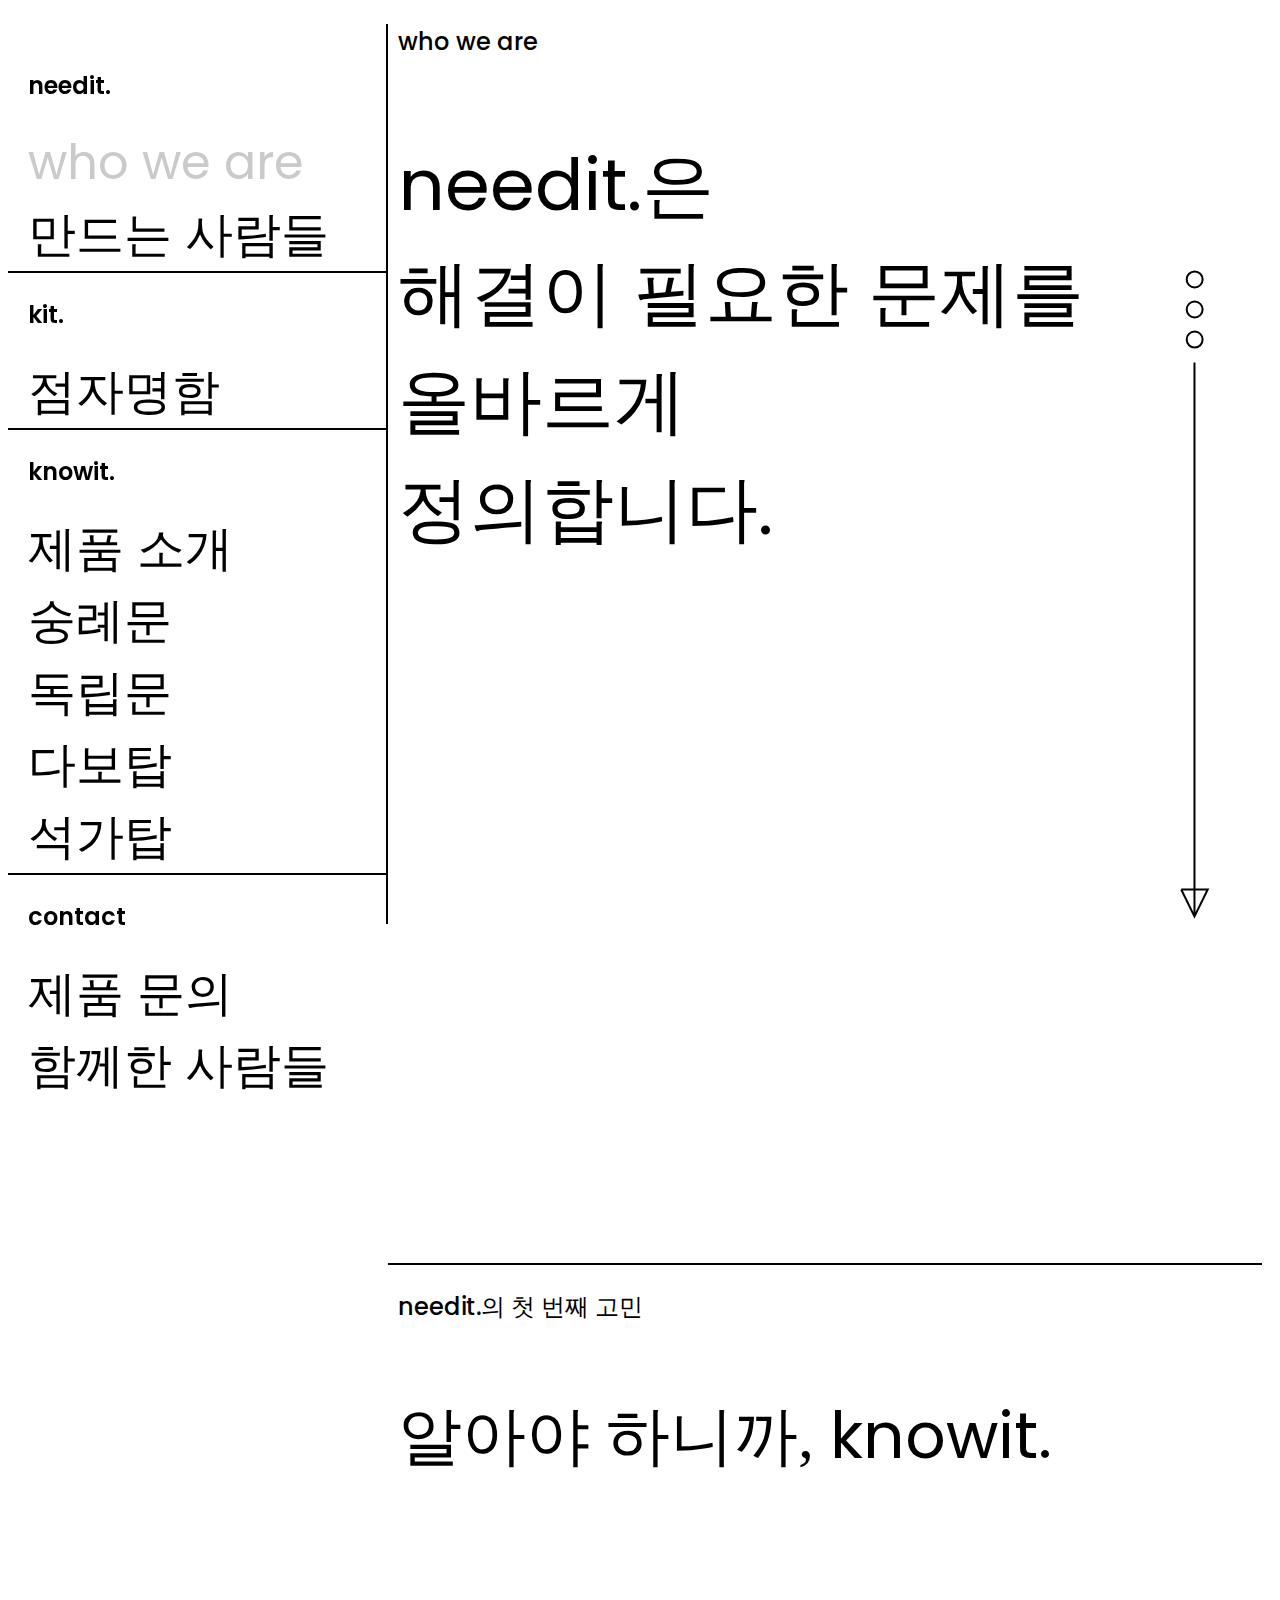
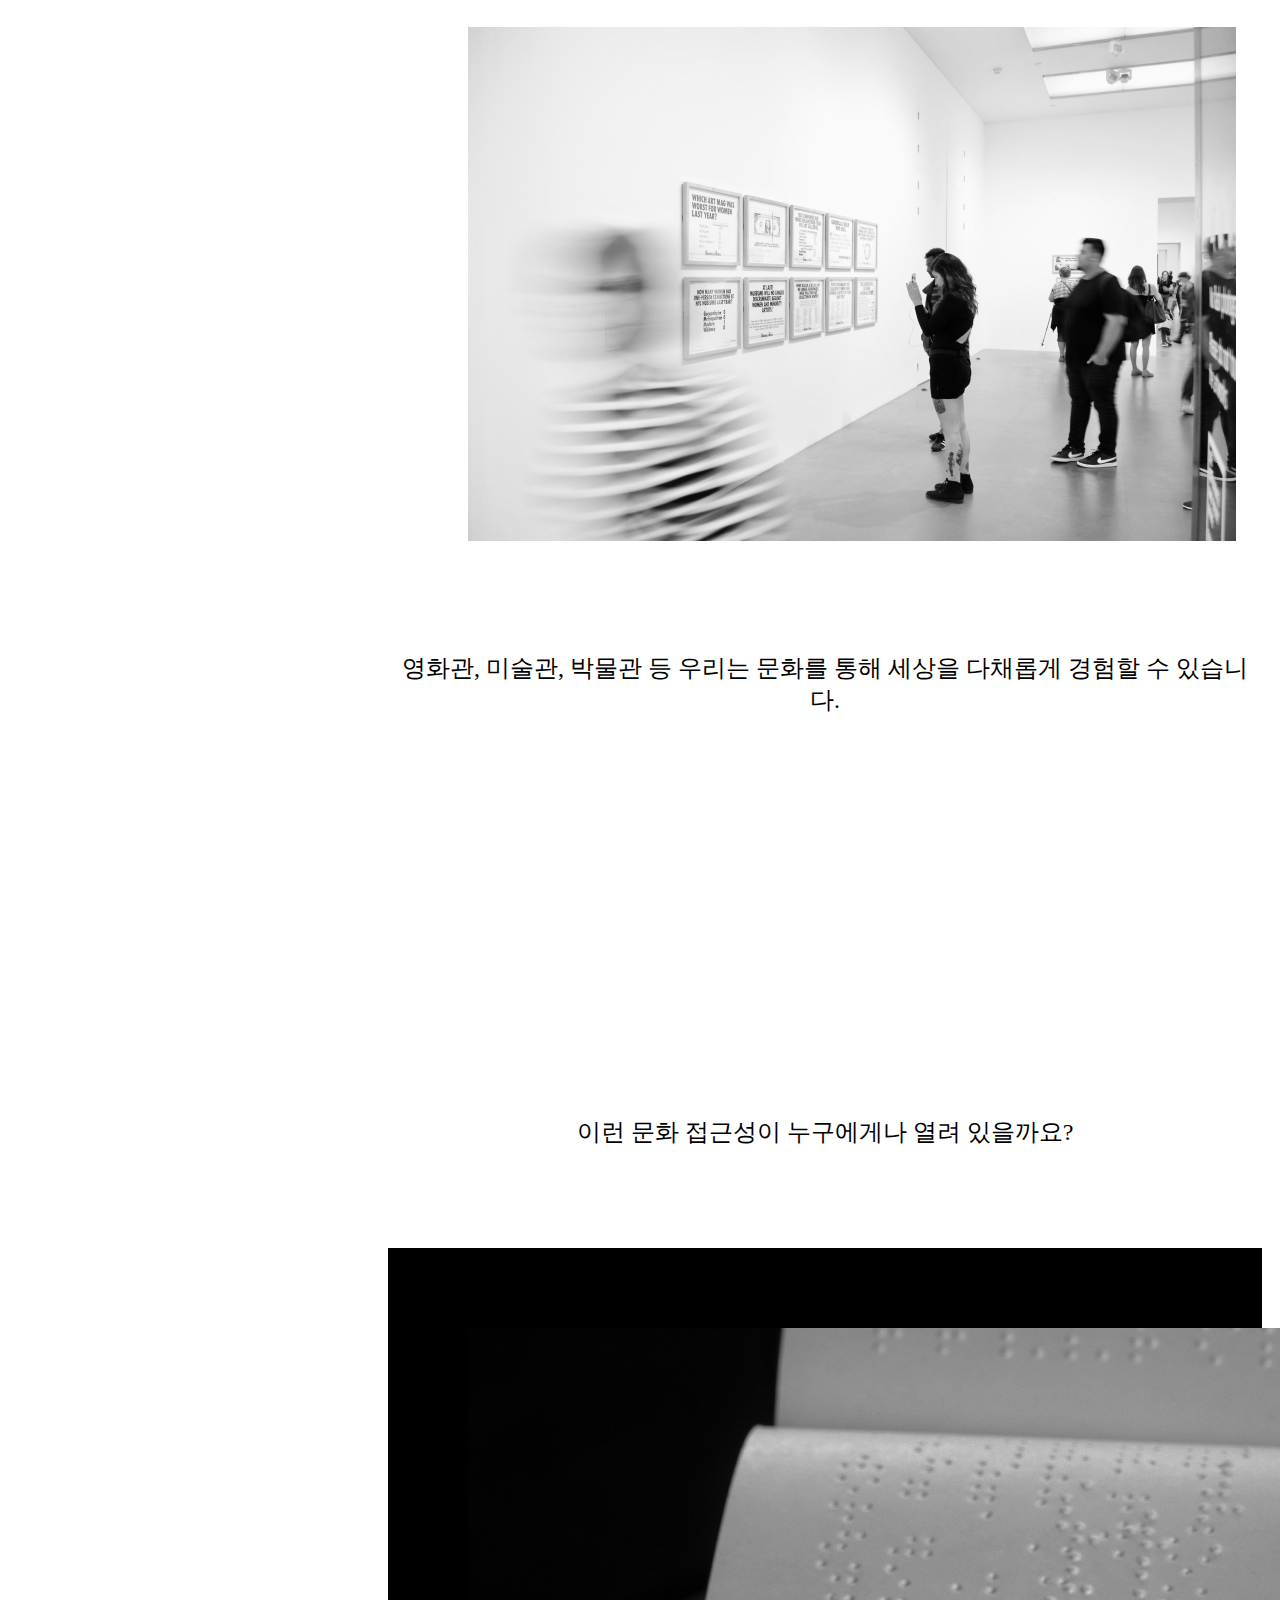
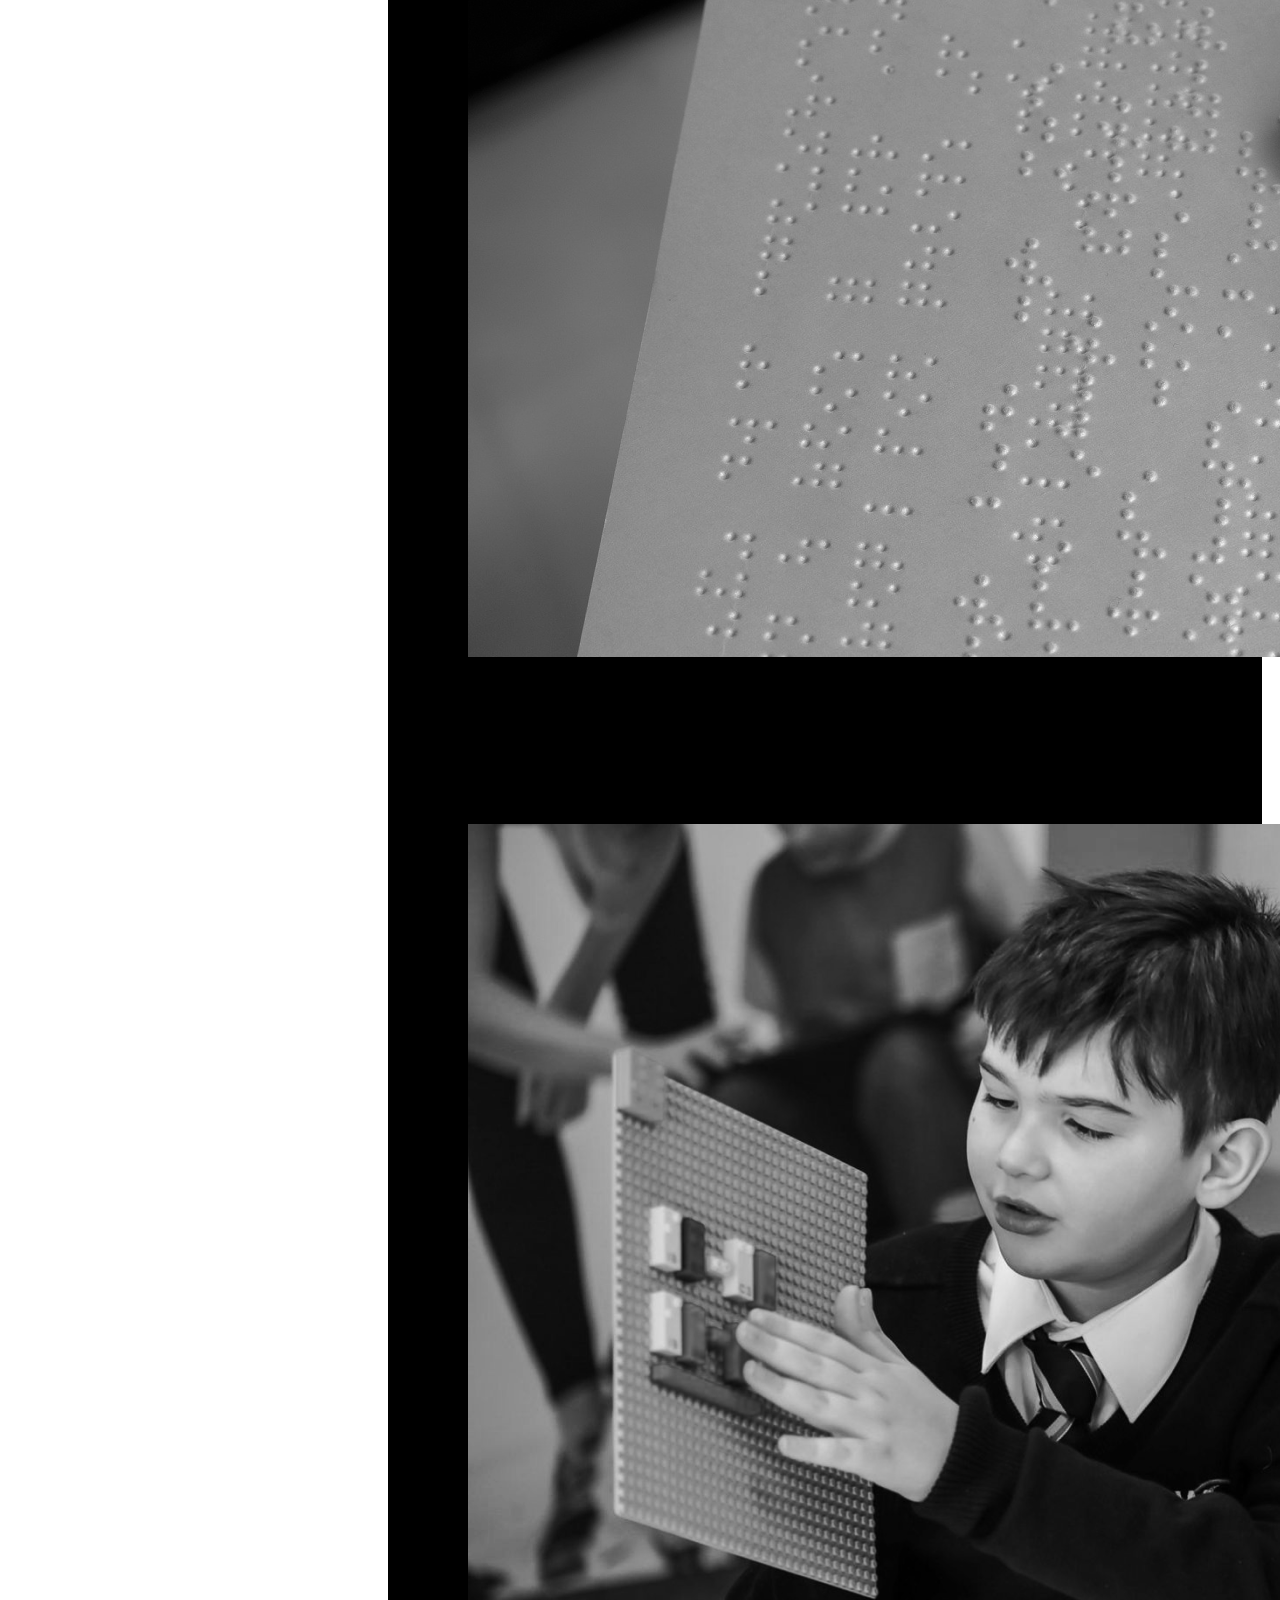
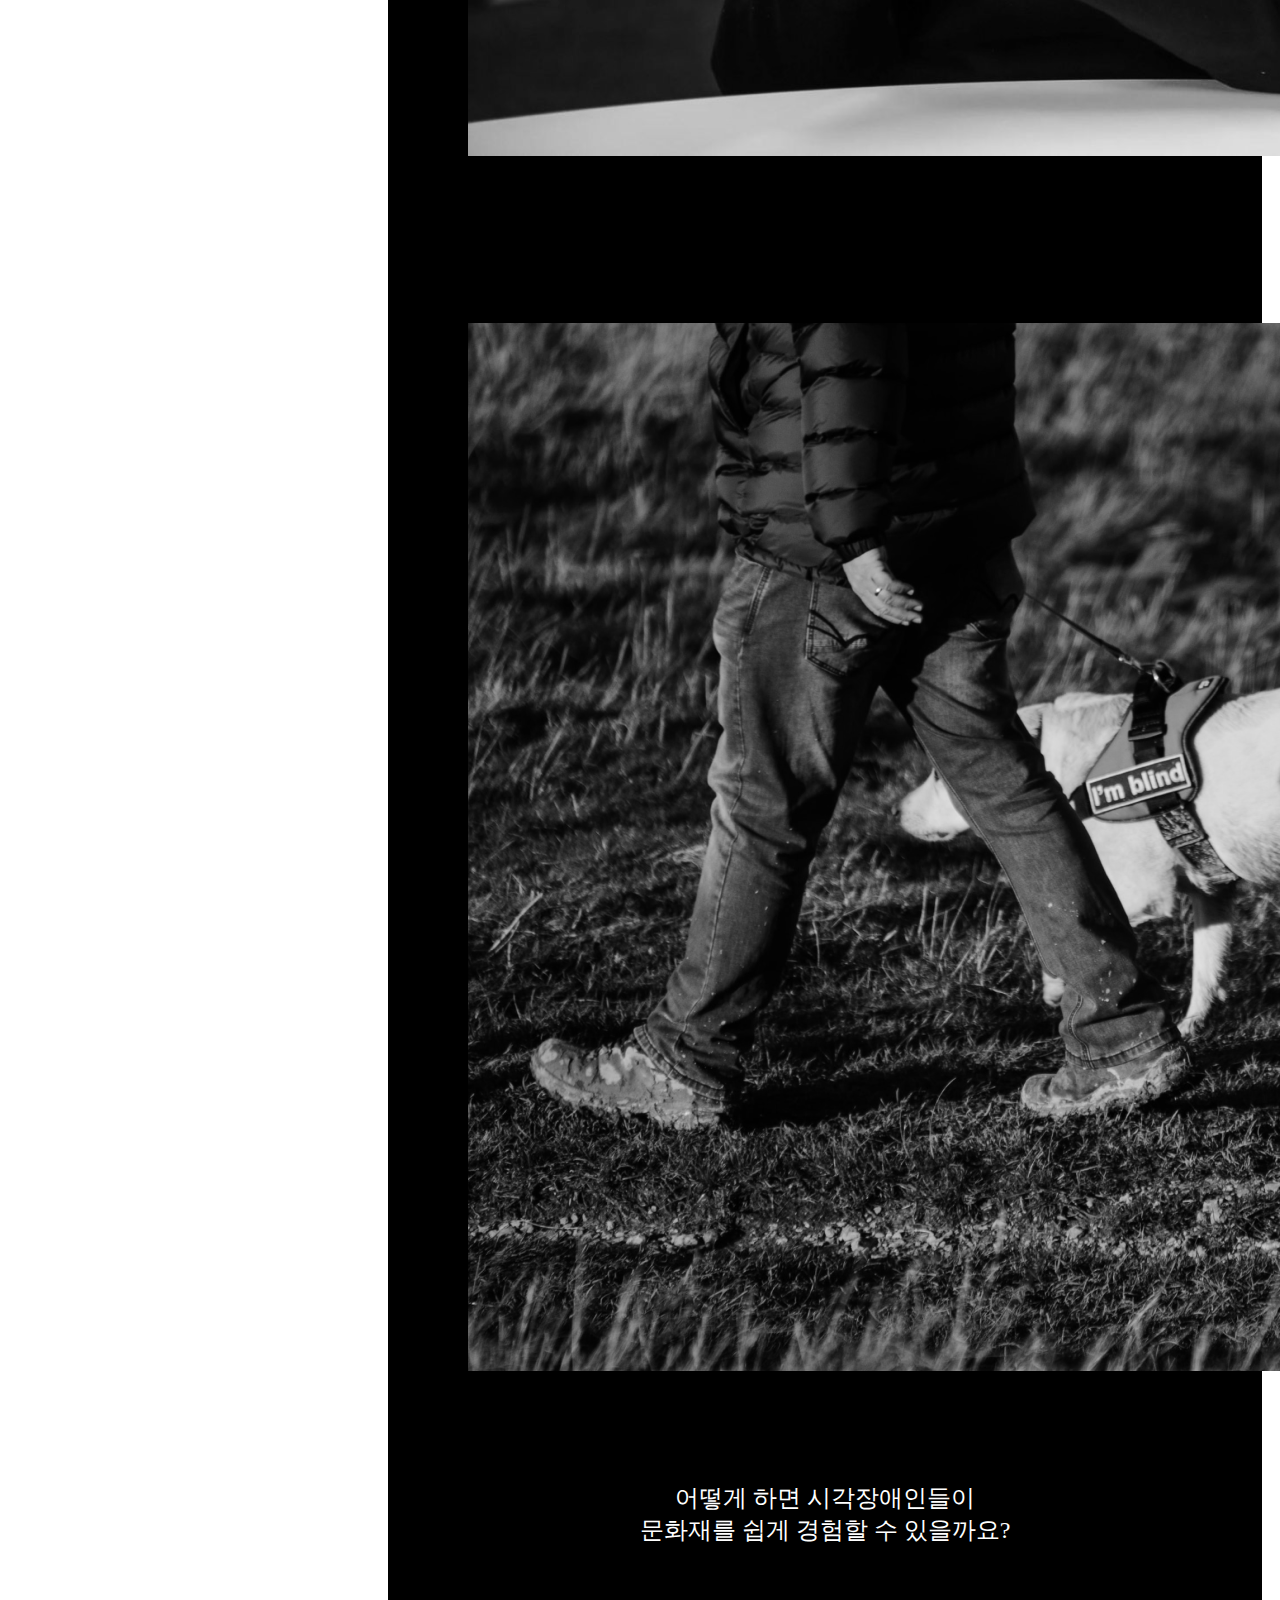
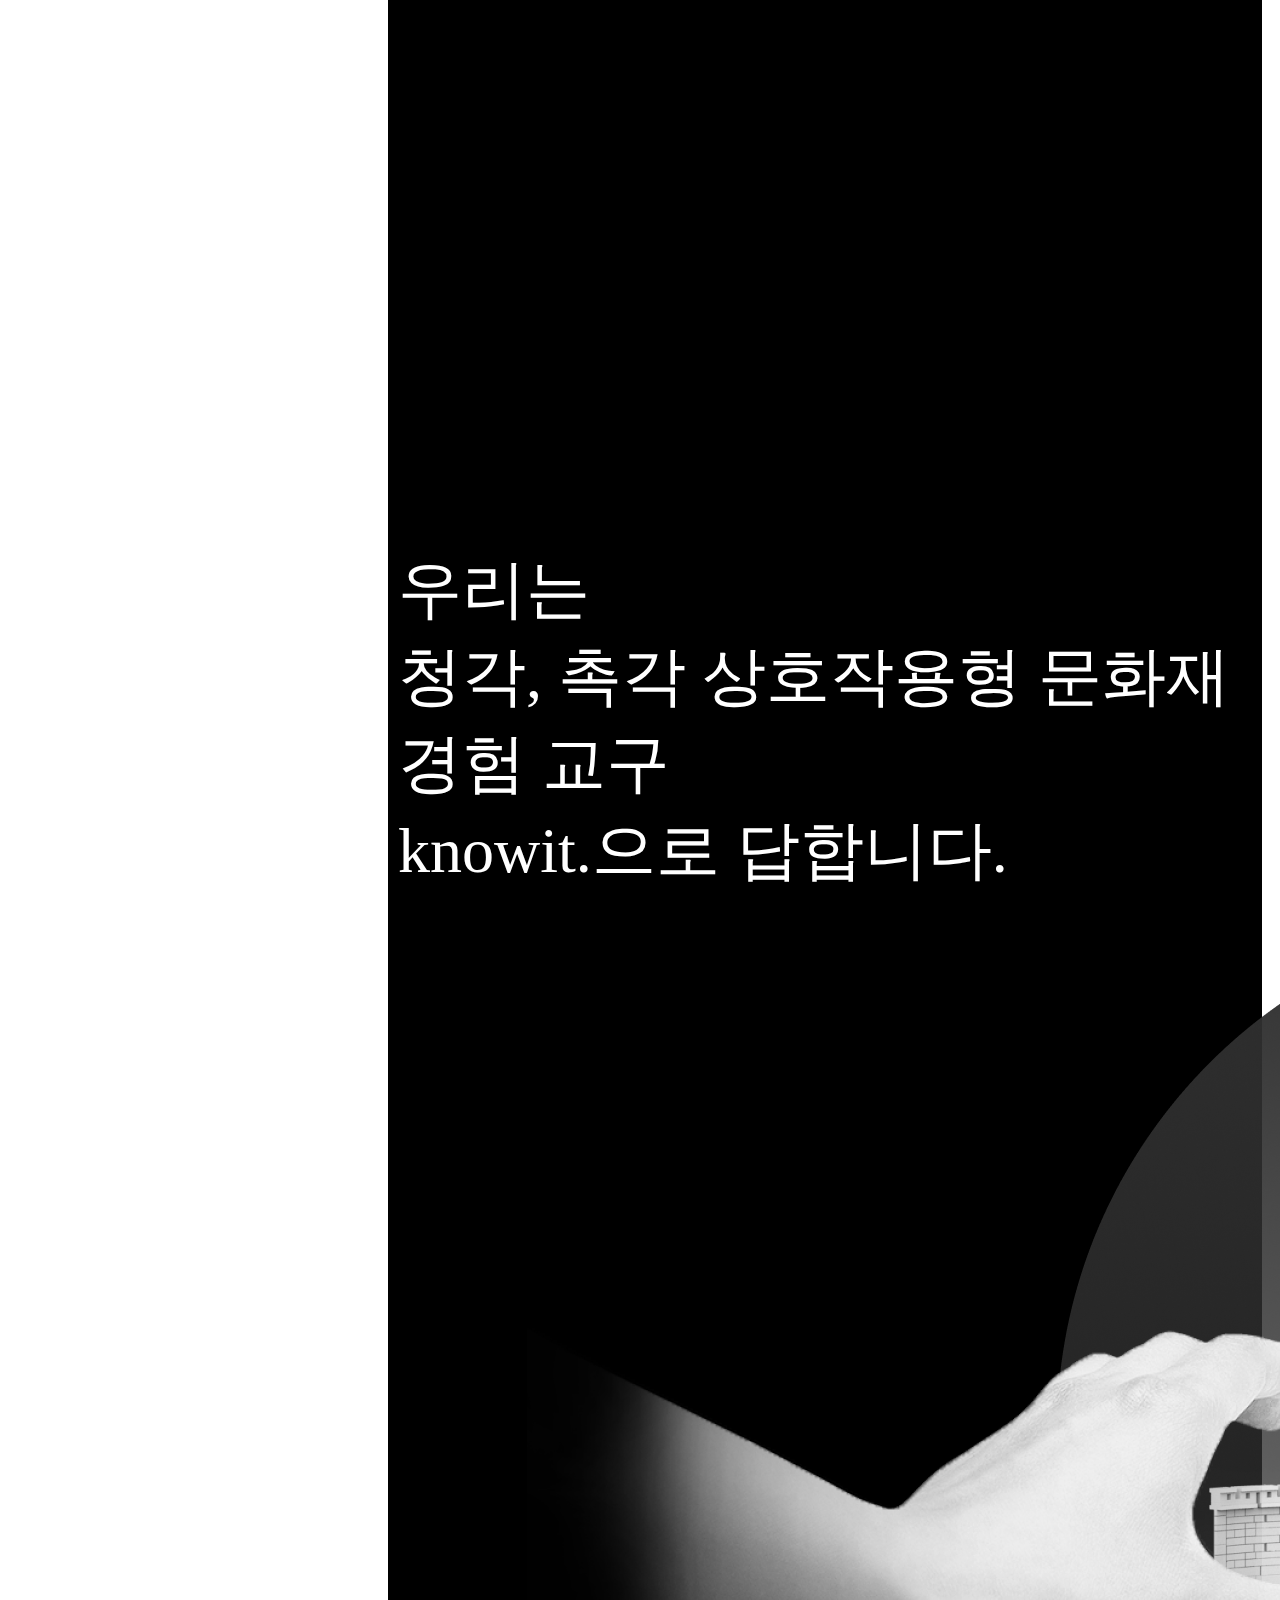
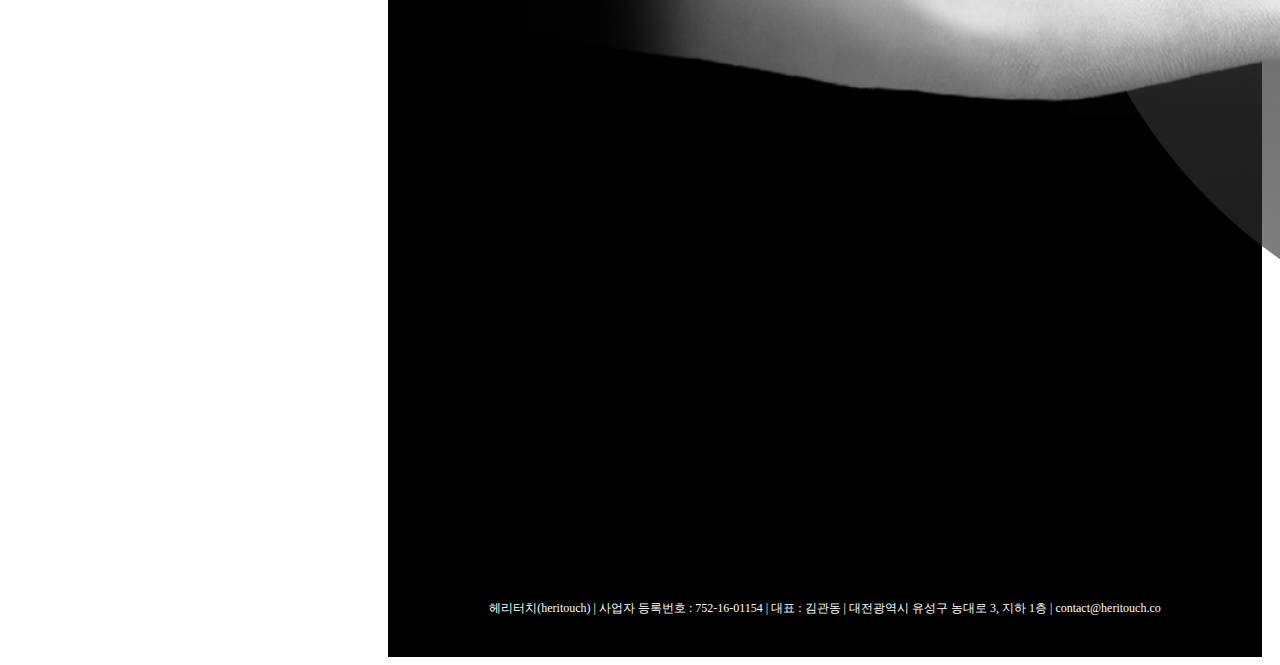
<file: index.html>
<!DOCTYPE html>
<html lang="en">
<head>
    <meta charset="UTF-8">
    <meta name="viewport" content="width=device-width, initial-scale=1.0">
    <title>needit</title>
    <link rel="stylesheet" href="./style.css"/>
    <!-- CSS only -->
    
<link href="https://cdn.jsdelivr.net/npm/bootstrap@5.0.2/dist/css/bootstrap.min.css" rel="stylesheet" integrity="sha384-EVSTQN3/azprG1Anm3QDgpJLIm9Nao0Yz1ztcQTwFspd3yD65VohhpuuCOmLASjC" crossorigin="anonymous">
<link rel="preconnect" href="https://fonts.googleapis.com">
<link rel="preconnect" href="https://fonts.gstatic.com" crossorigin>
<link href="https://fonts.googleapis.com/css2?family=Poppins:wght@400;500;600&display=swap" rel="stylesheet">


</head>
<body>
    <div id="hamburger">
<input class="burger-check" type="checkbox" id="burger-check" />
        <label class="burger-icon" for="burger-check">
            <span class="burger-sticks"></span>
        </label>
        <div class="menu" style="width: 400px">
            <div id="divider" class="menuChild" style="height: 100%">
                
            </div>
            <div class="menuChild" style="width: 398px; padding-top: 10px;">
                <ul >
                    <p>
                        needit.
                    </p>
                    <li><a href="index.html"><span style="font-family: Poppins; color:rgb(202, 202, 202)">who we are</span></a></li>
                    <li><a href="teams.html">만드는 사람들</a></li>
                    <div id="horizontalDivider"></div>
                    
                    <p>
                        kit.
                    </p>
                    <li><a href="kit.html">점자명함</a></li>
                    <div id="horizontalDivider"></div>

                    <p>
                        knowit.
                    </p>
                    <li><a href="productIntro.html">제품 소개</a></li>
                    <li><a href="sungnyemun.html">숭례문</a></li>
                    <li><a href="doknipmun.html">독립문</a></li>
                    <li><a href="dabotap.html">다보탑</a></li>
                    <li><a href="seokgatap.html">석가탑</a></li>

                    <div id="horizontalDivider"></div>

                    <p>
                        contact
                    </p>
                    <li><a href="contact.html">제품 문의</a></li>
                    <li><a href="client.html">함께한 사람들</a></li>

                    
                  </ul>
            </div>
            

        </div>
    </div>
    
      
    <div class="row" >

        

        <div class="col-sm-4" id=navWrapper>
            <div id="nav">
                <ul>
                    <p>
                        needit.
                    </p>
                    <li><a href="index.html"><span style="font-family: Poppins; color:rgb(202, 202, 202)">who we are</span></a></li>
                    <li><a href="teams.html">만드는 사람들</a></li>
                    <div id="horizontalDivider"></div>
                    
                    <p>
                        kit.
                    </p>
                    <li><a href="kit.html">점자명함</a></li>
                    <div id="horizontalDivider"></div>

                    <p>
                        knowit.
                    </p>
                    <li><a href="productIntro.html">제품 소개</a></li>
                    <li><a href="sungnyemun.html">숭례문</a></li>
                    <li><a href="doknipmun.html">독립문</a></li>
                    <li><a href="dabotap.html">다보탑</a></li>
                    <li><a href="seokgatap.html">석가탑</a></li>

                    <div id="horizontalDivider"></div>

                    <p>
                        contact
                    </p>
                    <li><a href="contact.html">제품 문의</a></li>
                    <li><a href="client.html">함께한 사람들</a></li>

                    
                  </ul>

            </div>
            <div id="divider" class="navDivider">
                
            </div>
            
        </div>
        <div class="col-sm-8" id=contentsWrapper>
            
            
            <div id="textWrapper">
                <p id=title>
                    who we are
                </p>
                <p id="largerText" class="sentence1">
                    <span id="largerTextEng">needit.</span>은<br>해결이 필요한 문제를<br>올바르게<br>정의합니다.
                </p>

                <div class="arrow arrow--top">
                    <svg xmlns="http://www.w3.org/2000/svg" width="270.11" height="649.9" overflow="visible">
                      <style>
                        .geo-arrow {
                          fill: none;
                          stroke: #000000;
                          stroke-width: 2;
                          stroke-miterlimit: 10
                        }
                      </style>
                      
                      <circle class="geo-arrow item-to bounce-2" cx="194.65" cy="69.54" r="7.96" />
                      <circle class="geo-arrow draw-in" cx="194.65" cy="39.5" r="7.96" />
                      <circle class="geo-arrow item-to bounce-3" cx="194.65" cy="9.46" r="7.96" />
                      <g class="geo-arrow item-to bounce-2">
                        <path class="st0 draw-in" d="M181.21 619.5l13.27 27 13.27-27zM194.48 644.5v-552" />
                      </g>
                    </svg>
                  </div>
                  
                  <!-- <div class="main">
                    <div class="main__text-wrapper">     
                      <svg xmlns="http://www.w3.org/2000/svg" class="dotted-circle" width="352" height="352" overflow="visible">
                  <circle cx="176" cy="176" r="174" fill="none" stroke="#000000" stroke-width="2" stroke-miterlimit="10" stroke-dasharray="12.921,11.9271"/>
                </svg>
                    </div>
                  </div> -->

                  

                
                <!-- <p id="largerText" class="sentence2">
                    <span id="largerTextEng">needit.</span>은<br>많은 사람들이 집중하지 않지만<br>꼭 필요한 문제에<br>집중합니다.
                </p> -->
            </div>
            <!-- <div id=tempt> -->

            
            <div style="margin-top: 700px;"id="horizontalDivider"></div>
            
            <div id="textWrapper">
                <p id=title>
                    <span id="titleEng">needit.</span>의 첫 번째 고민
                </p>

                <p id="largeText">
                    알아야 하니까, <span id="largeTextEng">knowit.</span>
                </p>
            </div>
            
            <div class="text-center" style="padding:5em;">
                <img src="img/museum.png" class="img-fluid"alt="museum">
            </div>
            
            <div id="textWrapper">

                <p id="smallText" style = "text-align: center; margin-bottom: 400px;">영화관, 미술관, 박물관 등 우리는 문화를 통해 세상을 다채롭게 경험할 수 있습니다.</p>
                <p id="smallText" style = "text-align: center; margin-bottom: 100px;">이런 문화 접근성이 누구에게나 열려 있을까요?</p>
            </div>


            <div style="background-color: black;">
                <div class="text-center" style="padding:5em;">
                    <img src="img/braille.png" class="img-fluid"alt="braille">
                </div>

                <div class="text-center" style="padding:5em;">
                    <img src="img/braille_child.png" class="img-fluid"alt="braille">
                </div>

                <div class="text-center" style="padding:5em;">
                    <img src="img/dog.png" class="img-fluid"alt="braille">
                </div>

                <p id="smallText" style = "text-align: center; color: white; margin-bottom: 600px;" >어떻게 하면 시각장애인들이 <br>
                문화재를 쉽게 경험할 수 있을까요?</p>
                <div id="textWrapper">
                    <p id="largeText" style="color: white;  margin:0px" >
                        우리는<br>청각, 촉각 상호작용형 문화재 경험 교구 <br>knowit.으로 답합니다.
                    </p>
                </div>
                    <p style="text-align:right; margin-bottom: 200px;">
                        <img src="img/main_fin.png" class="img-fluid" alt="product_image">
                    </p>
                        
                    

                    
                        <p id="smallText" style="color: white; text-align: center; margin:0px; padding: 40px; font-size: 12px">헤리터치(heritouch) | 사업자 등록번호 : 752-16-01154 | 대표 : 김관동 | 대전광역시 유성구 농대로 3, 지하 1층 | contact@heritouch.co</p>
                        
                    
                
                
                
                
                

                
                

            </div>


            




        </div>


        
    </div>
    
        
</body>
</html>
</file>
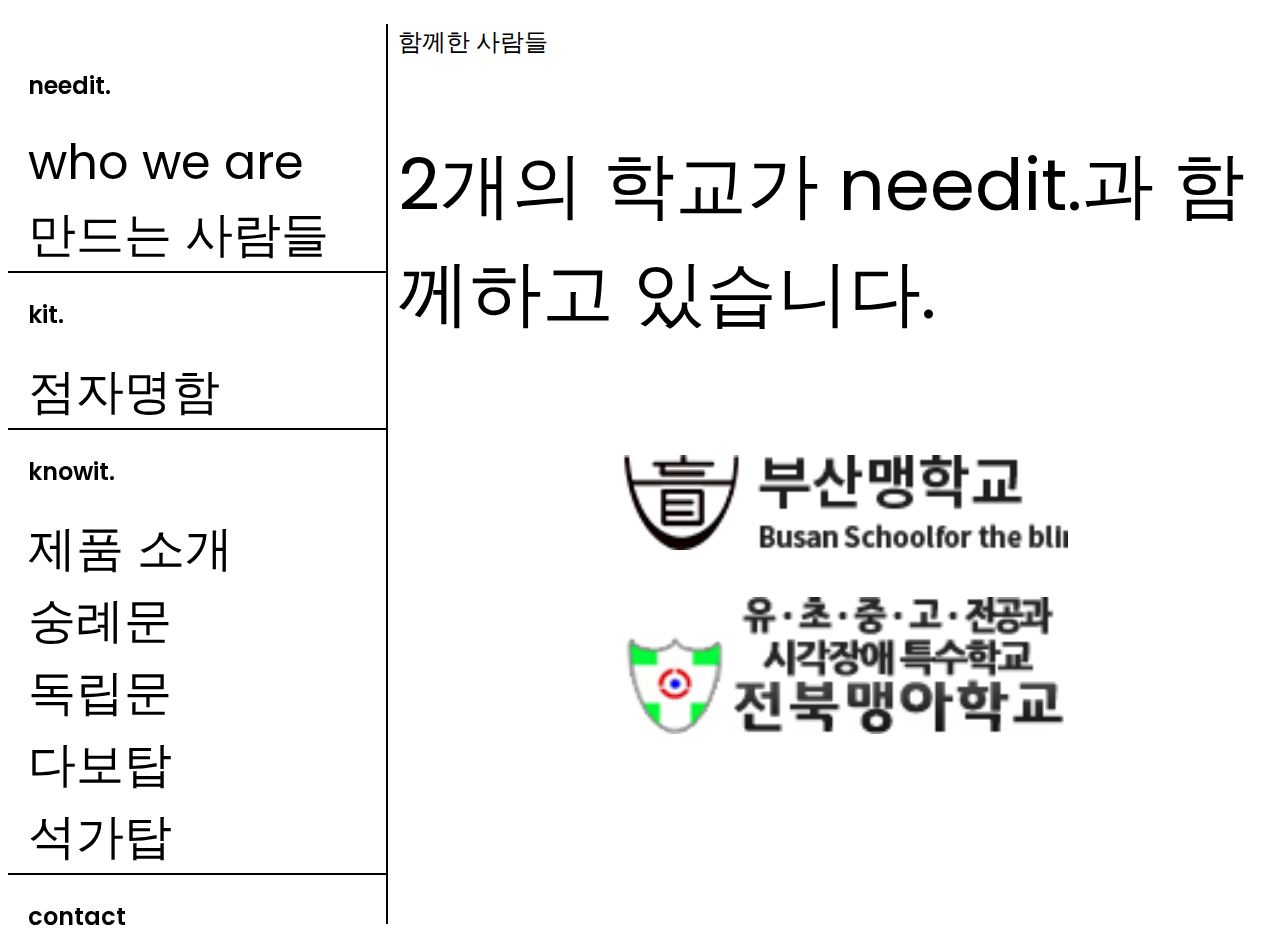
<file: client.html>
<!DOCTYPE html>
<html lang="en">
<head>
    <meta charset="UTF-8">
    <meta name="viewport" content="width=device-width, initial-scale=1.0">
    <title>needit</title>
    <link rel="stylesheet" href="./style.css"/>
    <link rel="preconnect" href="https://fonts.googleapis.com">
<link rel="preconnect" href="https://fonts.gstatic.com" crossorigin>
<link href="https://fonts.googleapis.com/css2?family=Poppins:wght@400;500;600&display=swap" rel="stylesheet">
    
    
    <!-- CSS only -->
<link href="https://cdn.jsdelivr.net/npm/bootstrap@5.0.2/dist/css/bootstrap.min.css" rel="stylesheet" integrity="sha384-EVSTQN3/azprG1Anm3QDgpJLIm9Nao0Yz1ztcQTwFspd3yD65VohhpuuCOmLASjC" crossorigin="anonymous">

</head>
<body>
    <div id="hamburger">
        <input class="burger-check" type="checkbox" id="burger-check" />
                <label class="burger-icon" for="burger-check">
                    <span class="burger-sticks"></span>
                </label>
                <div class="menu" style="width: 400px">
                    <div id="divider" class="menuChild" style="height: 100%">
                        
                    </div>
                    <div class="menuChild" style="width: 398px; padding-top: 10px;">
                        <ul >
                            <p>
                                needit.
                            </p>
                            <li><a href="index.html"><span style="font-family: Poppins; ">who we are</span></a></li>
                            <li><a href="teams.html">만드는 사람들</a></li>
                            <div id="horizontalDivider"></div>
                            
                    <p>
                        kit.
                    </p>
                    <li><a href="kit.html">점자명함</a></li>
                    <div id="horizontalDivider"></div>
        
                            <p>
                                knowit.
                            </p>
                            <li><a href="productIntro.html">제품 소개</a></li>
                            <li><a href="sungnyemun.html">숭례문</a></li>
                            <li><a href="doknipmun.html" >독립문</a></li>
                            <li><a href="dabotap.html" >다보탑</a></li>
                            <li><a href="seokgatap.html">석가탑</a></li>
        
                            <div id="horizontalDivider"></div>
        
                            <p>
                                contact
                            </p>
                            <li><a href="contact.html">제품 문의</a></li>
                            <li><a href="client.html"style="color:rgb(202, 202, 202)">함께한 사람들</a></li>
        
                            
                          </ul>
                    </div>
                    
        
                </div>
            </div>
      
    <div class="row" >
        <div class="col-sm-4" id=navWrapper>
            <div id="nav">
                <ul>
                    <p>
                        needit.
                    </p>
                    <li><a href="index.html"><span style="font-family: Poppins; ">who we are</span></a></li>
                    <li><a href="teams.html">만드는 사람들</a></li>
                    <div id="horizontalDivider"></div>
                    
                    <p>
                        kit.
                    </p>
                    <li><a href="kit.html">점자명함</a></li>
                    <div id="horizontalDivider"></div>

                    <p>
                        knowit.
                    </p>
                    <li><a href="productIntro.html">제품 소개</a></li>
                    <li><a href="sungnyemun.html" >숭례문</a></li>
                    <li><a href="doknipmun.html">독립문</a></li>
                    <li><a href="dabotap.html">다보탑</a></li>
                    <li><a href="seokgatap.html" >석가탑</a></li>

                    <div id="horizontalDivider"></div>

                    <p>
                        contact
                    </p>
                    <li><a href="contact.html" >제품 문의</a></li>
                    <li><a href="client.html" style="color:rgb(202, 202, 202)">함께한 사람들</a></li>

                    
                  </ul>

            </div>
            <div id="divider" class="navDivider">
                
            </div>
            
        </div>
        <div class="col-sm-8" id="contentsWrapper" >
            <div id="textWrapper">
                <p id="title">
                    함께한 사람들
                </p>
                <p id="largerText">
                    2개의 학교가 <span id="largerTextEng">needit.</span>과 함께하고 있습니다.
                </p>
                
            </div>
            <div style="text-align: center; margin-top: 3em; margin-bottom: 10em;" >
                <div style="display:inline-block; margin: 1em;">
                    <img src="img/client1.png" class="img-fluid logo"alt="braille">
                    <img src="img/client2.png" class="img-fluid logo"alt="braille">
                    
                </div>
            </div>

            
                
        </div>
                
                  

                    
                

                
            
            










                    
                        
                        
                    
                
                
                
                
                

                
                

            </div>


            




    
        
</body>
</html>
</file>
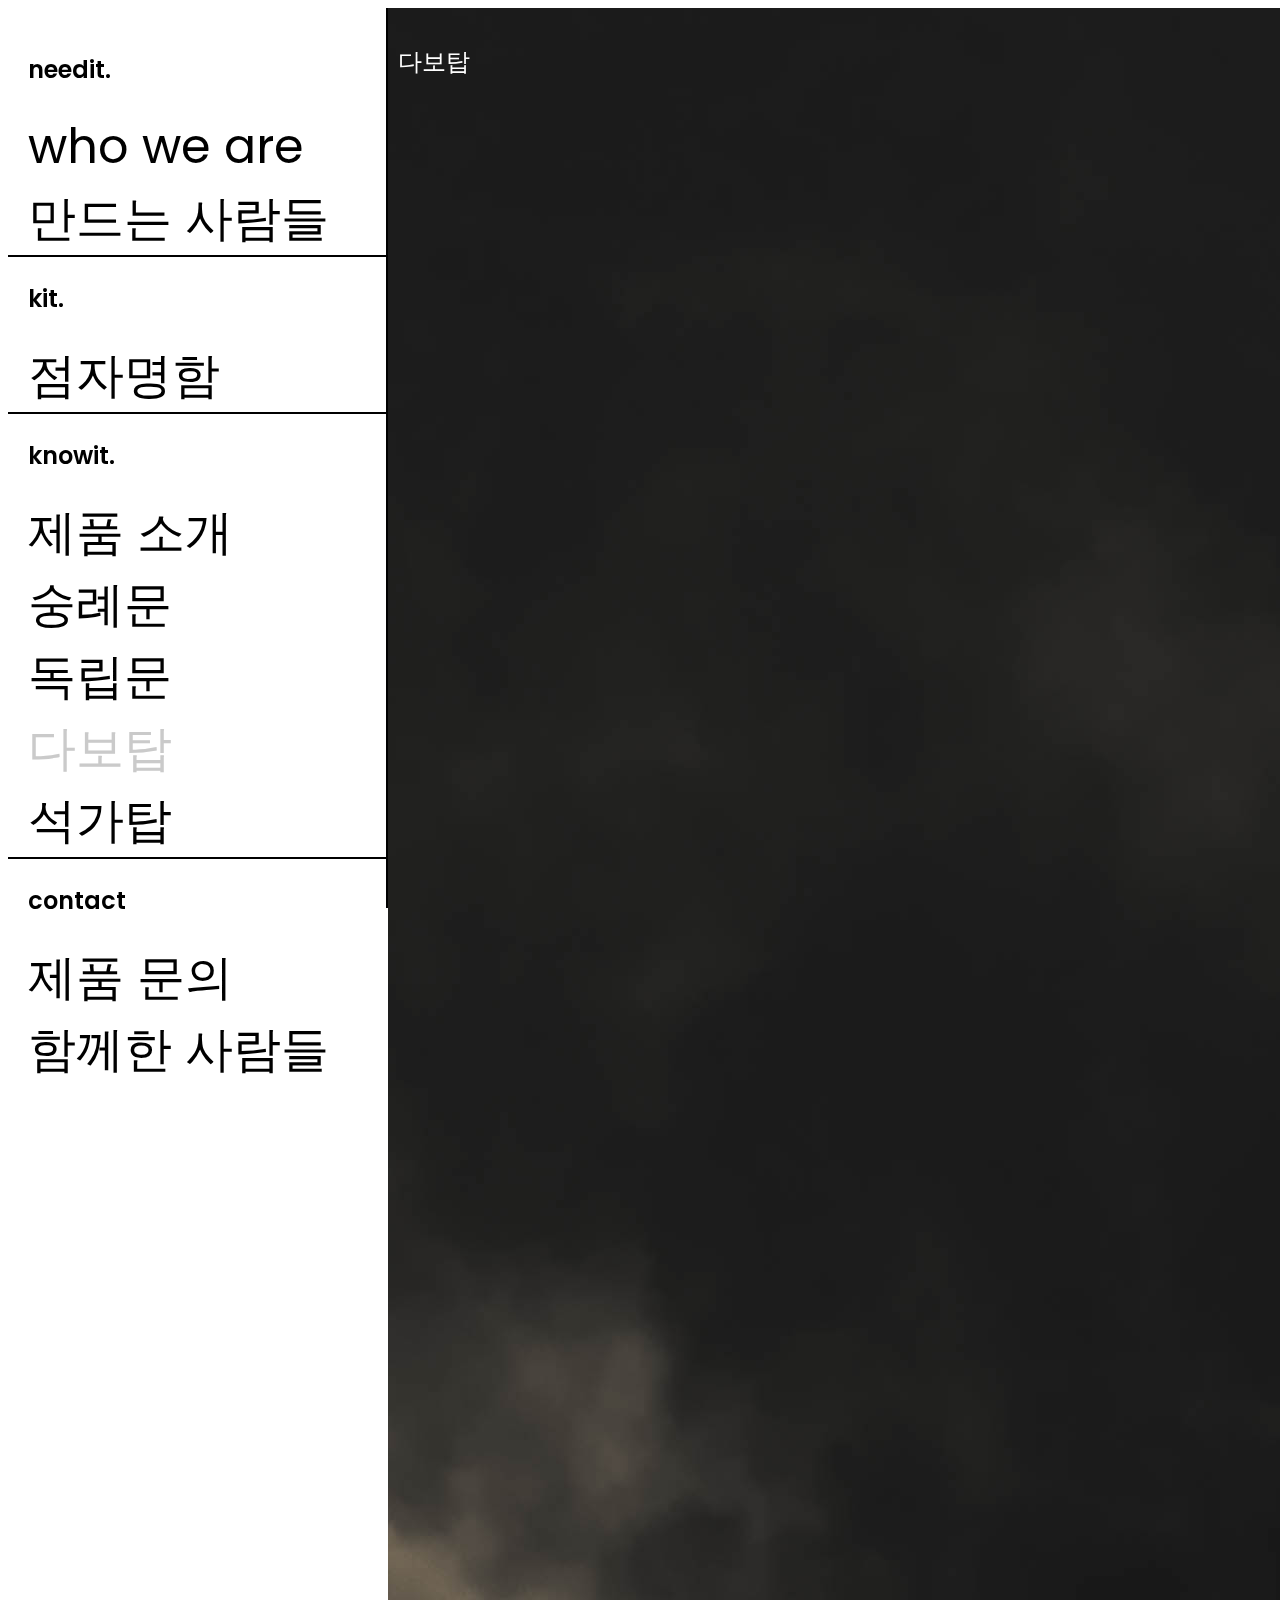
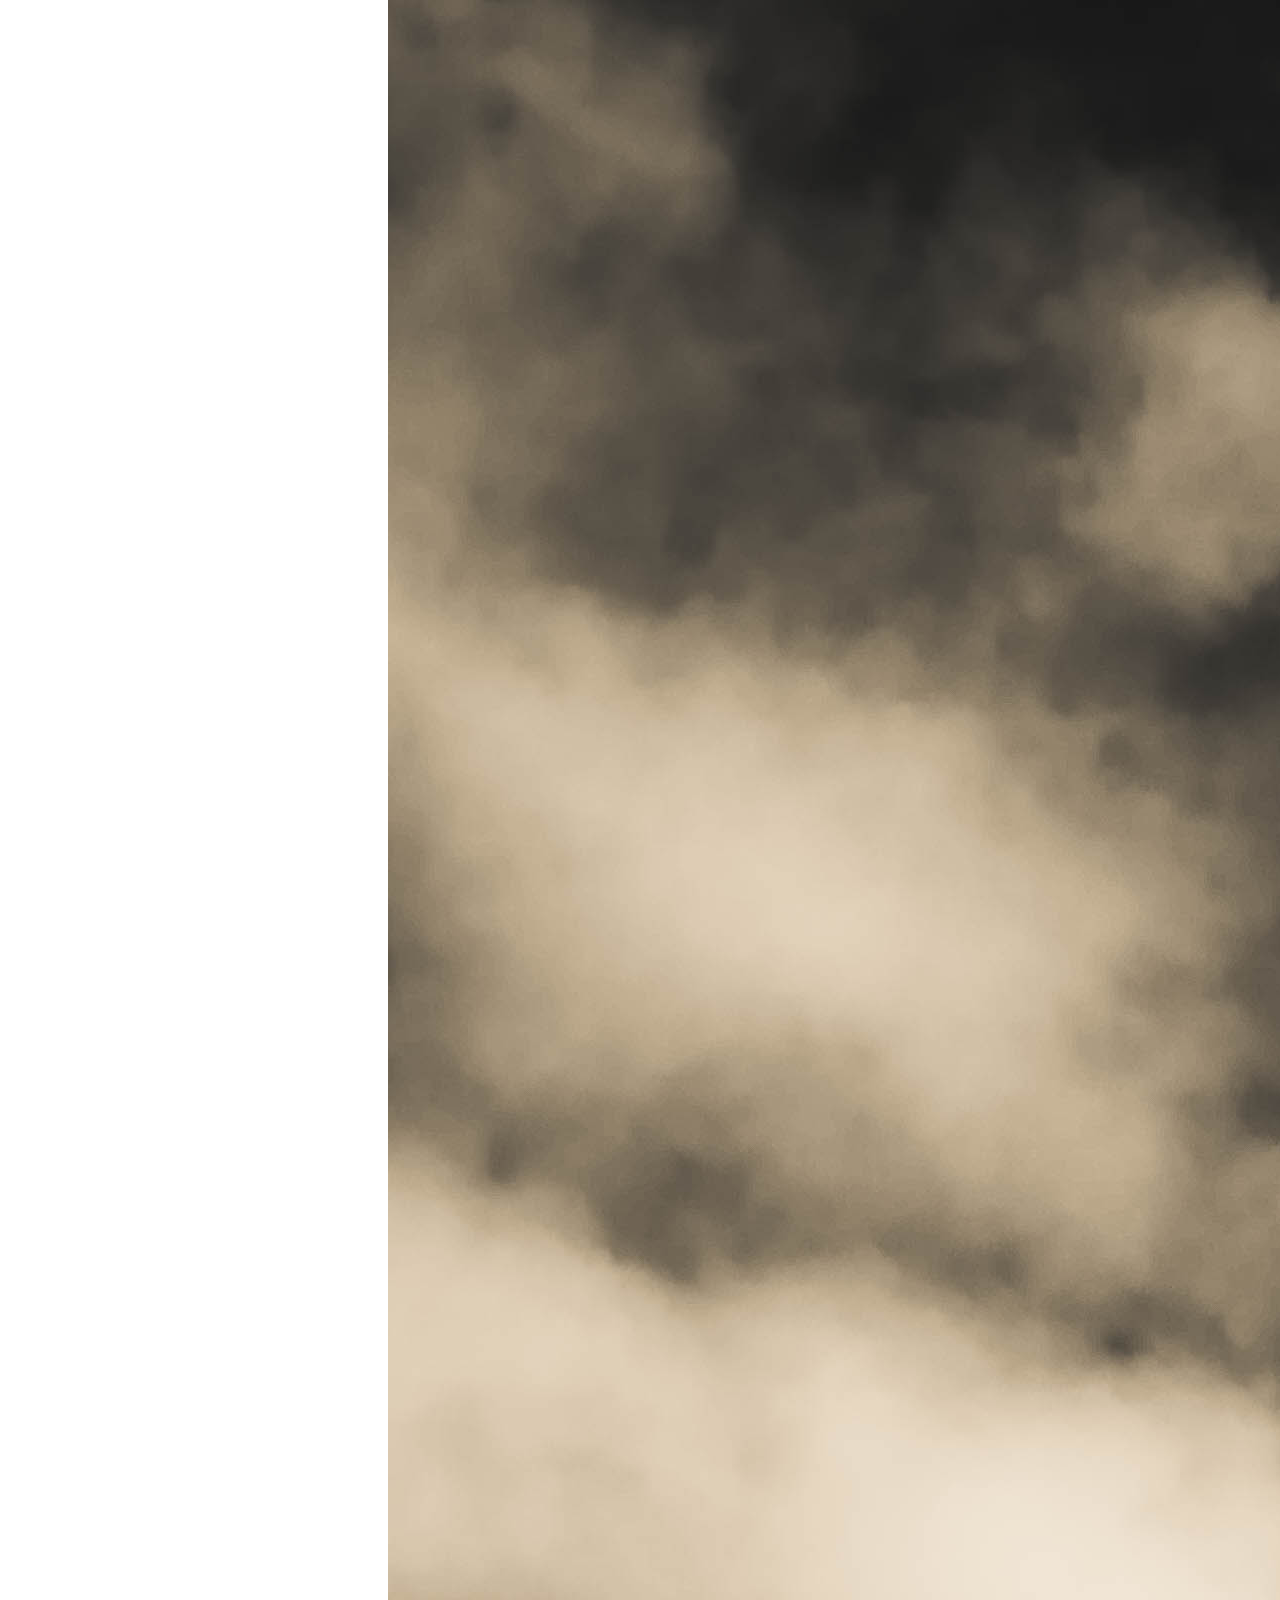
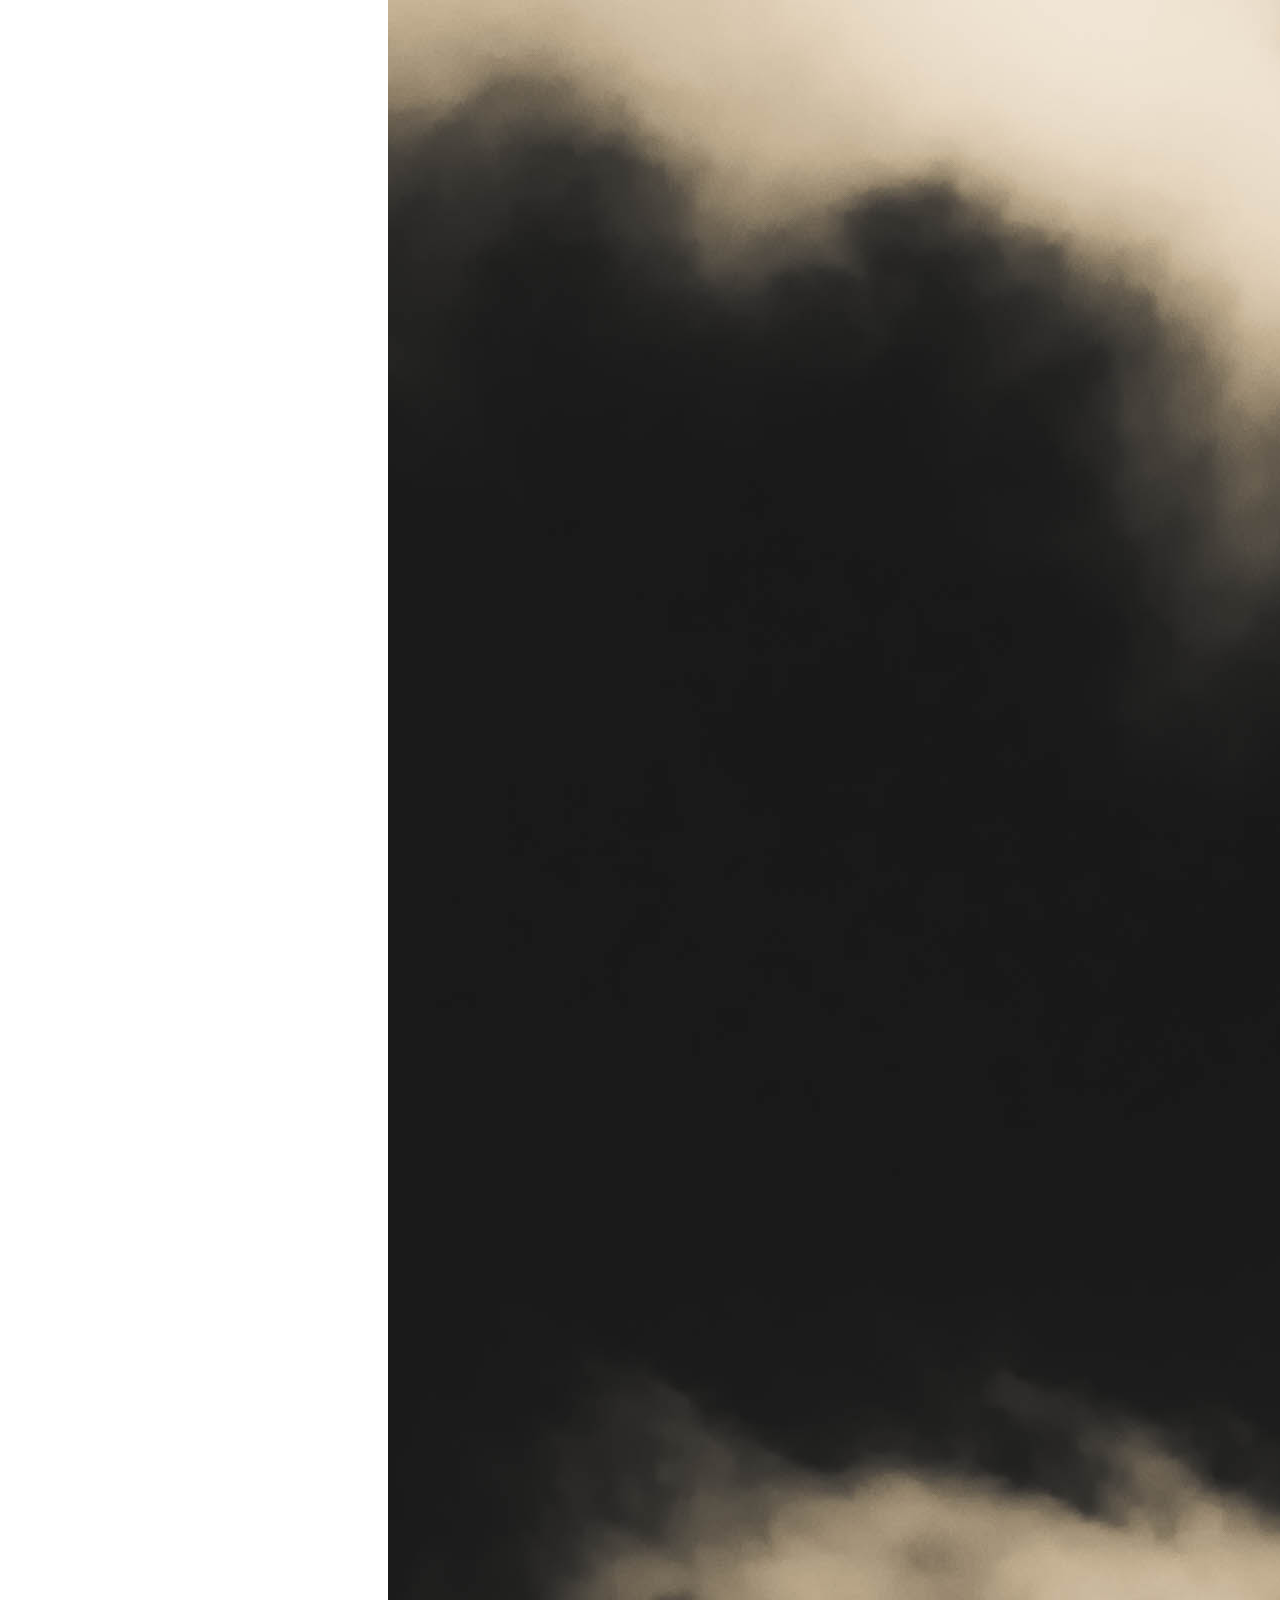
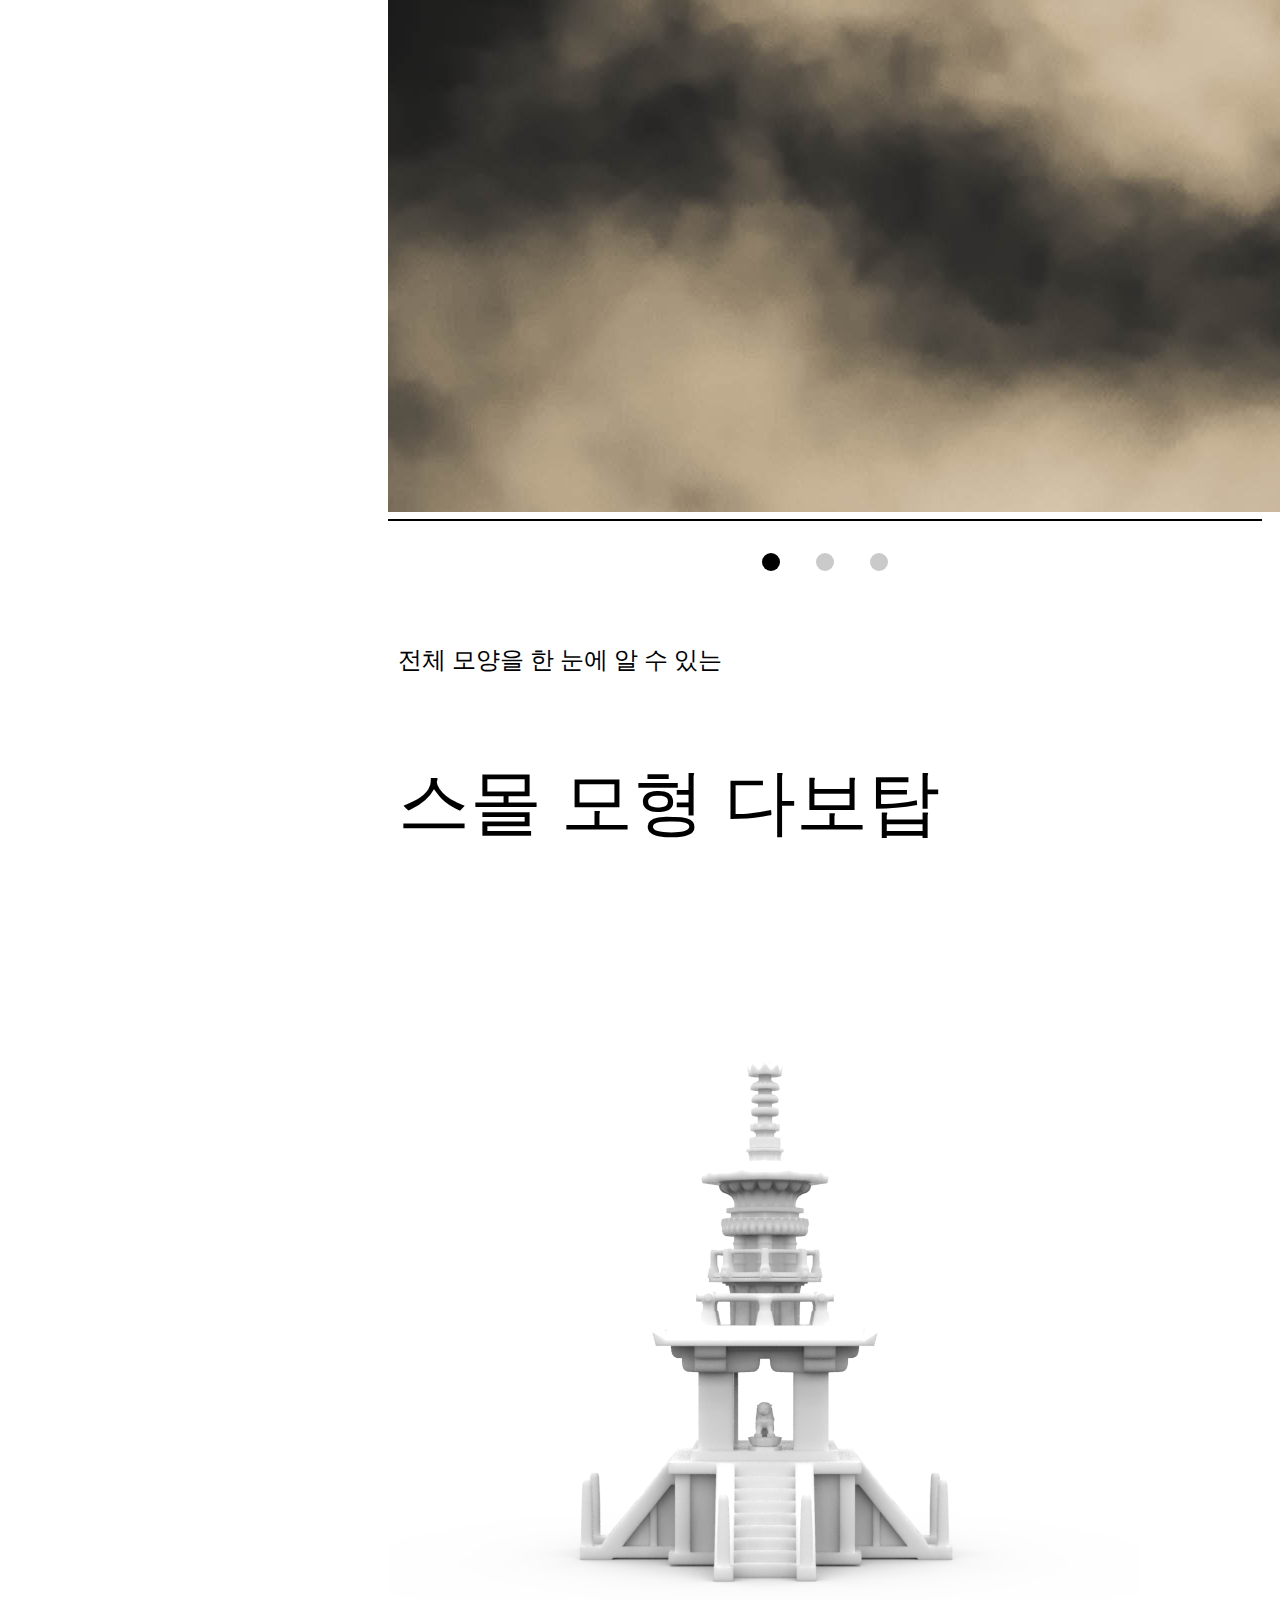
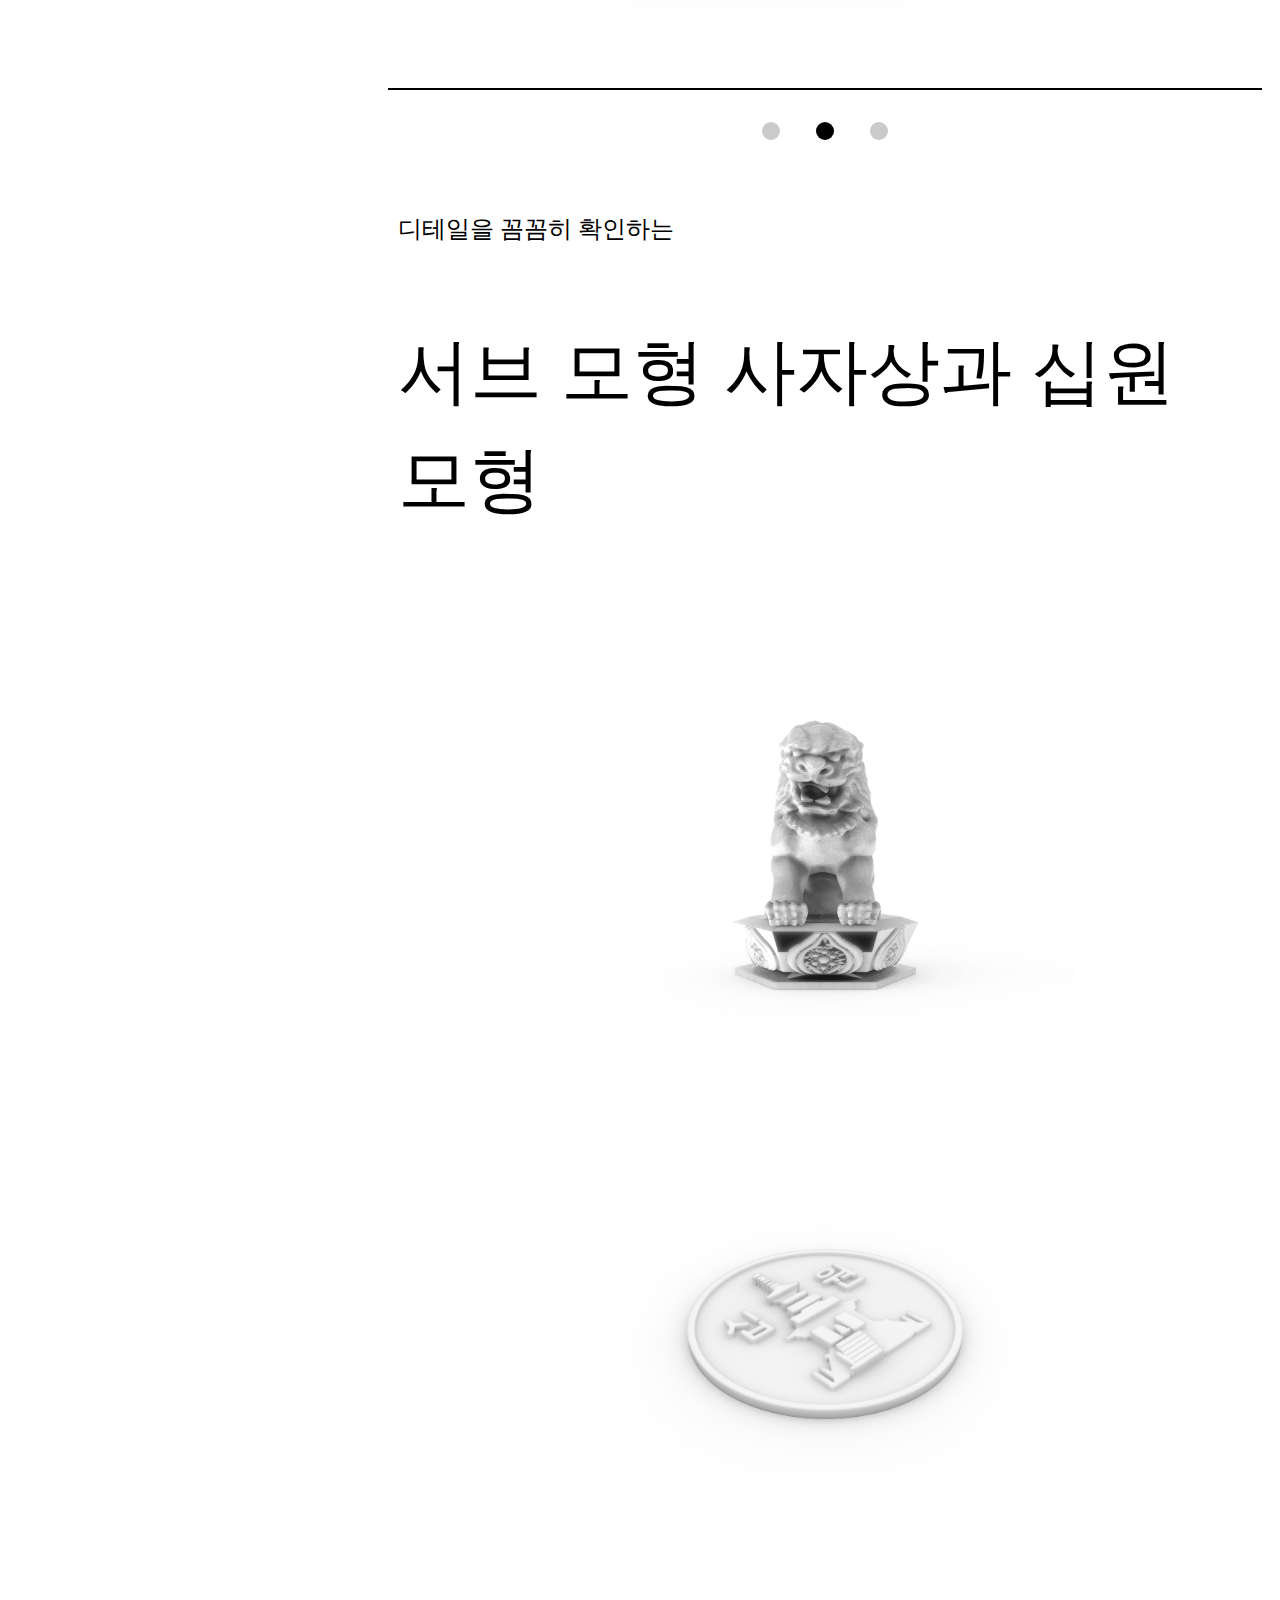
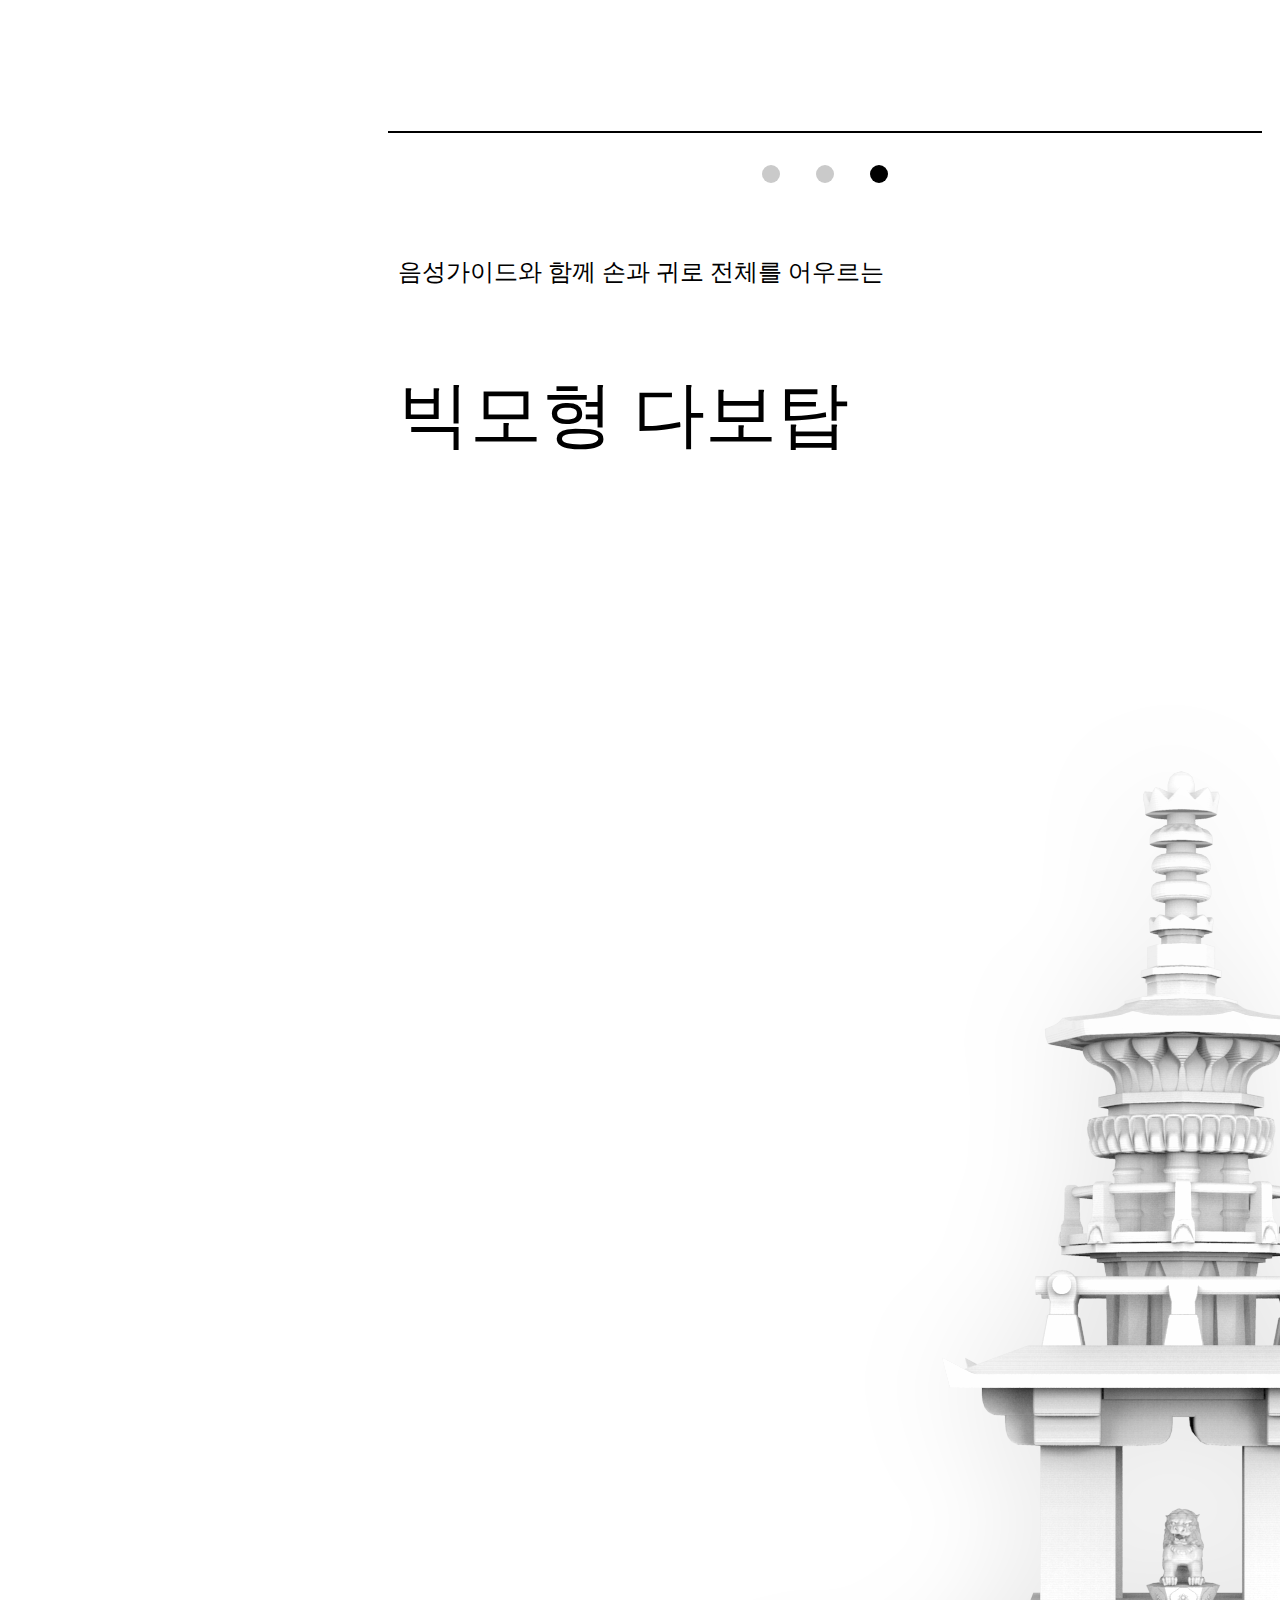
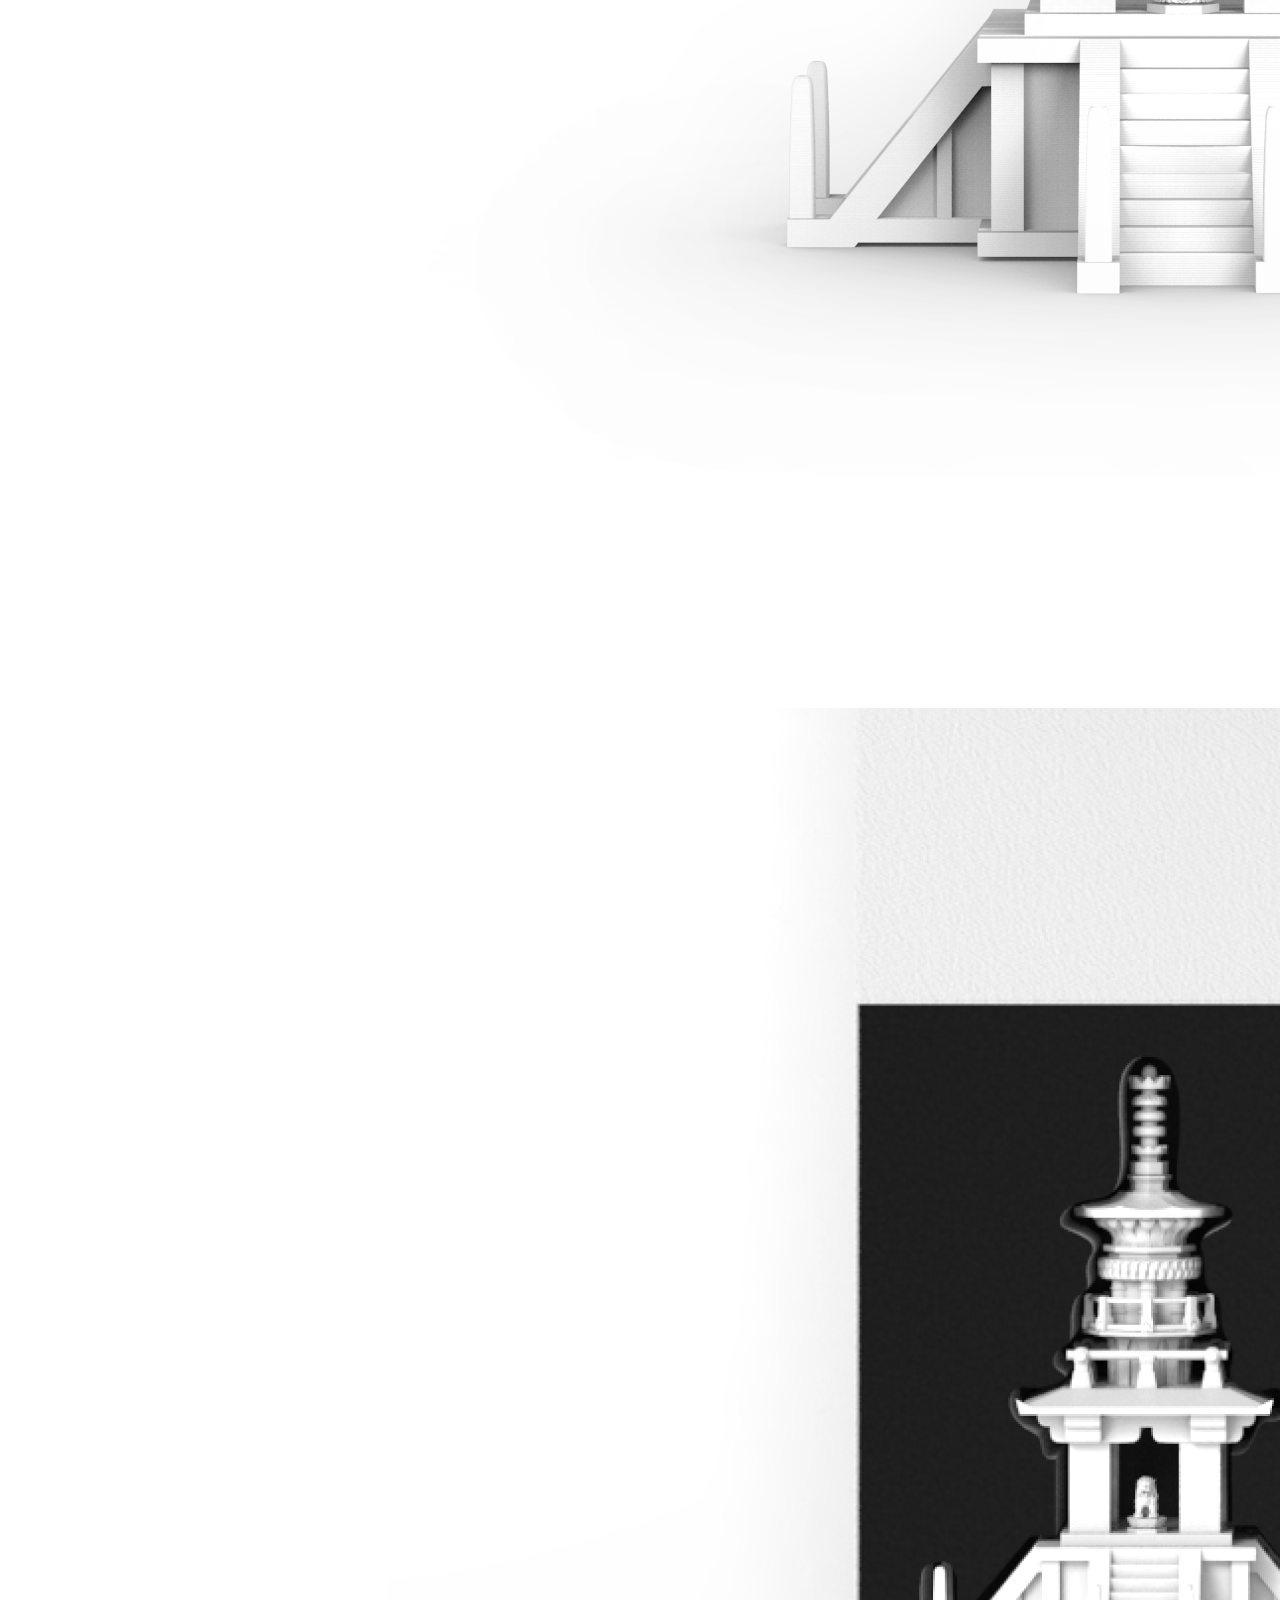
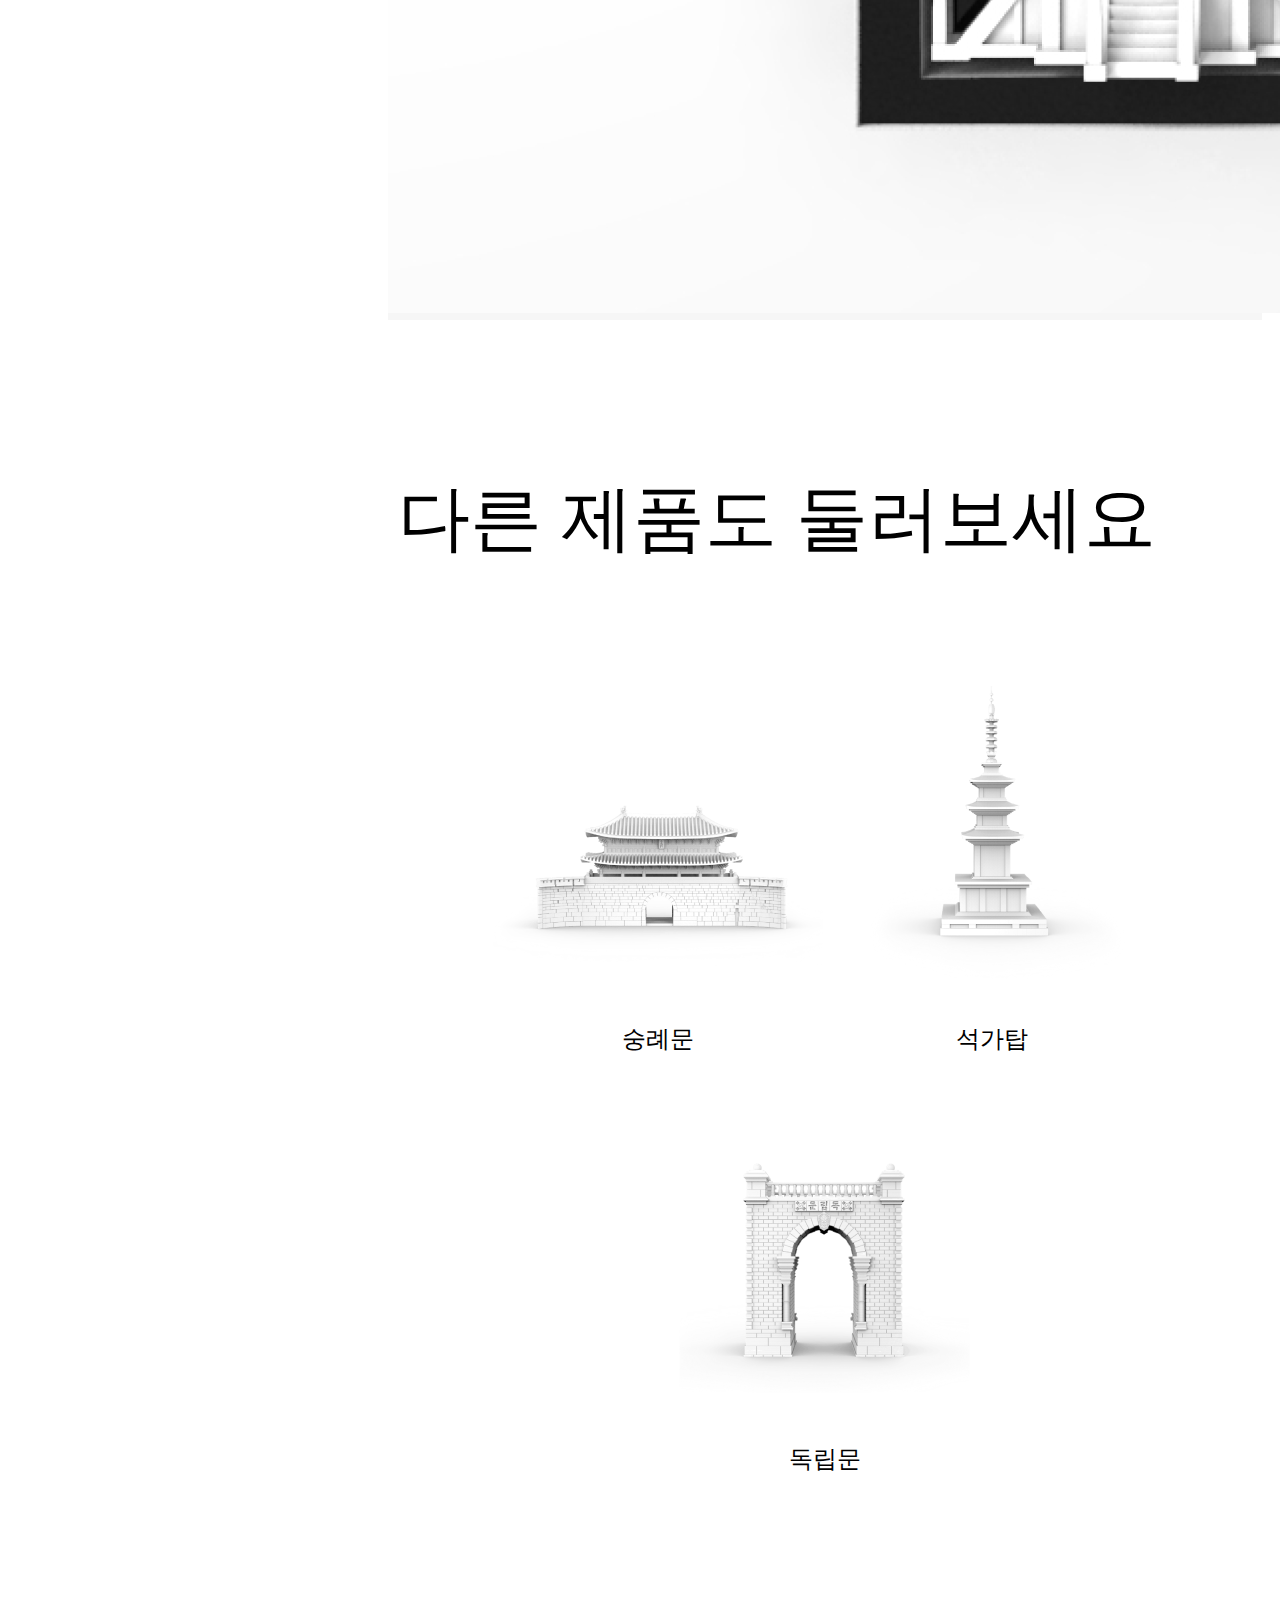
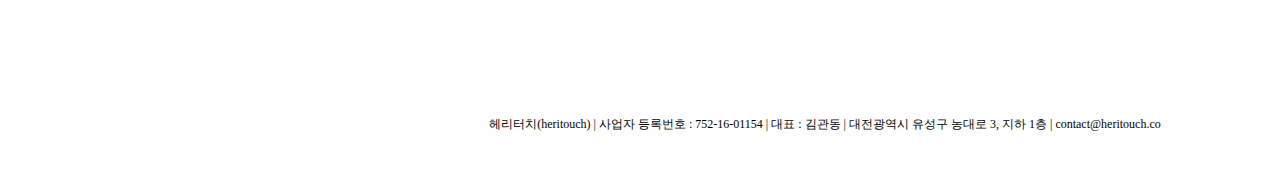
<file: dabotap.html>
<!DOCTYPE html>
<html lang="en">
<head>
    <meta charset="UTF-8">
    <meta name="viewport" content="width=device-width, initial-scale=1.0">
    <title>needit</title>
    <link rel="stylesheet" href="./style.css"/>
    <!-- CSS only -->
<link href="https://cdn.jsdelivr.net/npm/bootstrap@5.0.2/dist/css/bootstrap.min.css" rel="stylesheet" integrity="sha384-EVSTQN3/azprG1Anm3QDgpJLIm9Nao0Yz1ztcQTwFspd3yD65VohhpuuCOmLASjC" crossorigin="anonymous">
<link rel="preconnect" href="https://fonts.googleapis.com">
<link rel="preconnect" href="https://fonts.gstatic.com" crossorigin>
<link href="https://fonts.googleapis.com/css2?family=Poppins:wght@400;500;600&display=swap" rel="stylesheet">

</head>
<body>
    <div id="hamburger">
        <input class="burger-check" type="checkbox" id="burger-check" />
                <label class="burger-icon" for="burger-check">
                    <span class="burger-sticks"></span>
                </label>
                <div class="menu" style="width: 400px">
                    <div id="divider" class="menuChild" style="height: 100%">
                        
                    </div>
                    <div class="menuChild" style="width: 398px; padding-top: 10px;">
                        <ul >
                            <p>
                                needit.
                            </p>
                            <li><a href="index.html"><span style="font-family: Poppins; ">who we are</span></a></li>
                            <li><a href="teams.html">만드는 사람들</a></li>
                            <div id="horizontalDivider"></div>
                            
                    <p>
                        kit.
                    </p>
                    <li><a href="kit.html">점자명함</a></li>
                    <div id="horizontalDivider"></div>
        
                            <p>
                                knowit.
                            </p>
                            <li><a href="productIntro.html">제품 소개</a></li>
                            <li><a href="sungnyemun.html">숭례문</a></li>
                            <li><a href="doknipmun.html">독립문</a></li>
                            <li><a href="dabotap.html" style="color:rgb(202, 202, 202)">다보탑</a></li>
                            <li><a href="seokgatap.html">석가탑</a></li>
        
                            <div id="horizontalDivider"></div>
        
                            <p>
                                contact
                            </p>
                            <li><a href="contact.html">제품 문의</a></li>
                            <li><a href="client.html">함께한 사람들</a></li>
        
                            
                          </ul>
                    </div>
                    
        
                </div>
            </div>
      
    <div class="row" >
        <div class="col-sm-4" id=navWrapper>
            <div id="nav">
                <ul>
                    <p>
                        needit.
                    </p>
                    <li><a href="index.html"><span style="font-family: Poppins; ">who we are</span></a></li>
                    <li><a href="teams.html">만드는 사람들</a></li>
                    <div id="horizontalDivider"></div>
                    
                    <p>
                        kit.
                    </p>
                    <li><a href="kit.html">점자명함</a></li>
                    <div id="horizontalDivider"></div>
                    <p>
                        knowit.
                    </p>
                    <li><a href="productIntro.html">제품 소개</a></li>
                    <li><a href="sungnyemun.html" >숭례문</a></li>
                    <li><a href="doknipmun.html">독립문</a></li>
                    <li><a href="dabotap.html"style="color:rgb(202, 202, 202)">다보탑</a></li>
                    <li><a href="seokgatap.html" >석가탑</a></li>

                    <div id="horizontalDivider"></div>

                    <p>
                        contact
                    </p>
                    <li><a href="contact.html">제품 문의</a></li>
                    <li><a href="client.html">함께한 사람들</a></li>

                    
                  </ul>

            </div>
            <div id="divider" class="navDivider">
                
            </div>
            
        </div>
        <div class="col-sm-8" id="contentsWrapper" style="margin-top:0px">
            
            
                <p style="text-align:right; margin:0px ">
                    <img src="img/da1.jpg" class="img-fluid" alt="product_image">
                </p>
                <div id="textWrapper">
                    <p id="title" style="position:absolute; top: 20px; color: white;">다보탑</p>
                </div>
                
                <div id="horizontalDivider"></div>

                <div style="text-align: center; margin-top: 1em; margin-bottom: 1em;" >
                    <div class="dot"></div>
                    <div class="dot" style="background-color: rgb(202, 202, 202);"></div>
                    <div class="dot" style="background-color: rgb(202, 202, 202);"></div>
                </div>
                    

                
                    <div class="row">
                      <div class="col-xl">
                        <div id="textWrapper">
                            <p id="smallText" style="margin-top: 50px">전체 모양을 한 눈에 알 수 있는</p>
                            <p id="largerText">스몰 모형 다보탑</p>
                        </div>
                        
                      </div>
                      <div class="col-xl">
                        <img src="img/da2.png" class="img-fluid"alt="braille">
                      </div>
                      
                    </div>
                    <div id="horizontalDivider"></div>

                <div style="text-align: center; margin-top: 1em; margin-bottom: 1em;" >
                    
                    <div class="dot" style="background-color: rgb(202, 202, 202);"></div>
                    <div class="dot"></div>
                    <div class="dot" style="background-color: rgb(202, 202, 202);"></div>
                </div>
                    

                <div id="textWrapper">
                    <p id="smallText" style="margin-top: 50px">디테일을 꼼꼼히 확인하는</p>
                    <p id="largerText">서브 모형 사자상과 십원 모형</p>
                </div>
                <div style="text-align: center; margin-top: 1em; margin-bottom: 10em;" >
                    <div style="display:inline-block; margin: 1em;">
                        <img src="img/da3-1.png" class="img-fluid"alt="braille" style="width: 500px;">
                        <img src="img/da3-2.png" class="img-fluid"alt="braille" style="width: 500px">
                    </div>
                </div>
                <div id="horizontalDivider"></div>

                <div style="text-align: center; margin-top: 1em; margin-bottom: 1em;" >
                    
                    <div class="dot" style="background-color: rgb(202, 202, 202);"></div>
                    
                    <div class="dot" style="background-color: rgb(202, 202, 202);"></div>
                    <div class="dot"></div>
                </div>
                <div id="textWrapper">
                    <p id="smallText" style="margin-top: 50px">음성가이드와 함께 손과 귀로 전체를 어우르는</p>
                    <p id="largerText">빅모형 다보탑</p>
                </div>
                <div class="text-center">
                    <img src="img/da4.png" class="img-fluid"alt="sungnyemun">
                </div>

                <div style="background-color: #f6f6f6;"class="text-center">
                    <img src="img/da_package.png" class="img-fluid"alt="sungnyemun">
                </div>

                <div id="textWrapper">
                    <p id="largerText" style="margin-top: 2em;">
                        다른 제품도 둘러보세요
                    </p>
                </div>

                
                <div style="text-align: center; margin-top: 1em; margin-bottom: 10em;" >
                    <div class="contentsWrapper" style="display:inline-block; margin: 1em;">
                        <div style="display:inline-block">
                            <a href="sungnyemun.html">
                                <img src="img/sung.png" class="img-fluid"alt="숭례문">
                            </a>
                            <p id="smallText"><a href="sungnyemun.html">숭례문</a></p>
                    </div>
                    
                    <div  style="display:inline-block">
                        <a href="seokgatap.html">
                            <img src="img/seok.png" class="img-fluid"alt="석가탑">
                        </a>
                        
                        <p id="smallText"><a href="seokgatap.html">석가탑</a></p>
                </div>
                <div  style="display:inline-block">
                    <a href="doknipmun.html">
                        <img src="img/dok.png" class="img-fluid"alt="독립문">
                    </a>
                    
                    <p id="smallText"><a href="doknipmun.html">독립문</a></p>
            </div>
                    </div>
                </div>

                <p id="smallText" style=
            " text-align: center; margin:0px; padding: 40px; font-size: 12px">헤리터치(heritouch) | 사업자 등록번호 : 752-16-01154 | 대표 : 김관동 | 대전광역시 유성구 농대로 3, 지하 1층 | contact@heritouch.co</p>
                </div>
                
                  

                    
                

                
            
            










                    
                        
                        
                    
                
                
                
                
                

                
                

            </div>


            




    
        
</body>
</html>
</file>
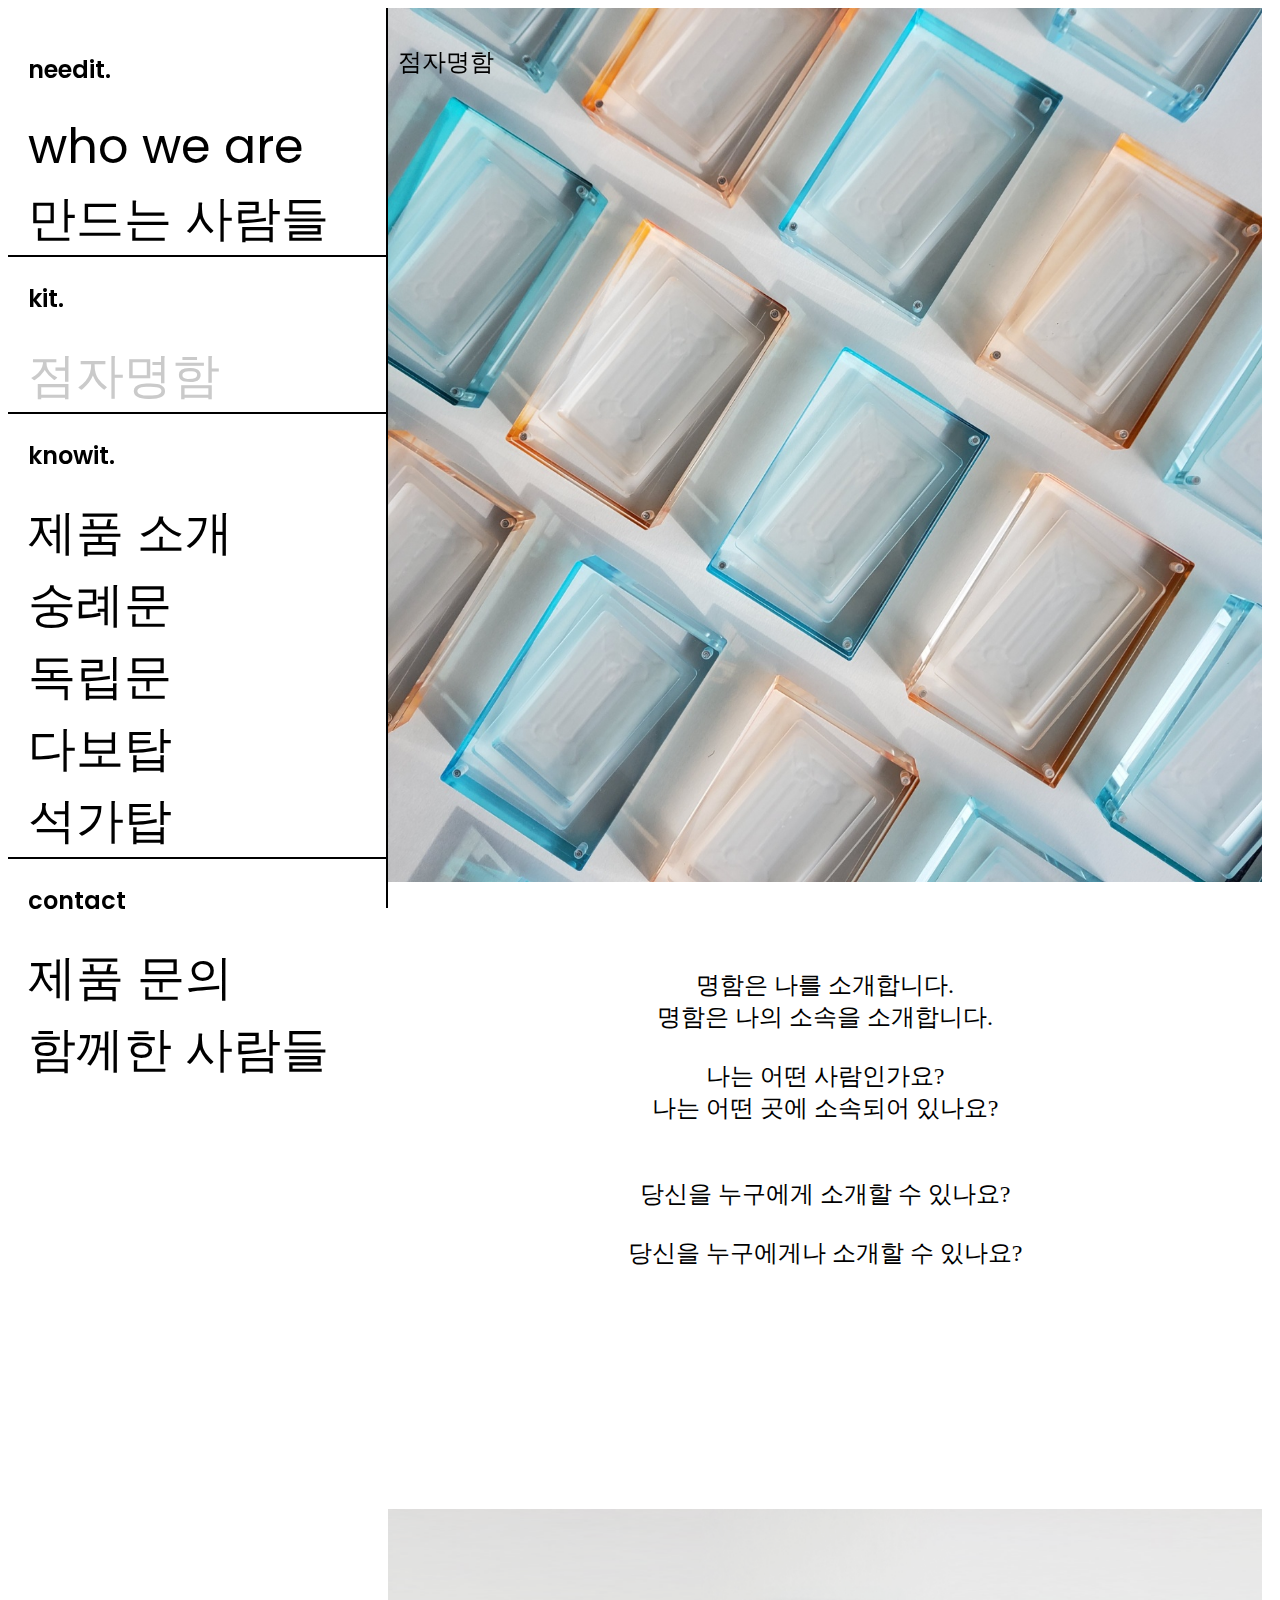
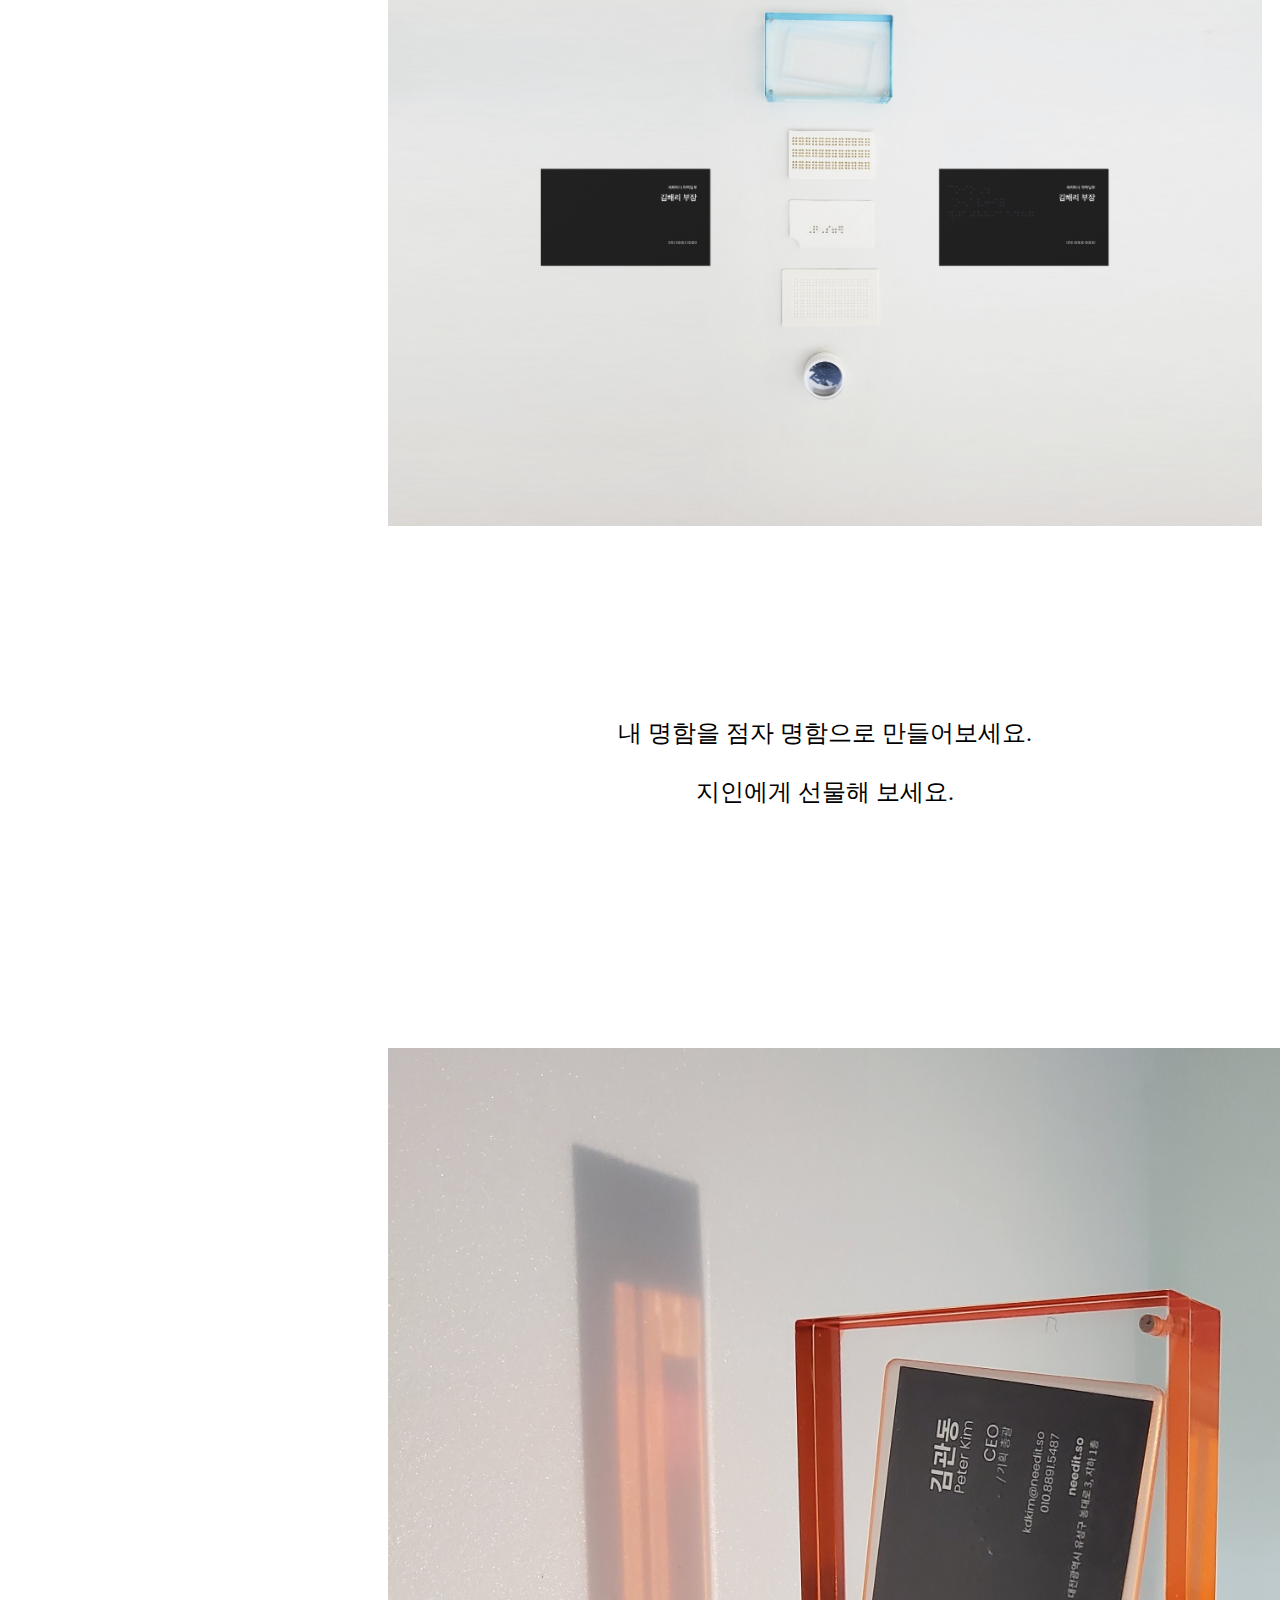
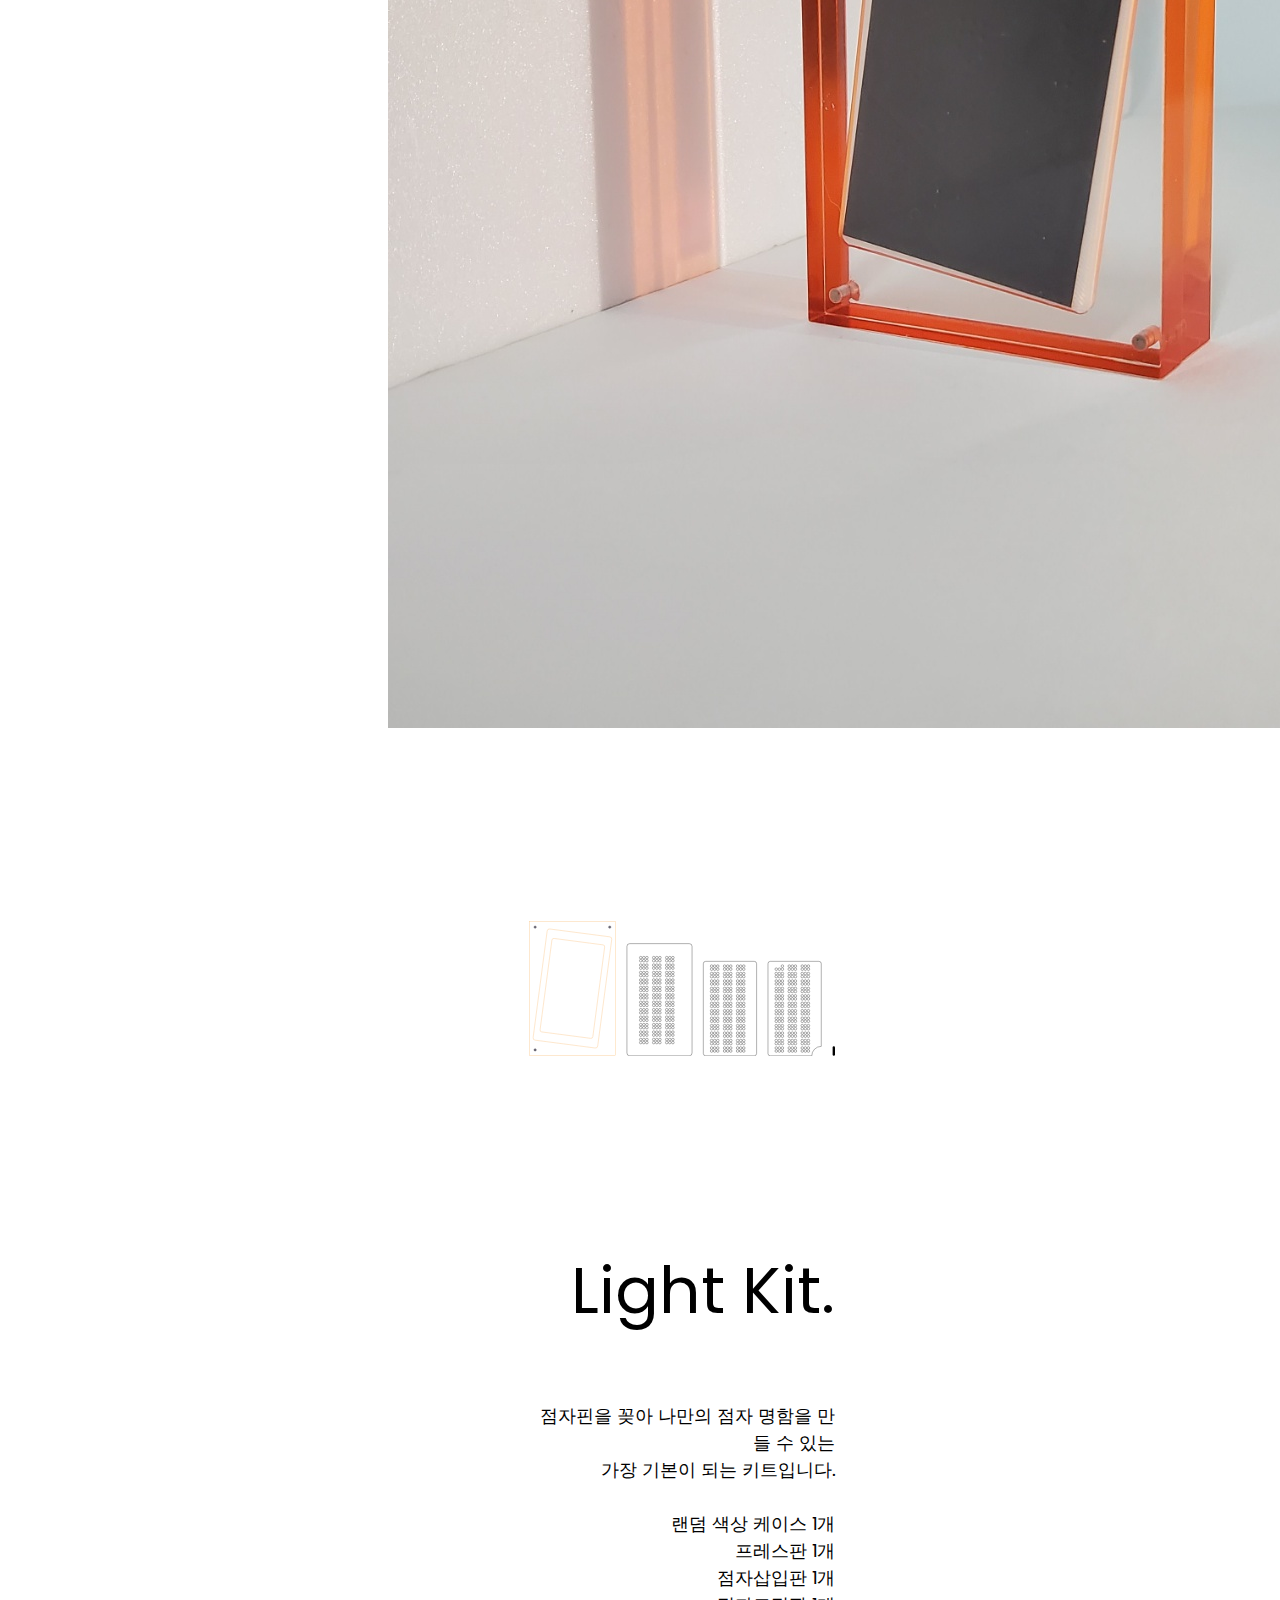
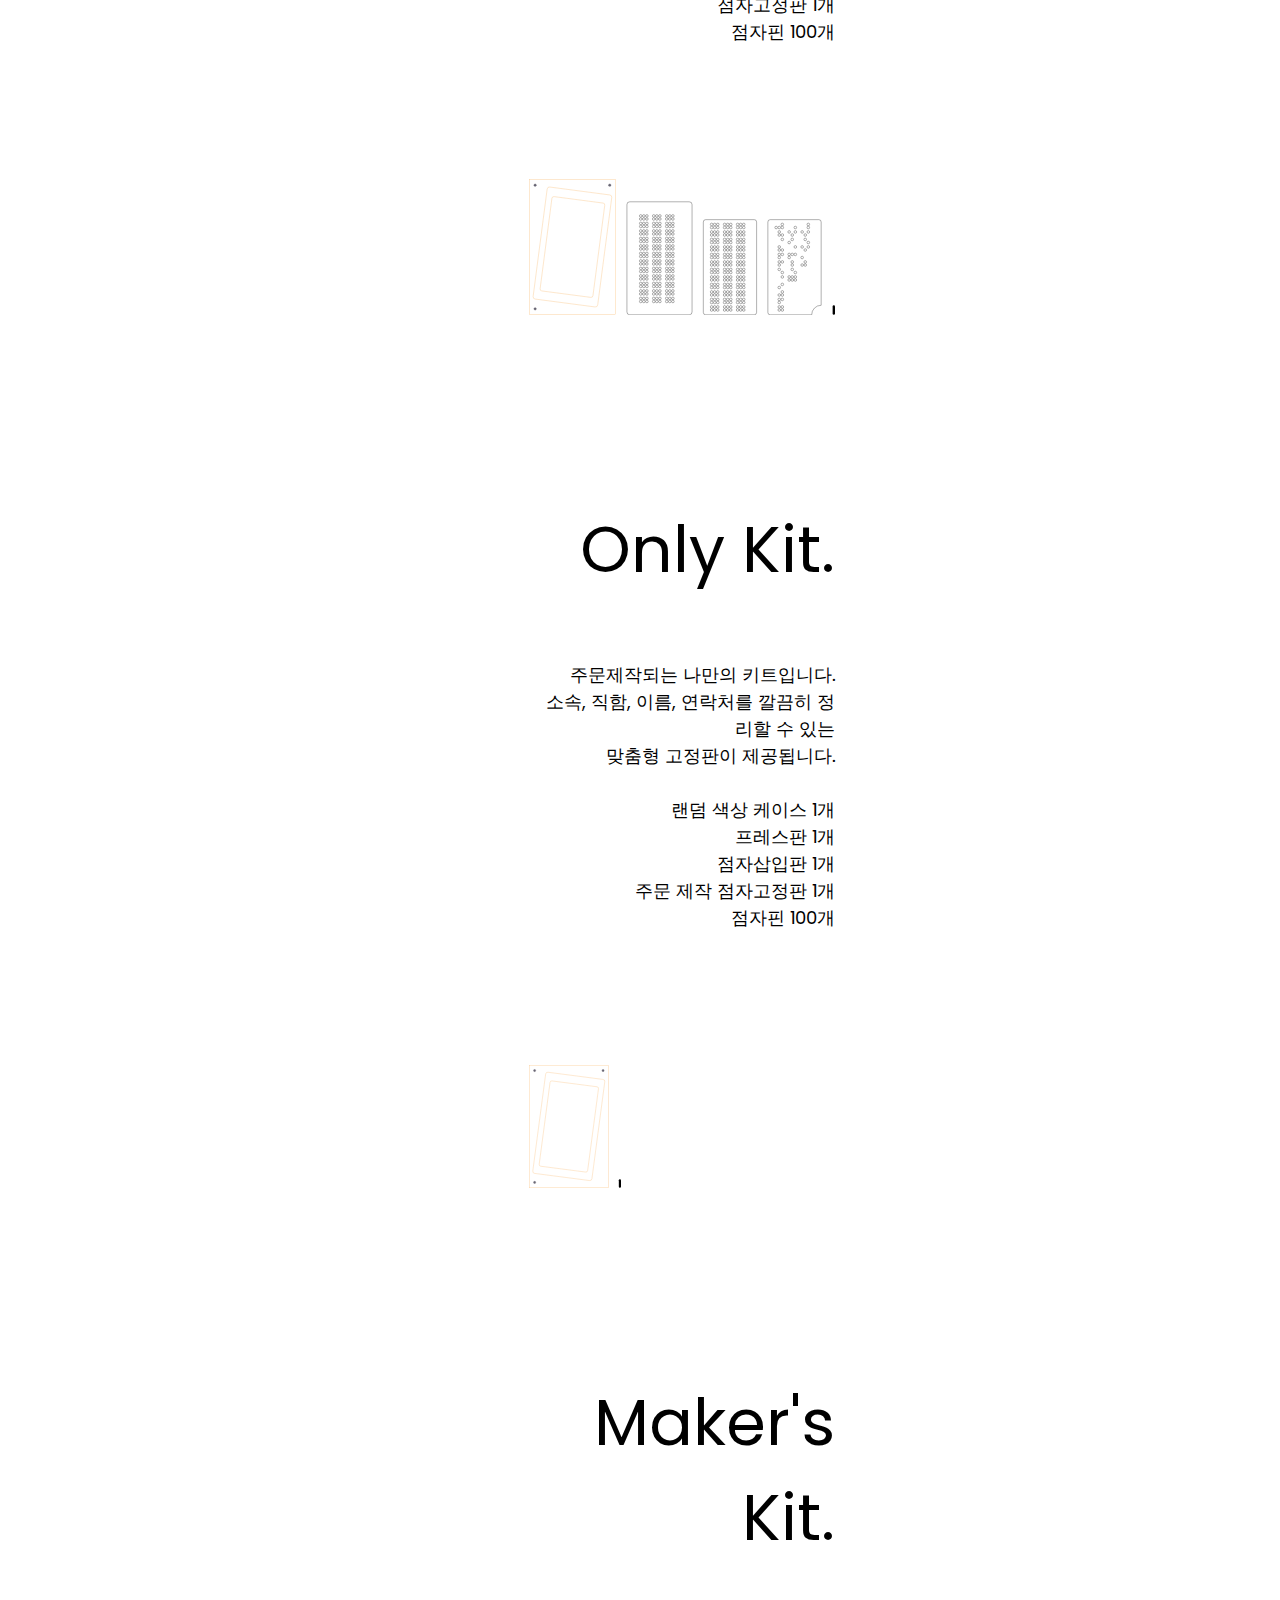
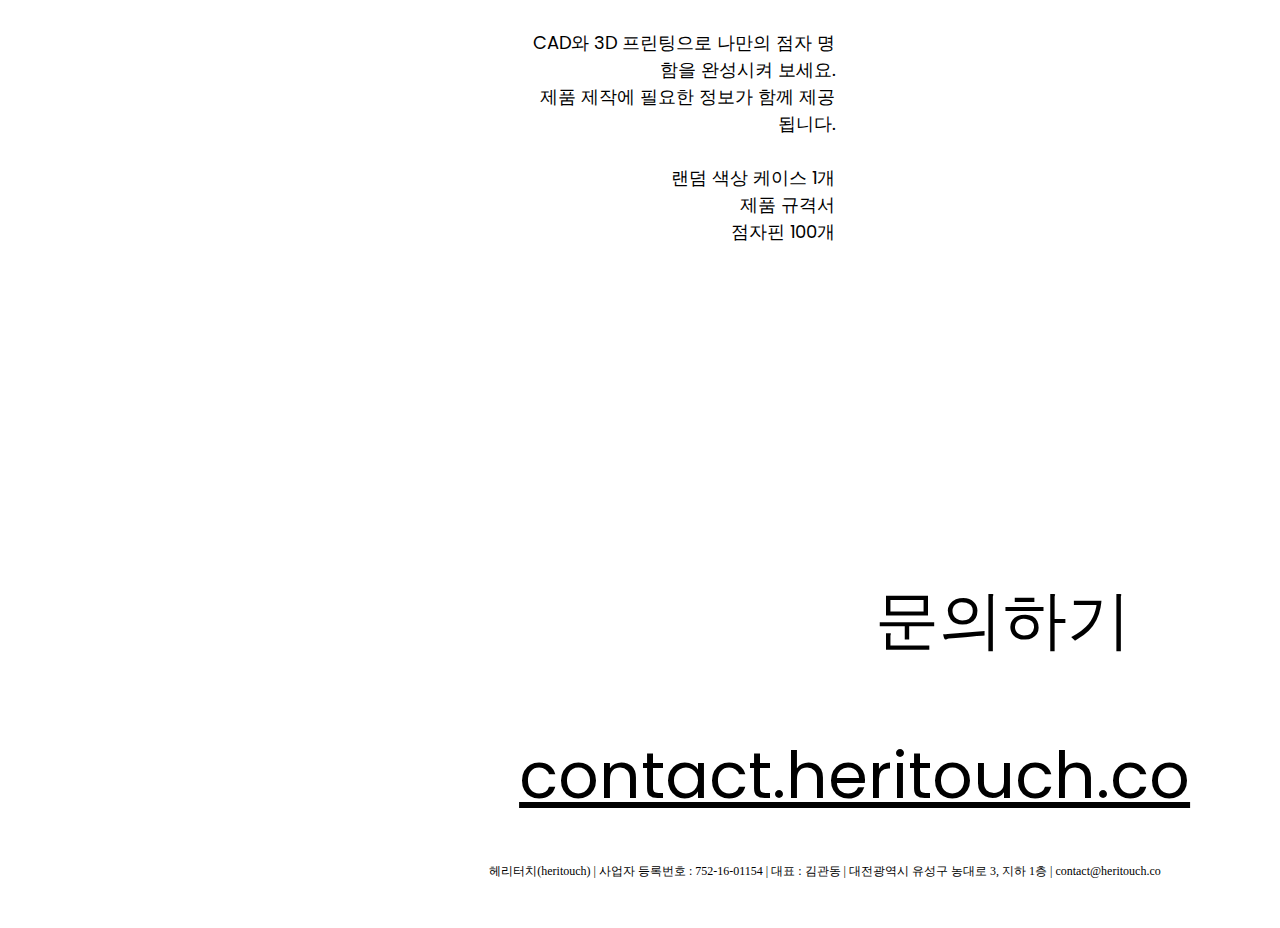
<file: kit.html>
<!DOCTYPE html>
<html lang="en">
<head>
    <meta charset="UTF-8">
    <meta name="viewport" content="width=device-width, initial-scale=1.0">
    <title>needit</title>
    <link rel="stylesheet" href="./style.css"/>
    <!-- CSS only -->
    
<link href="https://cdn.jsdelivr.net/npm/bootstrap@5.0.2/dist/css/bootstrap.min.css" rel="stylesheet" integrity="sha384-EVSTQN3/azprG1Anm3QDgpJLIm9Nao0Yz1ztcQTwFspd3yD65VohhpuuCOmLASjC" crossorigin="anonymous">
<link rel="preconnect" href="https://fonts.googleapis.com">
<link rel="preconnect" href="https://fonts.gstatic.com" crossorigin>
<link href="https://fonts.googleapis.com/css2?family=Poppins:wght@400;500;600&display=swap" rel="stylesheet">


</head>
<body>
    <div id="hamburger">
<input class="burger-check" type="checkbox" id="burger-check" />
        <label class="burger-icon" for="burger-check">
            <span class="burger-sticks"></span>
        </label>
        <div class="menu" style="width: 400px">
            <div id="divider" class="menuChild" style="height: 100%">
                
            </div>
            <div class="menuChild" style="width: 398px; padding-top: 10px;">
                <ul >
                    <p>
                        needit.
                    </p>
                    <li><a href="index.html"><span style="font-family: Poppins; ">who we are</span></a></li>
                    <li><a href="teams.html">만드는 사람들</a></li>
                    <div id="horizontalDivider"></div>
                    
                    <p>
                        kit.
                    </p>
                    <li><a href="kit.html" style="color:rgb(202, 202, 202)">점자명함</a></li>
                    <div id="horizontalDivider"></div>

                    <p>
                        knowit.
                    </p>
                    <li><a href="productIntro.html">제품 소개</a></li>
                    <li><a href="sungnyemun.html">숭례문</a></li>
                    <li><a href="doknipmun.html">독립문</a></li>
                    <li><a href="dabotap.html">다보탑</a></li>
                    <li><a href="seokgatap.html">석가탑</a></li>

                    <div id="horizontalDivider"></div>

                    <p>
                        contact
                    </p>
                    <li><a href="contact.html">제품 문의</a></li>
                    <li><a href="client.html">함께한 사람들</a></li>

                    
                  </ul>
            </div>
            

        </div>
    </div>
    
      
    <div class="row" >

        

        <div class="col-sm-4" id=navWrapper>
            <div id="nav">
                <ul>
                    <p>
                        needit.
                    </p>
                    <li><a href="index.html"><span style="font-family: Poppins; ">who we are</span></a></li>
                    <li><a href="teams.html">만드는 사람들</a></li>
                    <div id="horizontalDivider"></div>
                    
                    <p>
                        kit.
                    </p>
                    <li><a href="kit.html" style="color:rgb(202, 202, 202)">점자명함</a></li>
                    <div id="horizontalDivider"></div>

                    <p>
                        knowit.
                    </p>
                    <li><a href="productIntro.html">제품 소개</a></li>
                    <li><a href="sungnyemun.html">숭례문</a></li>
                    <li><a href="doknipmun.html">독립문</a></li>
                    <li><a href="dabotap.html">다보탑</a></li>
                    <li><a href="seokgatap.html">석가탑</a></li>

                    <div id="horizontalDivider"></div>

                    <p>
                        contact
                    </p>
                    <li><a href="contact.html">제품 문의</a></li>
                    <li><a href="client.html">함께한 사람들</a></li>

                    
                  </ul>

            </div>
            <div id="divider" class="navDivider">
                
            </div>
            
        </div>



        <div class="col-sm-8" id=contentsWrapper style="margin-top: 0px;">
           
            <p style="text-align:right; margin:0px ">
                <img src="img/kit2.jpeg" class="img-fluid" alt="kit" style="width: 100%">
            </p>
            <div id="textWrapper">

                <p id="title" style="position:absolute; top: 20px">점자명함</p>
            </div>
            <div id="textWrapper" style="margin-top: 5em;margin-bottom: 5em; text-align: center;" >
                <p id="smallText">

                    명함은 나를 소개합니다. <br> 명함은 나의 소속을 소개합니다.<br> <br>나는 어떤 사람인가요?<br>나는 어떤 곳에 소속되어 있나요?<br><br><br>당신을 누구에게 소개할 수 있나요?<br><br>당신을 누구에게나 소개할 수 있나요?
                </p>
            </div>

            <img src="img/namecard.png" class="img-fluid" alt="kit" style="width: 100%; margin-top: 10em; margin-bottom: 10em;">

            
            <p id="smallText" style="text-align: center; margin-bottom: 10em;">

                내 명함을 점자 명함으로 만들어보세요. <br><br>
                지인에게 선물해 보세요.
            </p>

            <p style="text-align:center; margin-bottom: 10em ">
                <img src="img/kit1.jpeg" class="img-fluid" alt="kit" >
            </p>
            <div style="display: flex; justify-content: center;">
            <div class="rowKit">
                <div class="columnKit" >
                    <p >

                        <img src="img/lightkit.svg" alt="lightkit">
                    </p>
                </div>
                <div class="columnKit" >
                    <div style="text-align: right;">
                        <p id="largeTextEng" >Light Kit.</p>
                        <p style="font-size: 18px;">
                            점자핀을 꽂아 나만의 점자 명함을 만들 수 있는<br>
                             가장 기본이 되는 키트입니다.<br><br>
    
                            
    
                                랜덤 색상 케이스 1개<br> 프레스판 1개<br> 점자삽입판 1개<br> 점자고정판 1개<br> 점자핀 100개 
                            
                        </p>
                    </div>
                    
                </div>
              </div>
            </div>

            <div style="display: flex; justify-content: center;">
                <div class="rowKit">
                    <div class="columnKit" >
                        <p >

                            <img src="img/onlykit.svg" alt="onlykit">
                        </p>
                    </div>
                    <div class="columnKit" >
                        <div style="text-align: right;">
                            
                           
                                <p id="largeTextEng" >Only Kit.</p>
                                <p style="font-size: 18px;">
                                    주문제작되는 나만의 키트입니다.<br>
                                    소속, 직함, 이름, 연락처를 깔끔히 정리할 수 있는<br>
                                    맞춤형 고정판이 제공됩니다.<br><br>
    
                                    
    
                                        랜덤 색상 케이스 1개<br> 프레스판 1개<br> 점자삽입판 1개<br> 주문 제작 점자고정판 1개<br> 점자핀 100개 
                                    
                                </p>
                            
                        </div>
                        
                    </div>
                  </div>
                </div>

                <div style="display: flex; justify-content: center;">
                    <div class="rowKit">
                        <div class="columnKit" >
                            <p >
        
                                <img src="img/makerkit.svg" alt="maker's kit" style="width: 30%">
                            </p>
                        </div>
                        <div class="columnKit" >
                            <div style="text-align: right;">
                                <p id="largeTextEng" >Maker's Kit.</p>
                            <p style="font-size: 18px;">
                                CAD와 3D 프린팅으로 나만의 점자 명함을 완성시켜 보세요.<br>
                                 제품 제작에 필요한 정보가 함께 제공됩니다.<br><br>

                                

                                    랜덤 색상 케이스 1개<br> 제품 규격서<br> 점자핀 100개 
                                
                            </p>
                            </div>
                            
                        </div>
                      </div>
                    </div>
           
                                
                        

                    <div style="display: flex; justify-content: center; margin-top: 10em;">
                        <div class="rowKit" style="text-align: right;">
                            <p id="largeText">
                                문의하기
                            </p>
                            <a id="largeTextEng" style="color: black; " href="mailto:contact.heritouch.co">
                                contact.heritouch.co
                            </a>
                        </div>
                        
                    </div>
                    <p id="smallText" style="color: black; text-align: center; margin:0px; padding: 40px; font-size: 12px">헤리터치(heritouch) | 사업자 등록번호 : 752-16-01154 | 대표 : 김관동 | 대전광역시 유성구 농대로 3, 지하 1층 | contact@heritouch.co</p>
                  </div>
                  

                  
            </div>
            
            <!-- <div id="textWrapper">

                <p id="title" >사용법</p>
            </div>
            <div style=" margin-top: 1em; margin-bottom: 10em;" >
                <div class="contentsWrapper" style="display:inline-block; margin: 1em;">
                    
                <div class="manual" style="display:inline-block; ">
                    
                    <p id="smallText"><b>01</b> 점자 고정판 위에 점자 삽입판을 겹쳐 올리고 점자에 맞게 점자 핀을 꽂으세요.</p>
                        <img src="img/da.png" class="img-fluid"alt="다보탑">
                    
                    
                </div>
                <div  class="manual"style="display:inline-block; ">
                    <p id="smallText"><b>02</b>1번에서 만든 점자판과 프레스 판 사이에 명함을 넣고 꾹 눌러주세요.</p>
                    <a href="seokgatap.html">
                        <img src="img/seok.png" class="img-fluid"alt="석가탑">
                    </a>
                    
            </div>
            <div  class="manual"style="display:inline-block; ">
                <p id="smallText"><b>03</b> 나만의 점자 명함을 완성하고 케이스에 넣어 보관하거나 선물하세요.</p>
                <a href="doknipmun.html">
                    <img src="img/dok.png" class="img-fluid"alt="독립문">
                </a>
                
        </div>
                </div>
            </div> -->

            

            
                
                
            
            
            

            
                    
                      
                        
                    
                
                
                
                
                

                
                

            </div>


            




        


        
    
    
        
</body>
</html>
</file>
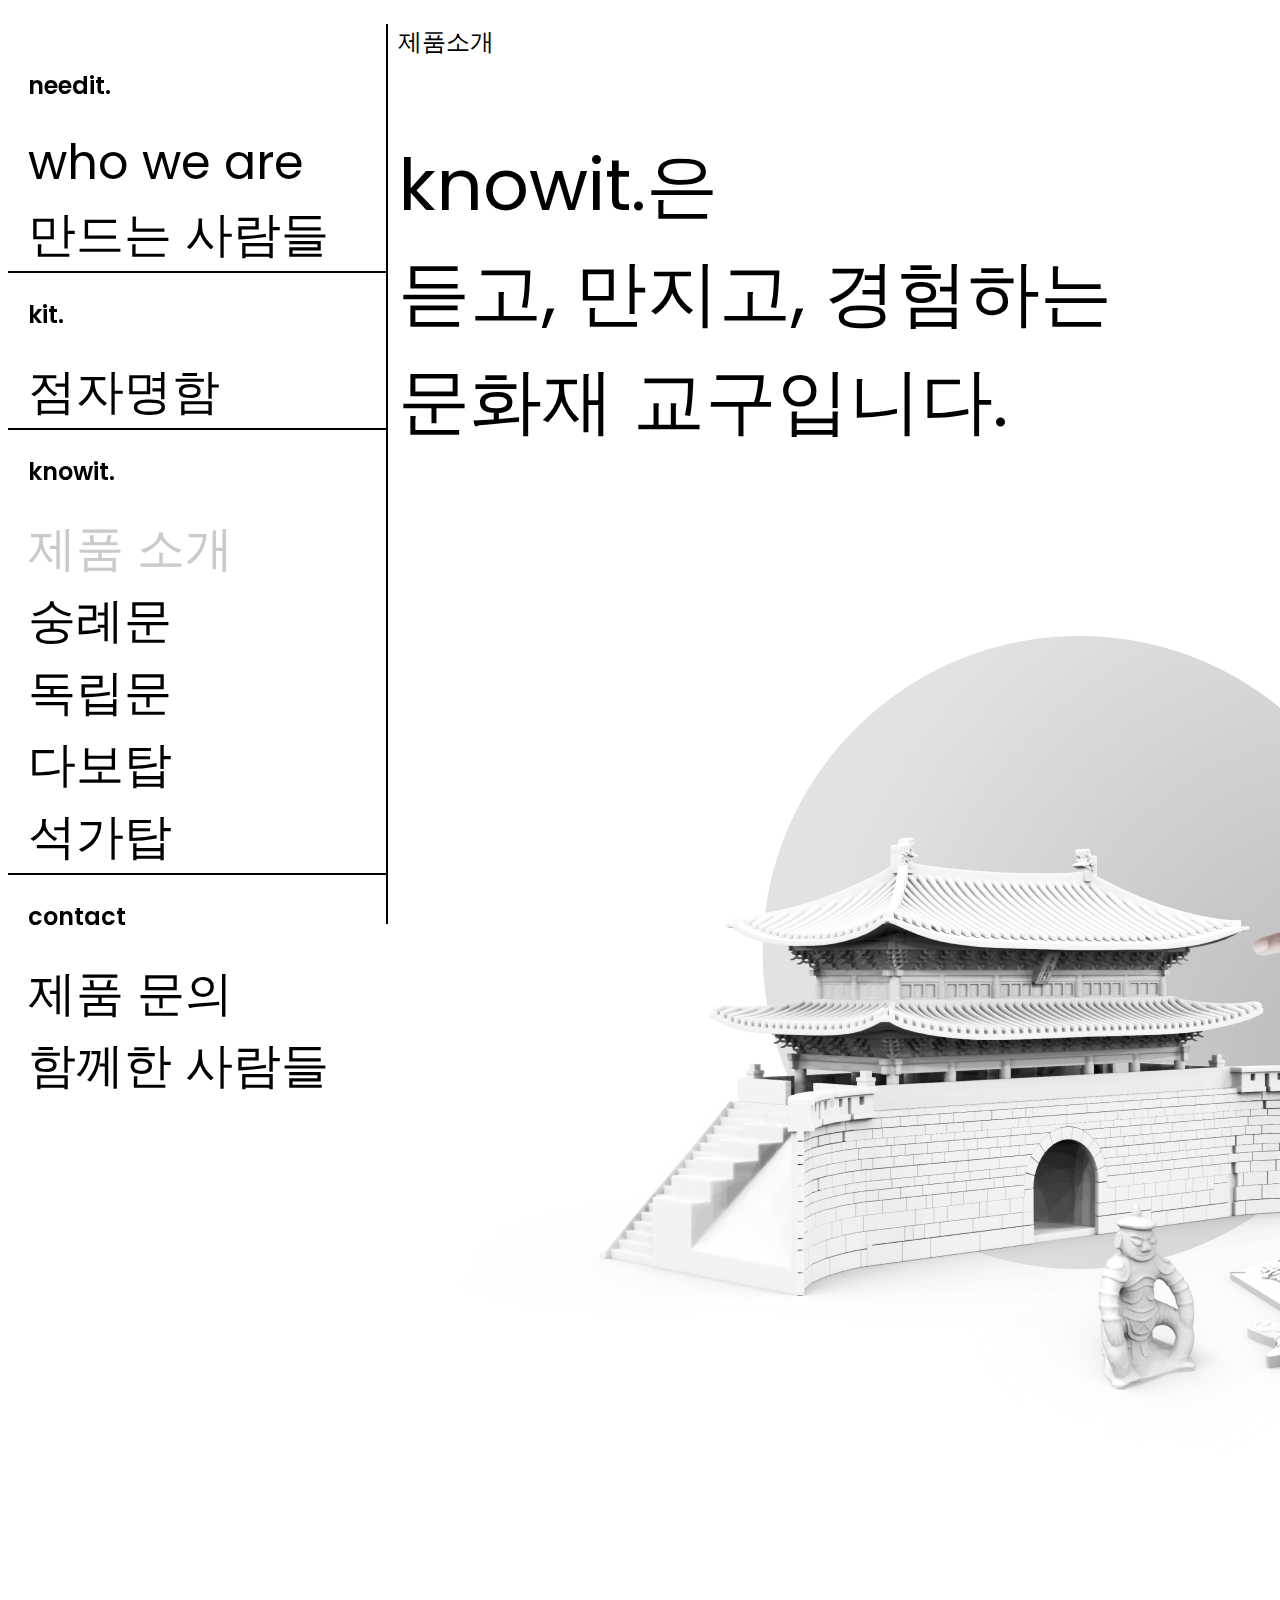
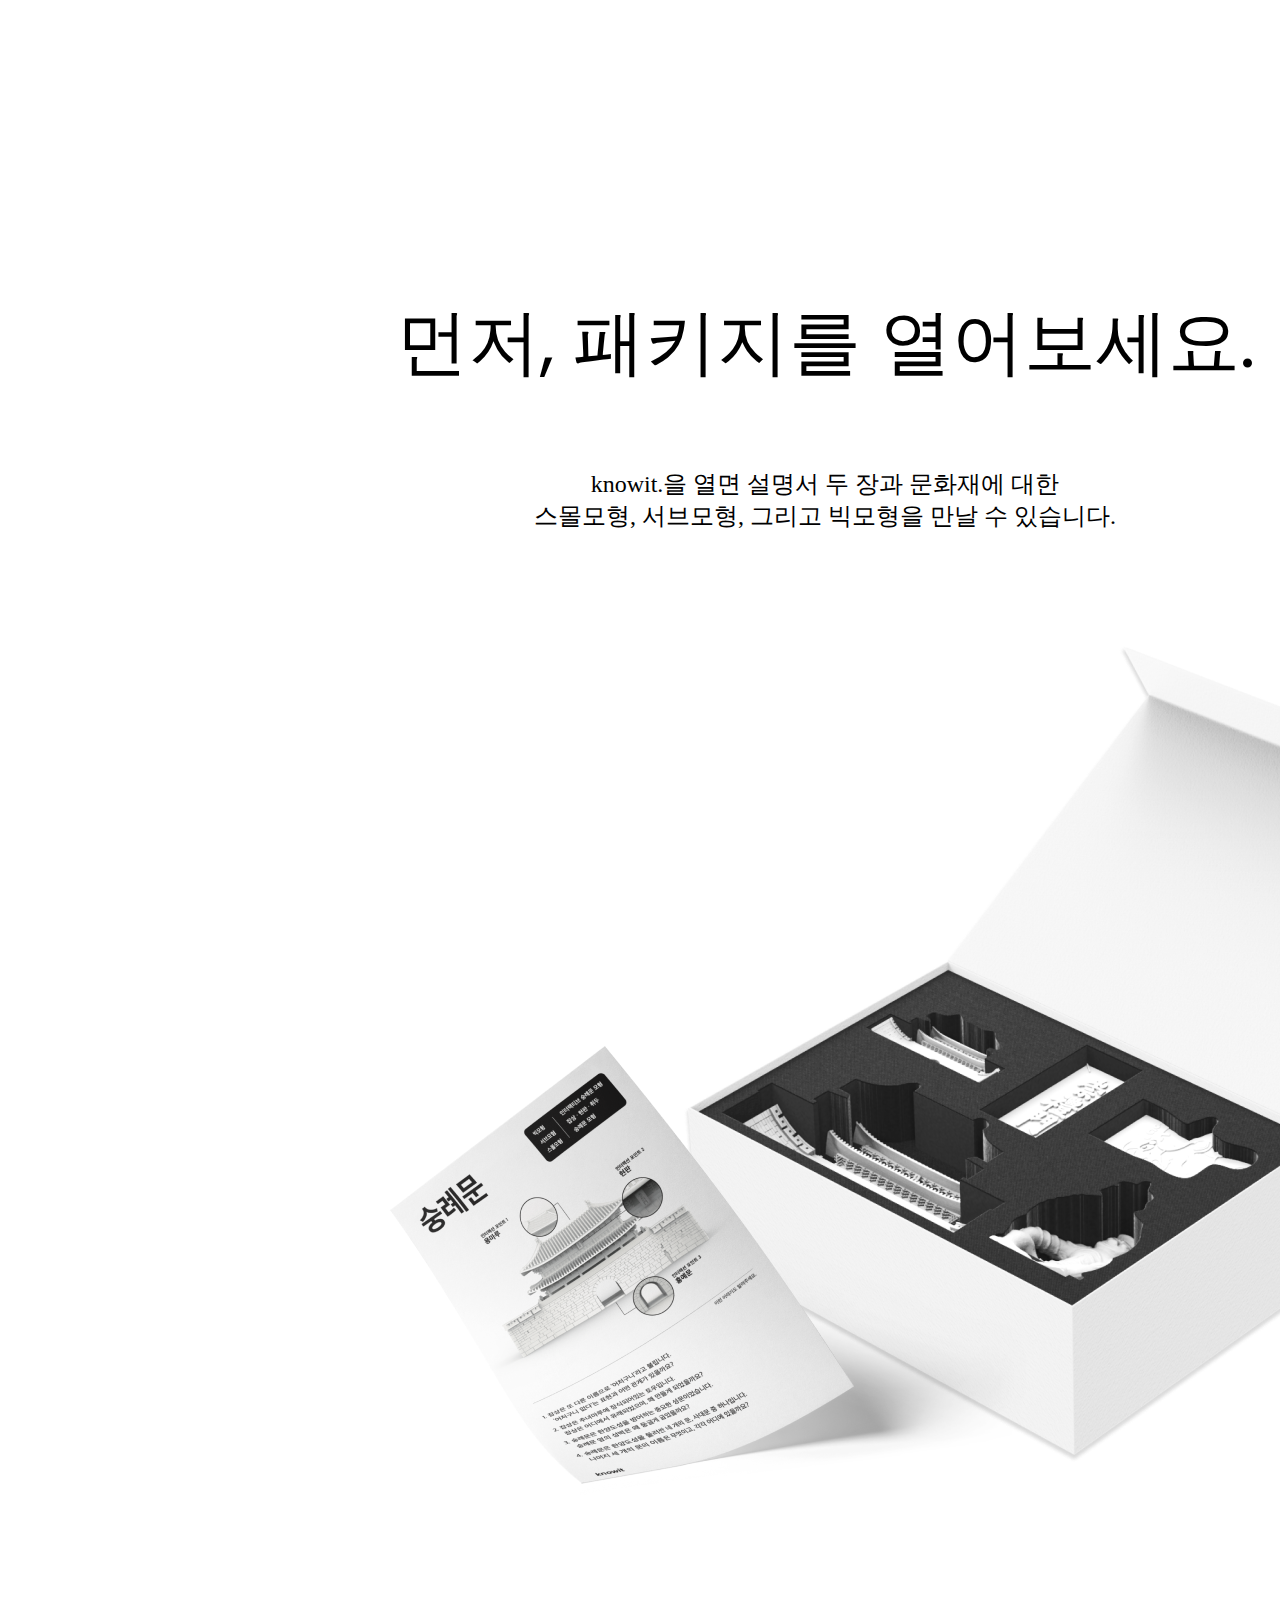
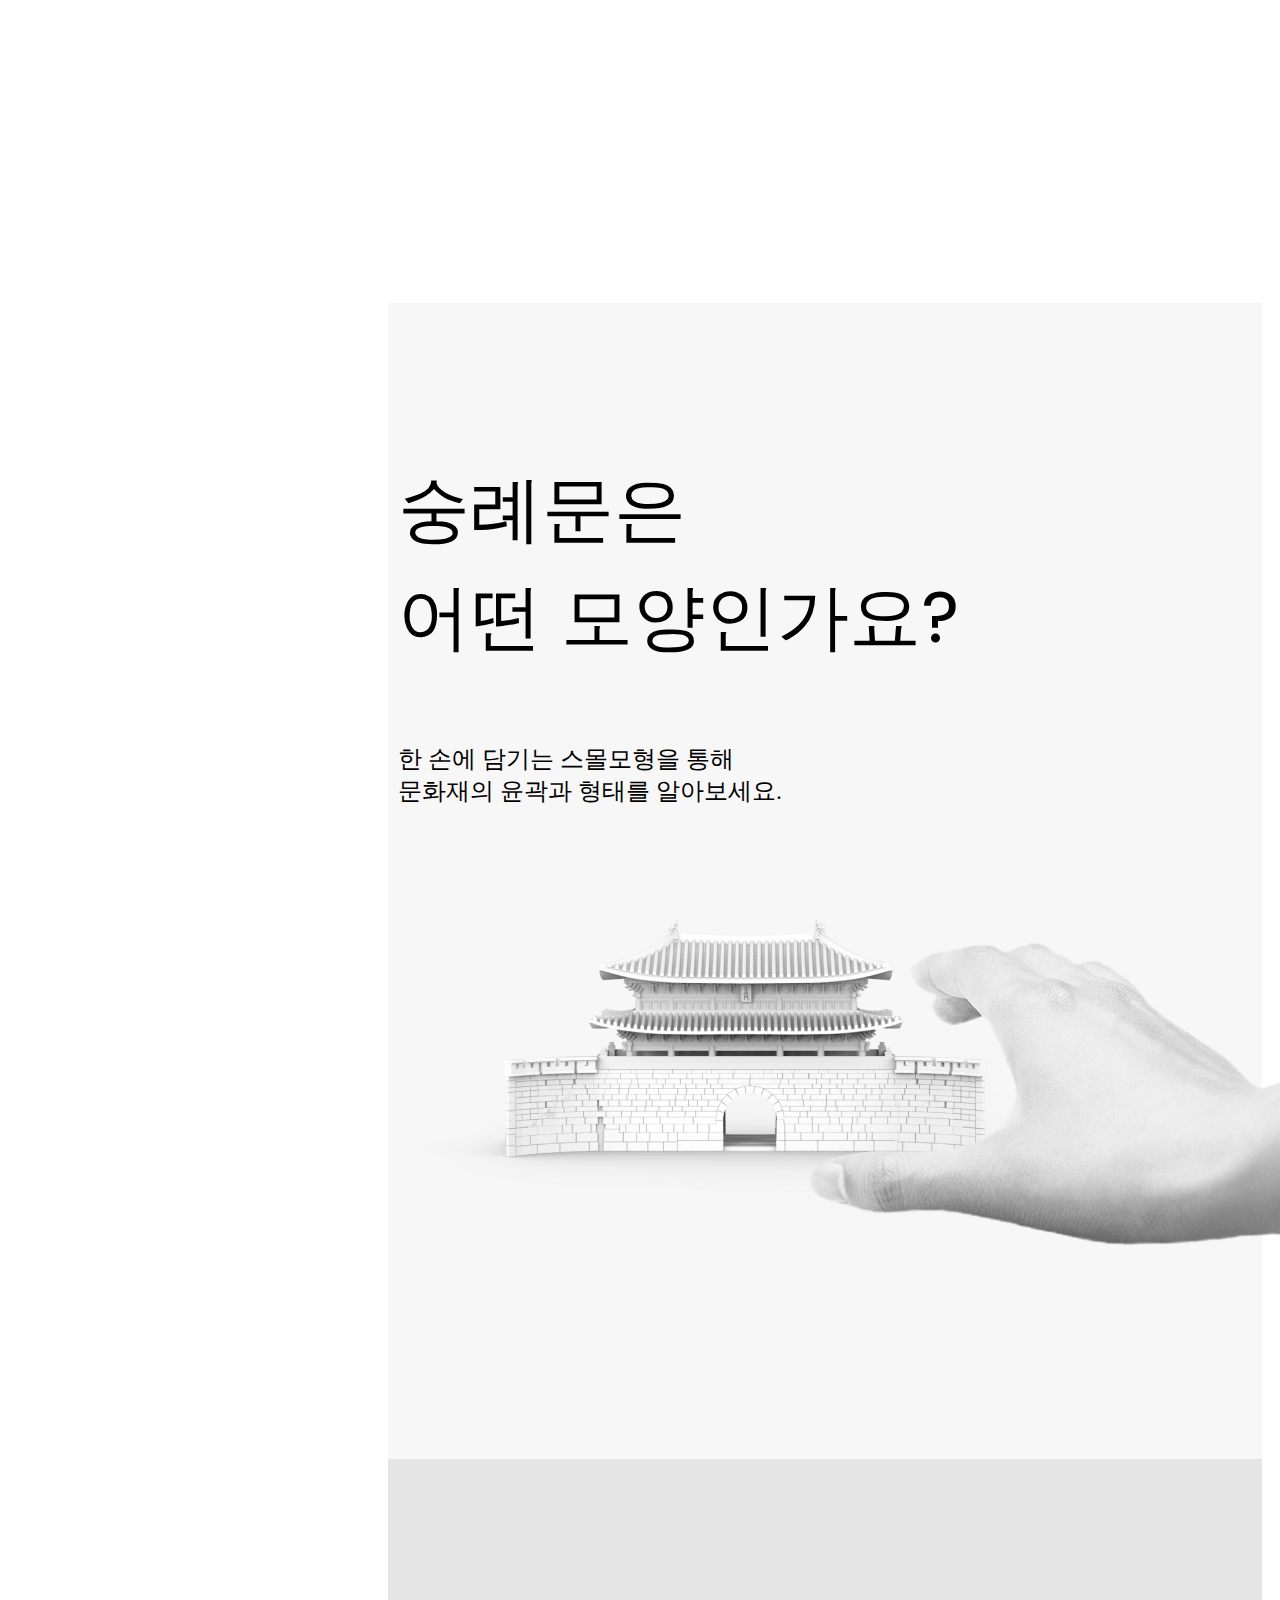
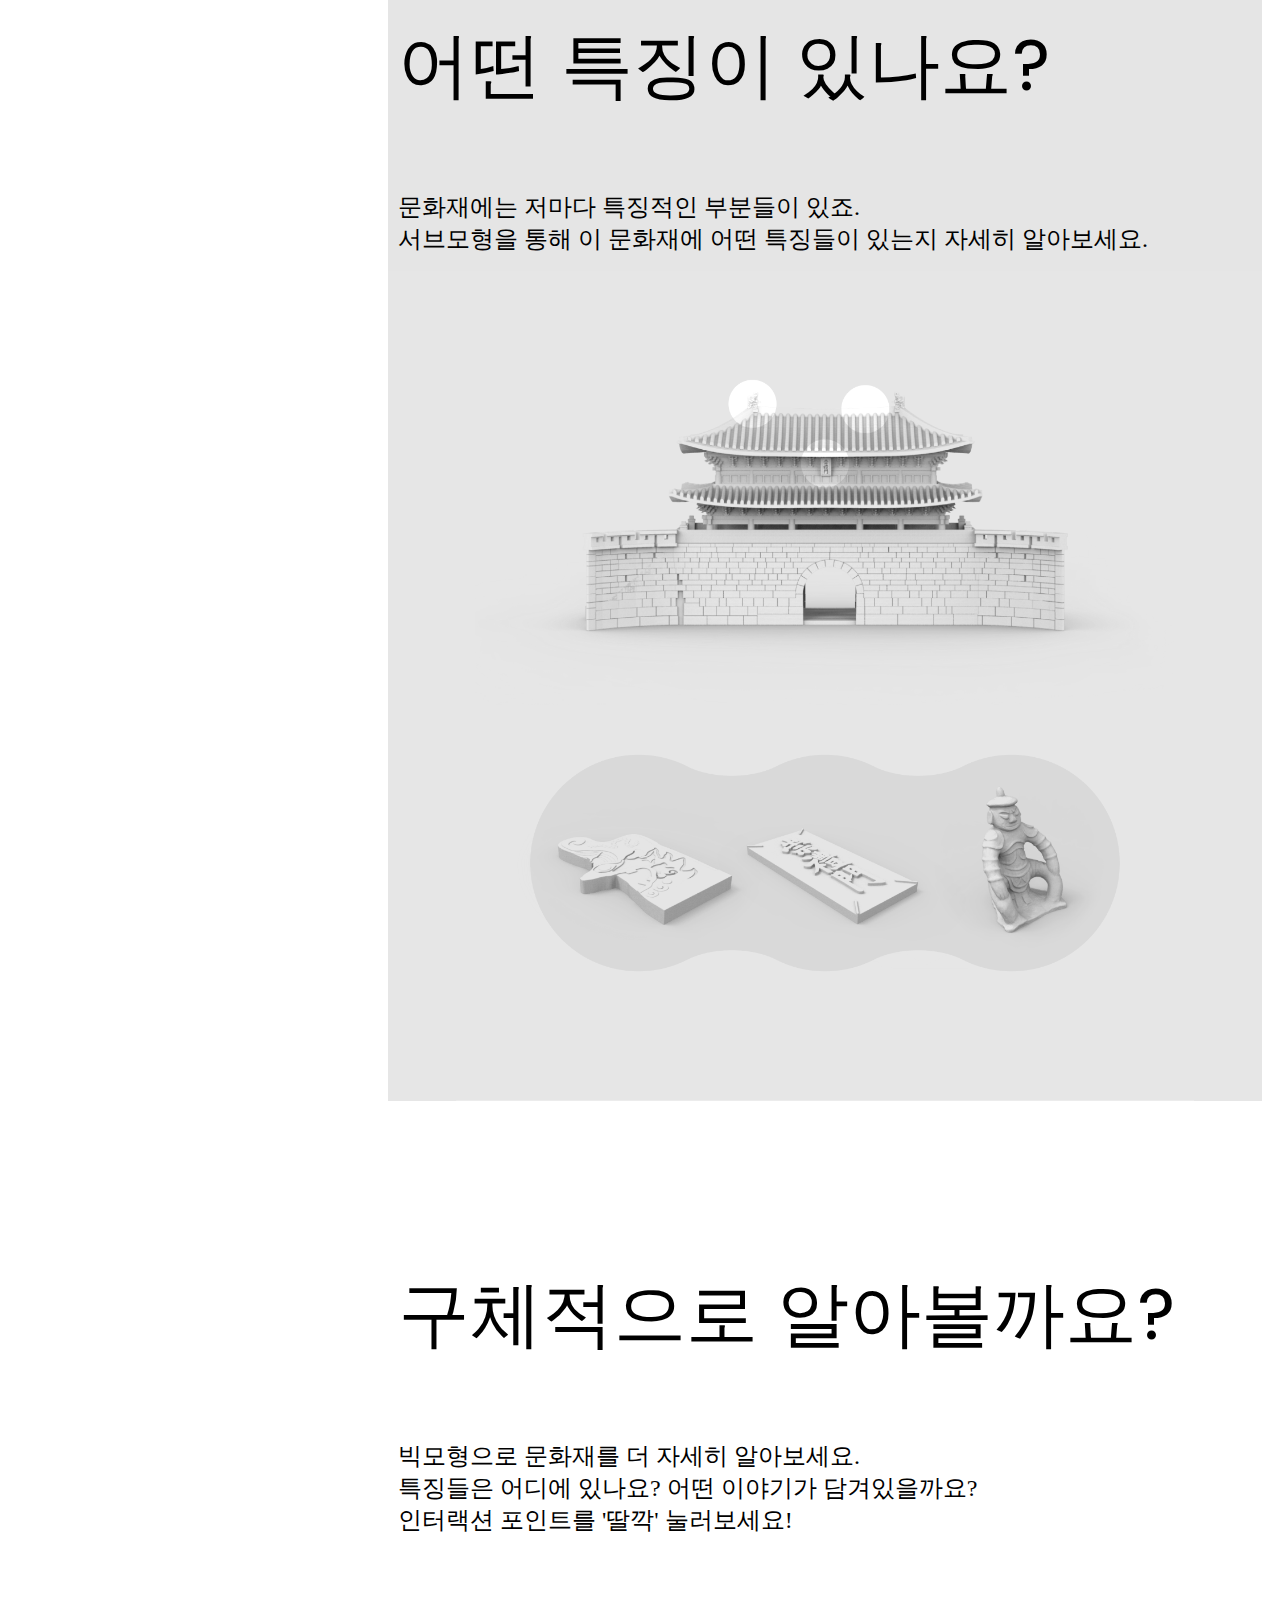
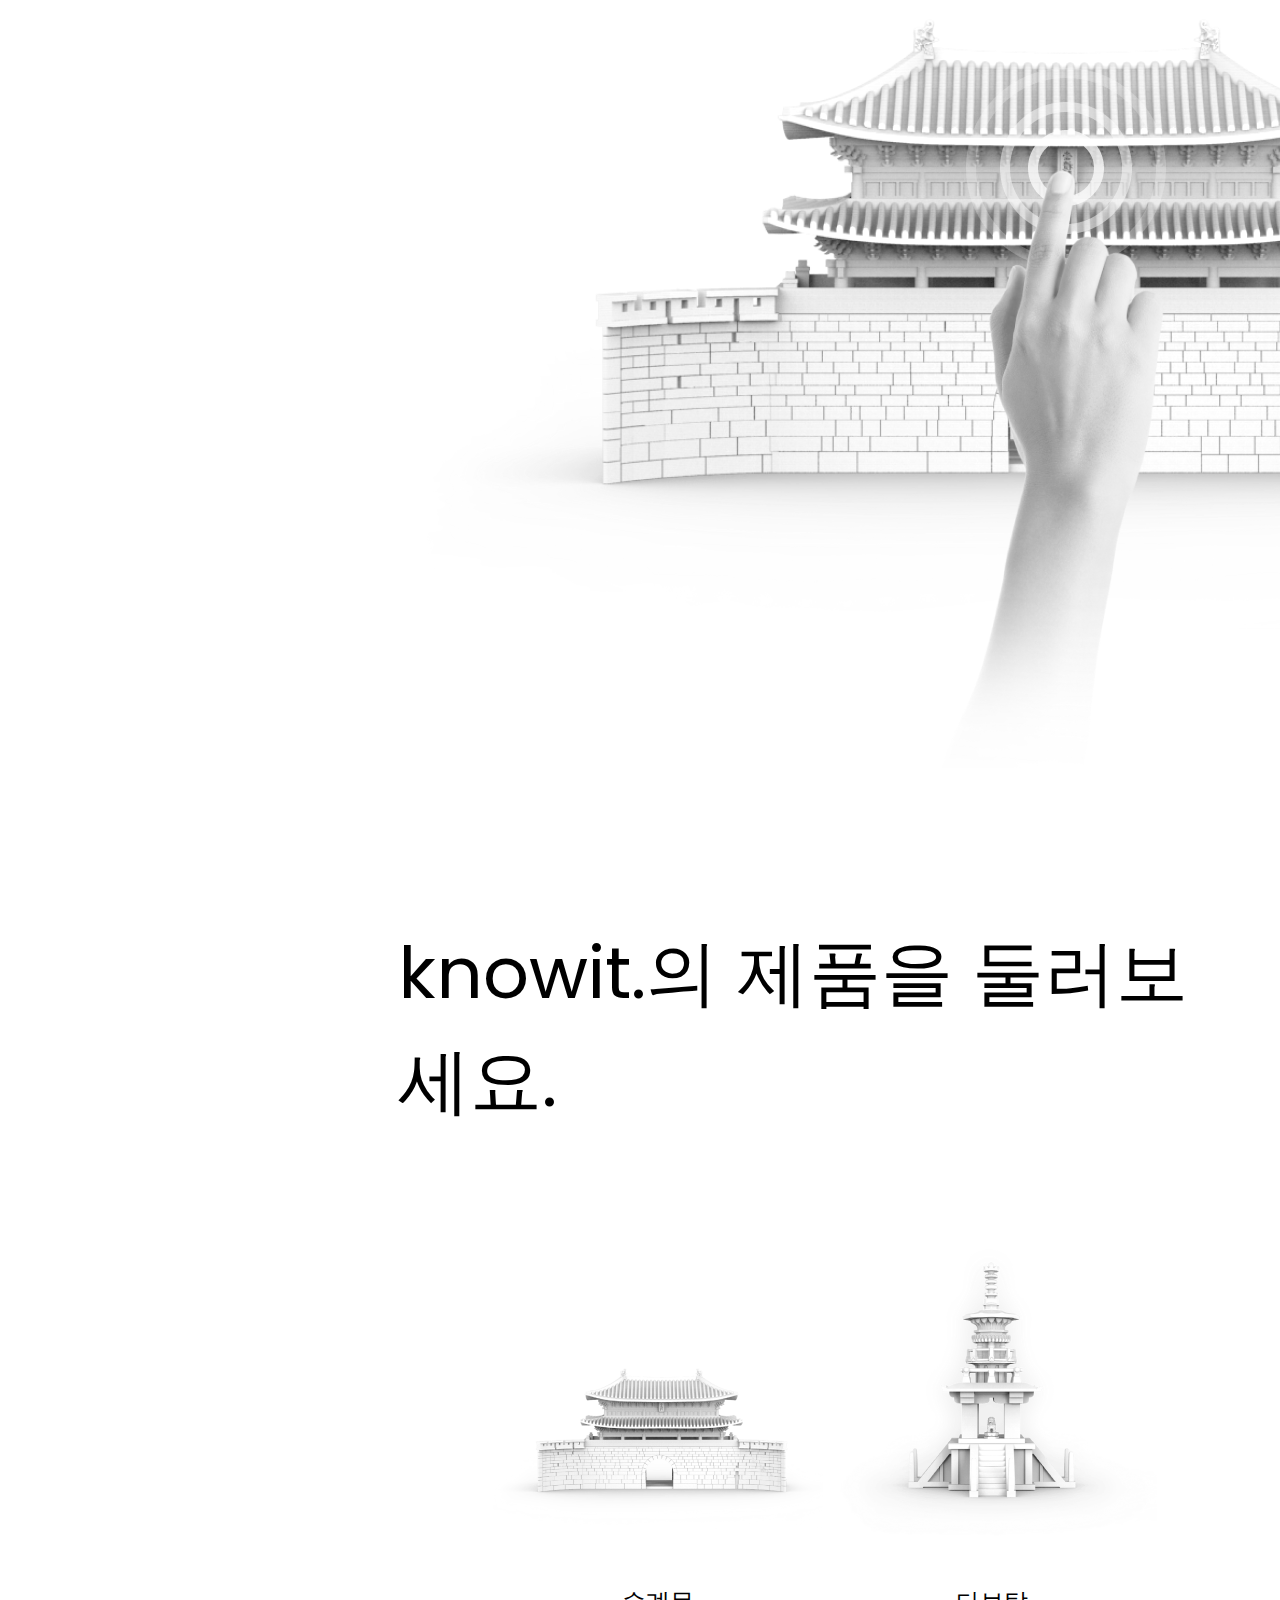
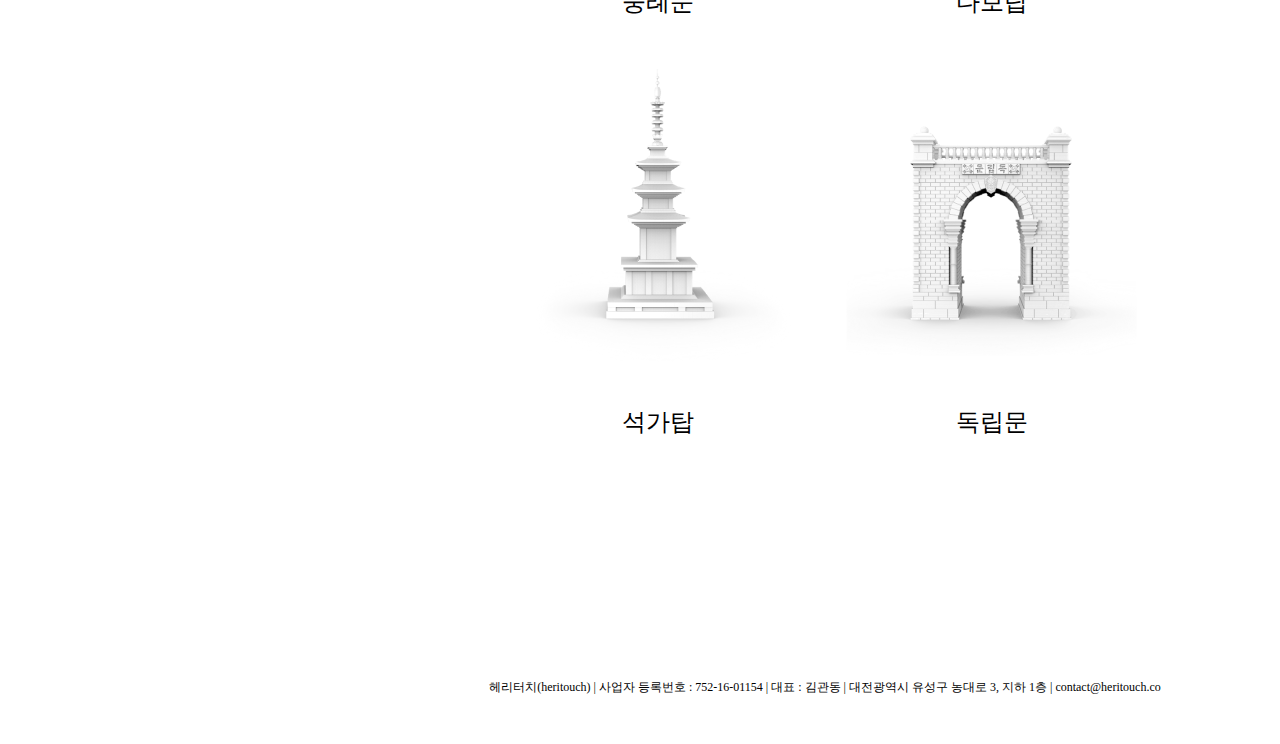
<file: productIntro.html>
<!DOCTYPE html>
<html lang="en">
<head>
    <meta charset="UTF-8">
    <meta name="viewport" content="width=device-width, initial-scale=1.0">
    <title>needit</title>
    <link rel="stylesheet" href="./style.css"/>
    <!-- CSS only -->
<link href="https://cdn.jsdelivr.net/npm/bootstrap@5.0.2/dist/css/bootstrap.min.css" rel="stylesheet" integrity="sha384-EVSTQN3/azprG1Anm3QDgpJLIm9Nao0Yz1ztcQTwFspd3yD65VohhpuuCOmLASjC" crossorigin="anonymous">
<link rel="preconnect" href="https://fonts.googleapis.com">
<link rel="preconnect" href="https://fonts.gstatic.com" crossorigin>
<link href="https://fonts.googleapis.com/css2?family=Poppins:wght@400;500;600&display=swap" rel="stylesheet">

</head>
<body>
    <div id="hamburger">
        <input class="burger-check" type="checkbox" id="burger-check" />
                <label class="burger-icon" for="burger-check">
                    <span class="burger-sticks"></span>
                </label>
                <div class="menu" style="width: 400px">
                    <div id="divider" class="menuChild" style="height: 100%">
                        
                    </div>
                    <div class="menuChild" style="width: 398px; padding-top: 10px;">
                        <ul >
                            <p>
                                needit.
                            </p>
                            <li><a href="index.html"><span style="font-family: Poppins; ">who we are</span></a></li>
                            <li><a href="teams.html">만드는 사람들</a></li>
                            <div id="horizontalDivider"></div>
                            
                    <p>
                        kit.
                    </p>
                    <li><a href="kit.html">점자명함</a></li>
                    <div id="horizontalDivider"></div>
        
                            <p>
                                knowit.
                            </p>
                            <li><a href="productIntro.html" style="color:rgb(202, 202, 202)">제품 소개</a></li>
                            <li><a href="sungnyemun.html">숭례문</a></li>
                            <li><a href="doknipmun.html" >독립문</a></li>
                            <li><a href="dabotap.html" >다보탑</a></li>
                            <li><a href="seokgatap.html">석가탑</a></li>
        
                            <div id="horizontalDivider"></div>
        
                            <p>
                                contact
                            </p>
                            <li><a href="contact.html">제품 문의</a></li>
                            <li><a href="client.html">함께한 사람들</a></li>
        
                            
                          </ul>
                    </div>
                    
        
                </div>
            </div>
      
    <div class="row" >
        <div class="col-sm-4" id=navWrapper>
            <div id="nav">
                <ul>
                    <p>
                        needit.
                    </p>
                    <li><a href="index.html"><span style="font-family: Poppins; ">who we are</span></a></li>
                    <li><a href="teams.html">만드는 사람들</a></li>
                    <div id="horizontalDivider"></div>
                    
                    <p>
                        kit.
                    </p>
                    <li><a href="kit.html">점자명함</a></li>
                    <div id="horizontalDivider"></div>
                    <p>
                        knowit.
                    </p>
                    <li><a href="productIntro.html" style="font-family: Poppins; color:rgb(202, 202, 202)" >제품 소개</a></li>
                    <li><a href="sungnyemun.html">숭례문</a></li>
                    <li><a href="doknipmun.html">독립문</a></li>
                    <li><a href="dabotap.html">다보탑</a></li>
                    <li><a href="seokgatap.html">석가탑</a></li>

                    <div id="horizontalDivider"></div>

                    <p>
                        contact
                    </p>
                    <li><a href="contact.html">제품 문의</a></li>
                    <li><a href="client.html">함께한 사람들</a></li>

                    
                  </ul>

            </div>
            <div id="divider" class="navDivider">
            </div>
            
        </div>
        <div class="col-sm-8" id=contentsWrapper>


            
            <div id="textWrapper">
                <p id=title>
                    제품소개
                </p>

                <p id="largerText">
                    <span id="largerTextEng">knowit.</span>은<br>듣고, 만지고, 경험하는<br>문화재 교구입니다.
                </p>
            </div>
            <div class="text-center" style="margin-bottom: 400px;">
                <img src="img/intro1.png" class="img-fluid"alt="intro1">
            </div>

            <div style="text-align: center; ">
                <p id="largerText">
                    먼저, 패키지를 열어보세요.
                </p>
                <p id="smallText">
                    knowit.을 열면 설명서 두 장과 문화재에 대한<br>
                    스몰모형, 서브모형, 그리고 빅모형을 만날 수 있습니다.
                </p>
            </div>
            <div class="text-center" style="margin-bottom: 400px;">
                <img src="img/intro2.png" class="img-fluid"alt="intro2">
            </div>


            <div style="background: #F7F7F7; padding-top: 5em; padding-bottom: 7em">
                <div class="row">
                    <div class="col-xl">
                        <div id="textWrapper">
                            <p id="largerText">
                                숭례문은<br>어떤 모양인가요?
                            </p>
                            <p id="smallText">
                                한 손에 담기는 스몰모형을 통해<br>
                                문화재의 윤곽과 형태를 알아보세요.
                            </p>
                        </div>
                      
                      
                    </div>
                    <div class="col-xl">
                      <img src="img/intro3.png" class="img-fluid"alt="intro3">
                    </div>
                    
                  </div>

                
            </div>
            <div style="background: #E5E5E5; padding-top: 5em;">
            
                <div id="textWrapper" style="padding-bottom: 1em;">
                    <p id="largerText">
                        어떤 특징이 있나요?
                    </p>
                    <p id="smallText" style="margin-bottom: 0px;">
                        문화재에는 저마다 특징적인 부분들이 있죠.<br>
                        서브모형을 통해 이 문화재에 어떤 특징들이 있는지 자세히 알아보세요.
                    </p>
                </div>
            </div>
                <img style="width: 100%" src="img/intro4.png" class="img-fluid"alt="intro4">


                <div id="textWrapper" style="padding-top: 5em;">
                    <p id="largerText">
                        구체적으로 알아볼까요?
                    </p>
                    <p id="smallText" style="margin-bottom: 0px;">
                        빅모형으로 문화재를 더 자세히 알아보세요.<br>특징들은 어디에 있나요? 어떤 이야기가 담겨있을까요?<br>인터랙션 포인트를 '딸깍' 눌러보세요!
                    </p>
                </div>

                <div class="text-center">
                    <img src="img/intro5.png" class="img-fluid"alt="intro5">
                </div>

                <div id="textWrapper" style="margin-top: 2em;">
                    <p id="largerText" style="margin-top: 2em;">
                        <span id="largerTextEng">knowit.</span>의 제품을 둘러보세요.
                    </p>
                </div>

                <div style="text-align: center; margin-top: 1em; margin-bottom: 10em;" >
                    <div class="contentsWrapper" style="display:inline-block; margin: 1em;">
                        <div style="display:inline-block">
                            <a href="sungnyemun.html">
                                <img src="img/sung.png" class="img-fluid"alt="숭례문">
                            </a>
                            <p id="smallText"><a href="sungnyemun.html">숭례문</a></p>
                    </div>
                    <div  style="display:inline-block">
                        <a href="dabotap.html">
                            <img src="img/da.png" class="img-fluid"alt="다보탑">
                        </a>
                        
                        <p id="smallText"><a href="dabotap.html">다보탑</a></p>
                    </div>
                    <div  style="display:inline-block">
                        <a href="seokgatap.html">
                            <img src="img/seok.png" class="img-fluid"alt="석가탑">
                        </a>
                        
                        <p id="smallText"><a href="seokgatap.html">석가탑</a></p>
                </div>
                <div  style="display:inline-block">
                    <a href="doknipmun.html">
                        <img src="img/dok.png" class="img-fluid"alt="독립문">
                    </a>
                    
                    <p id="smallText"><a href="doknipmun.html">독립문</a></p>
            </div>
                    </div>
                </div>

                <p id="smallText" style=
            " text-align: center; margin:0px; padding: 40px; font-size: 12px">헤리터치(heritouch) | 사업자 등록번호 : 752-16-01154 | 대표 : 김관동 | 대전광역시 유성구 농대로 3, 지하 1층 | contact@heritouch.co</p>
                </div>

            






            

                    
                
                
                
                
                

                
                

    </div>


            




        </div>


        
    </div>
    
        
</body>
</html>
</file>
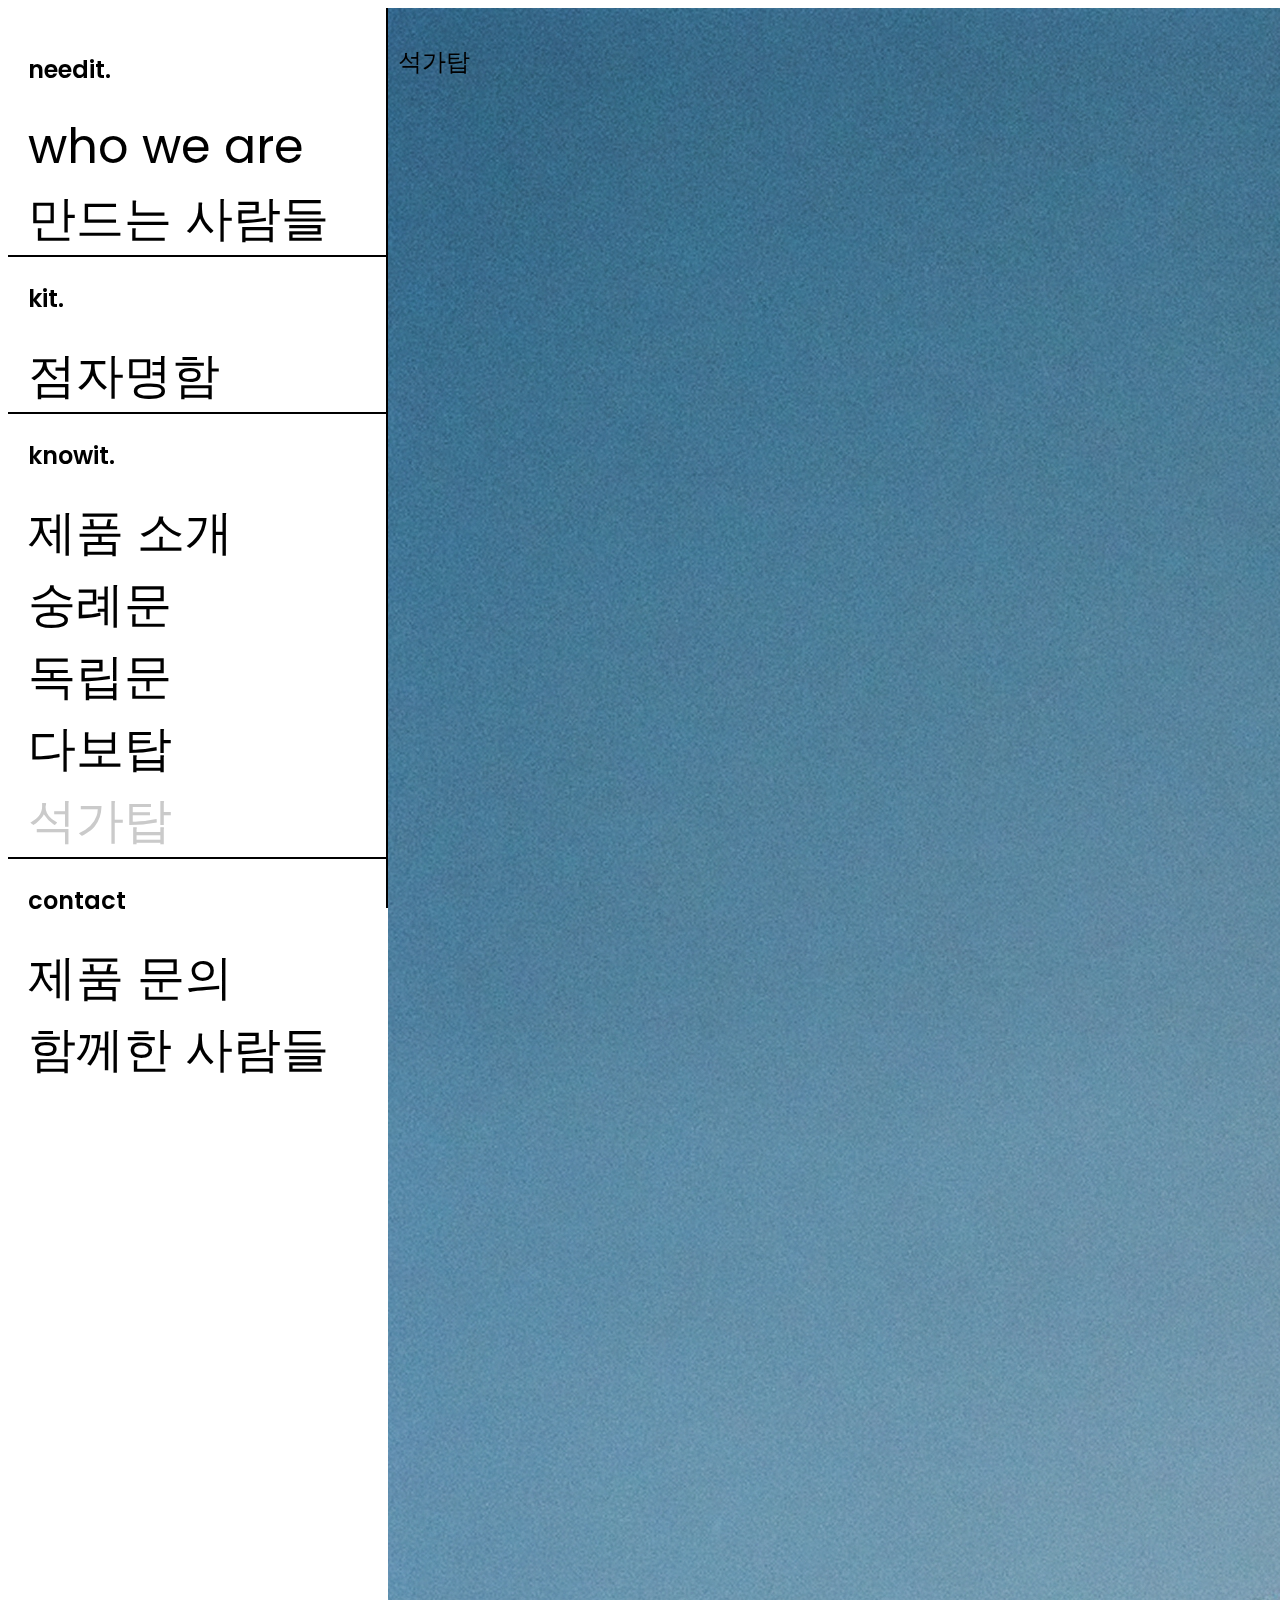
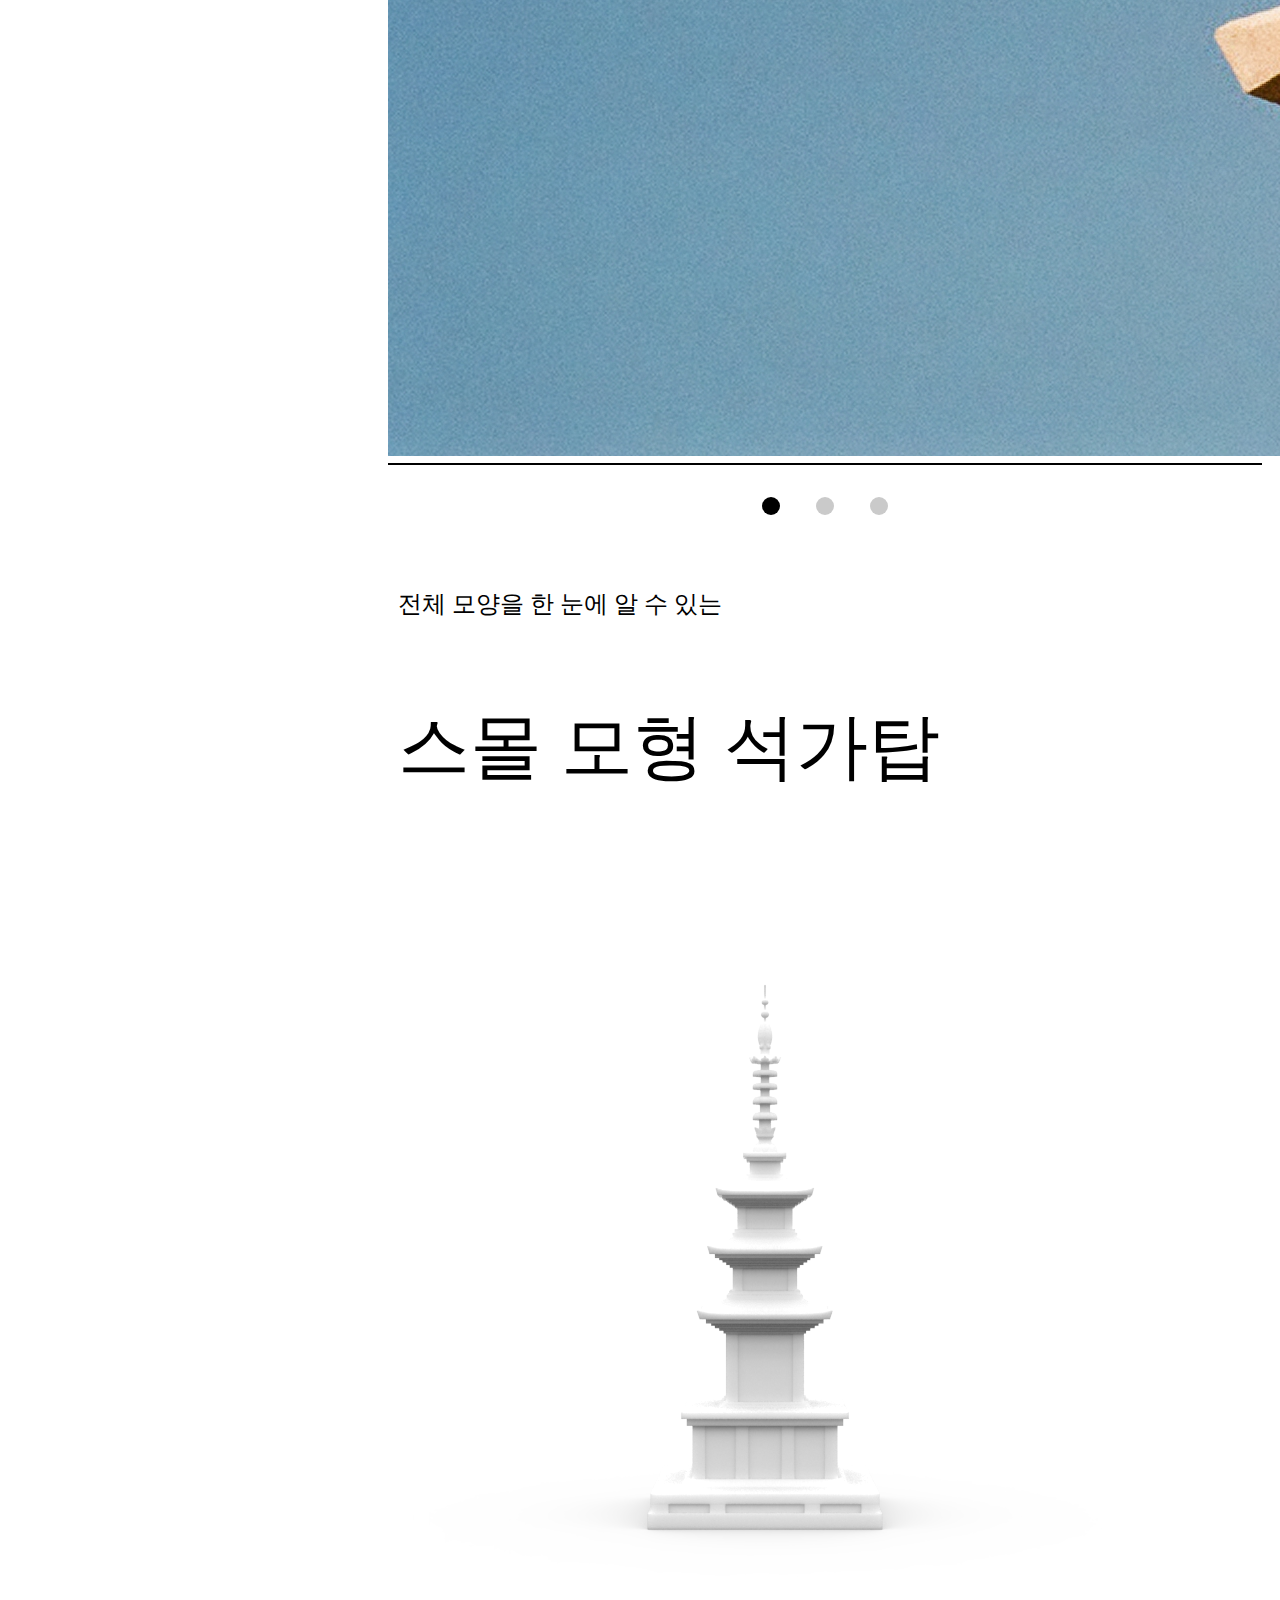
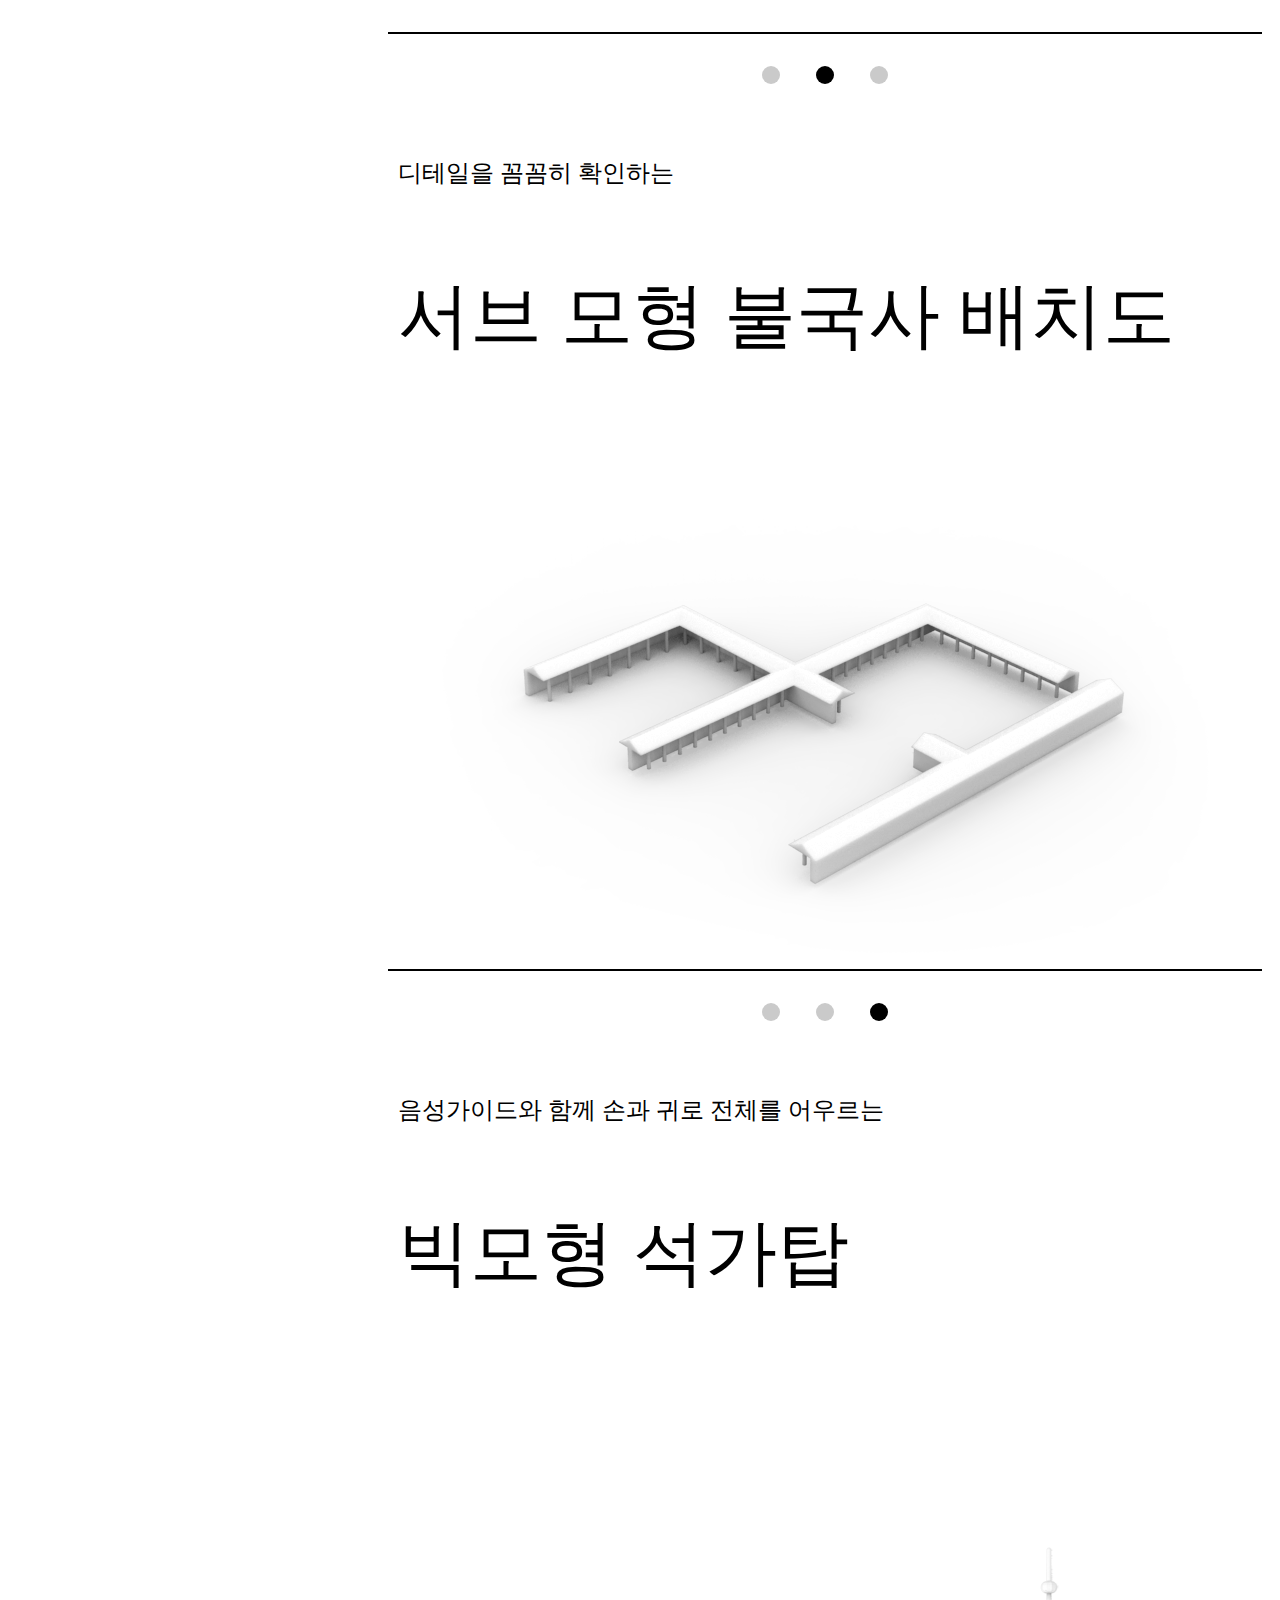
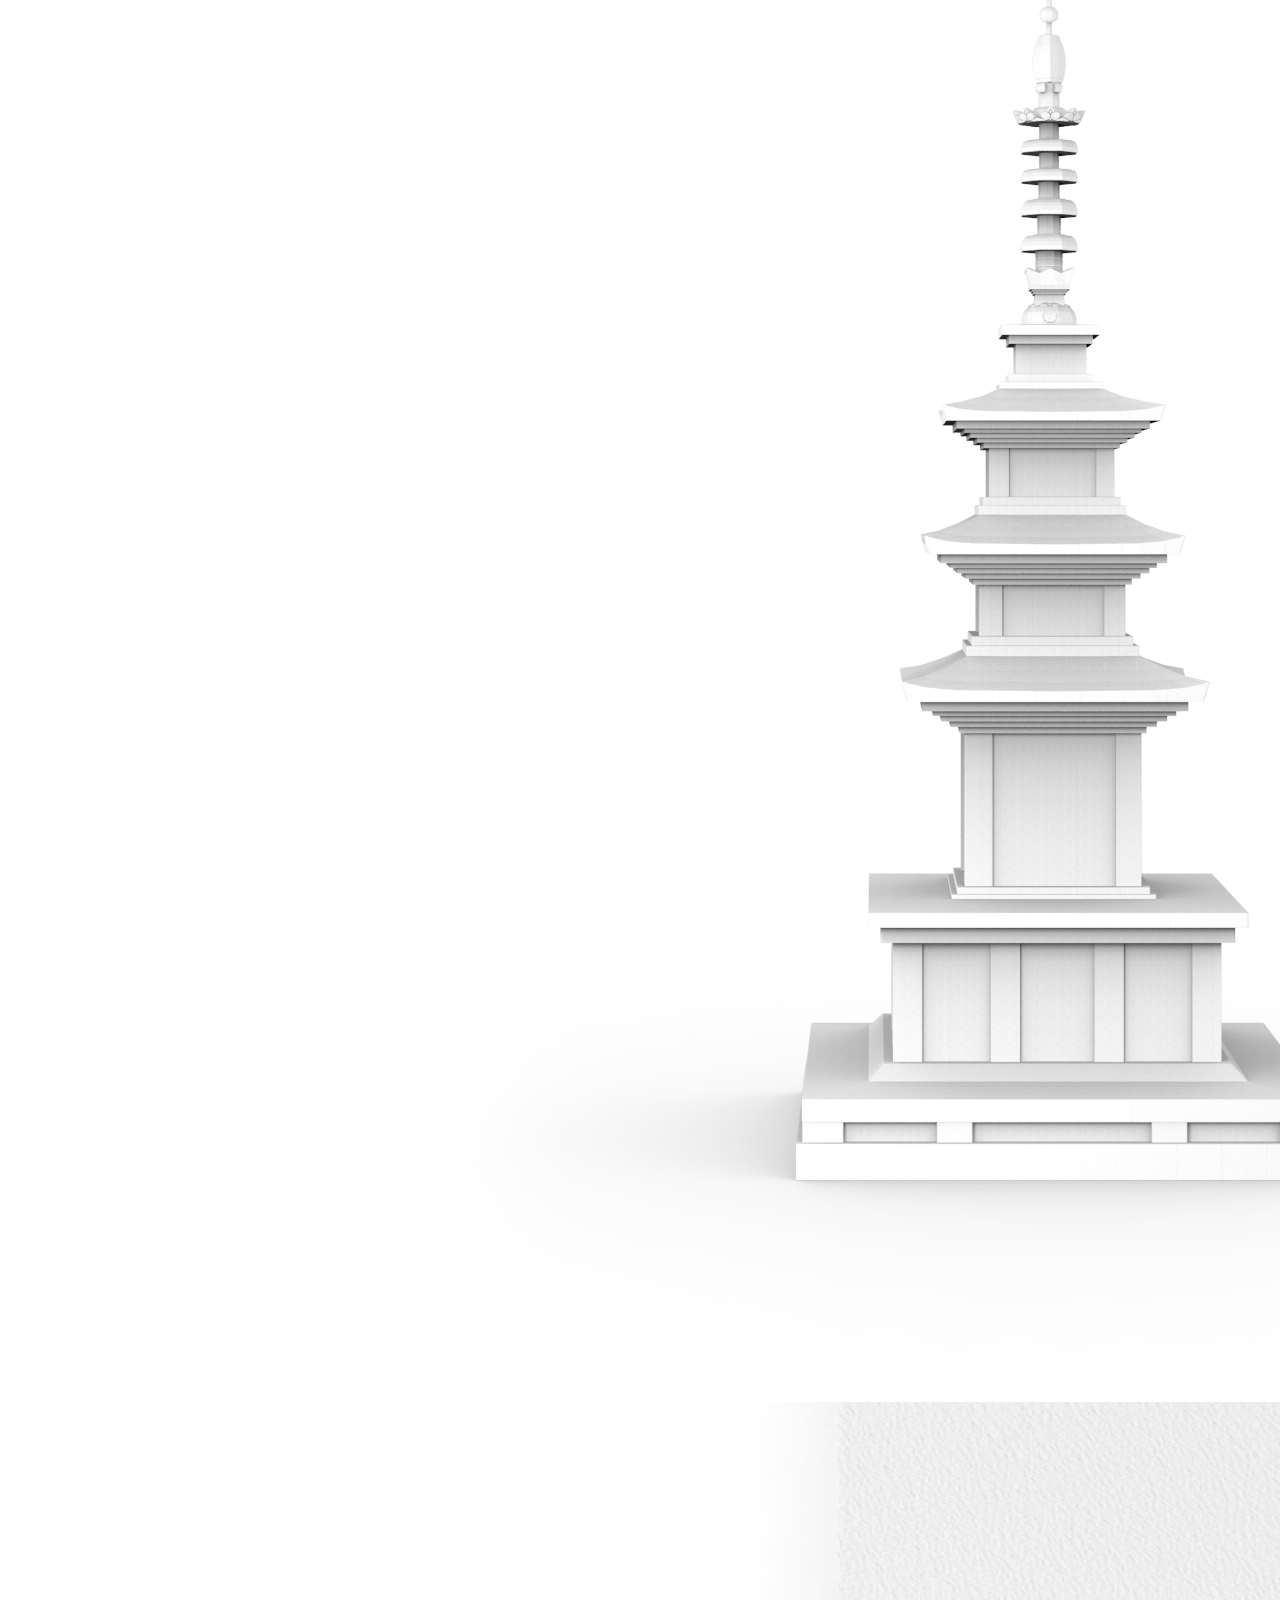
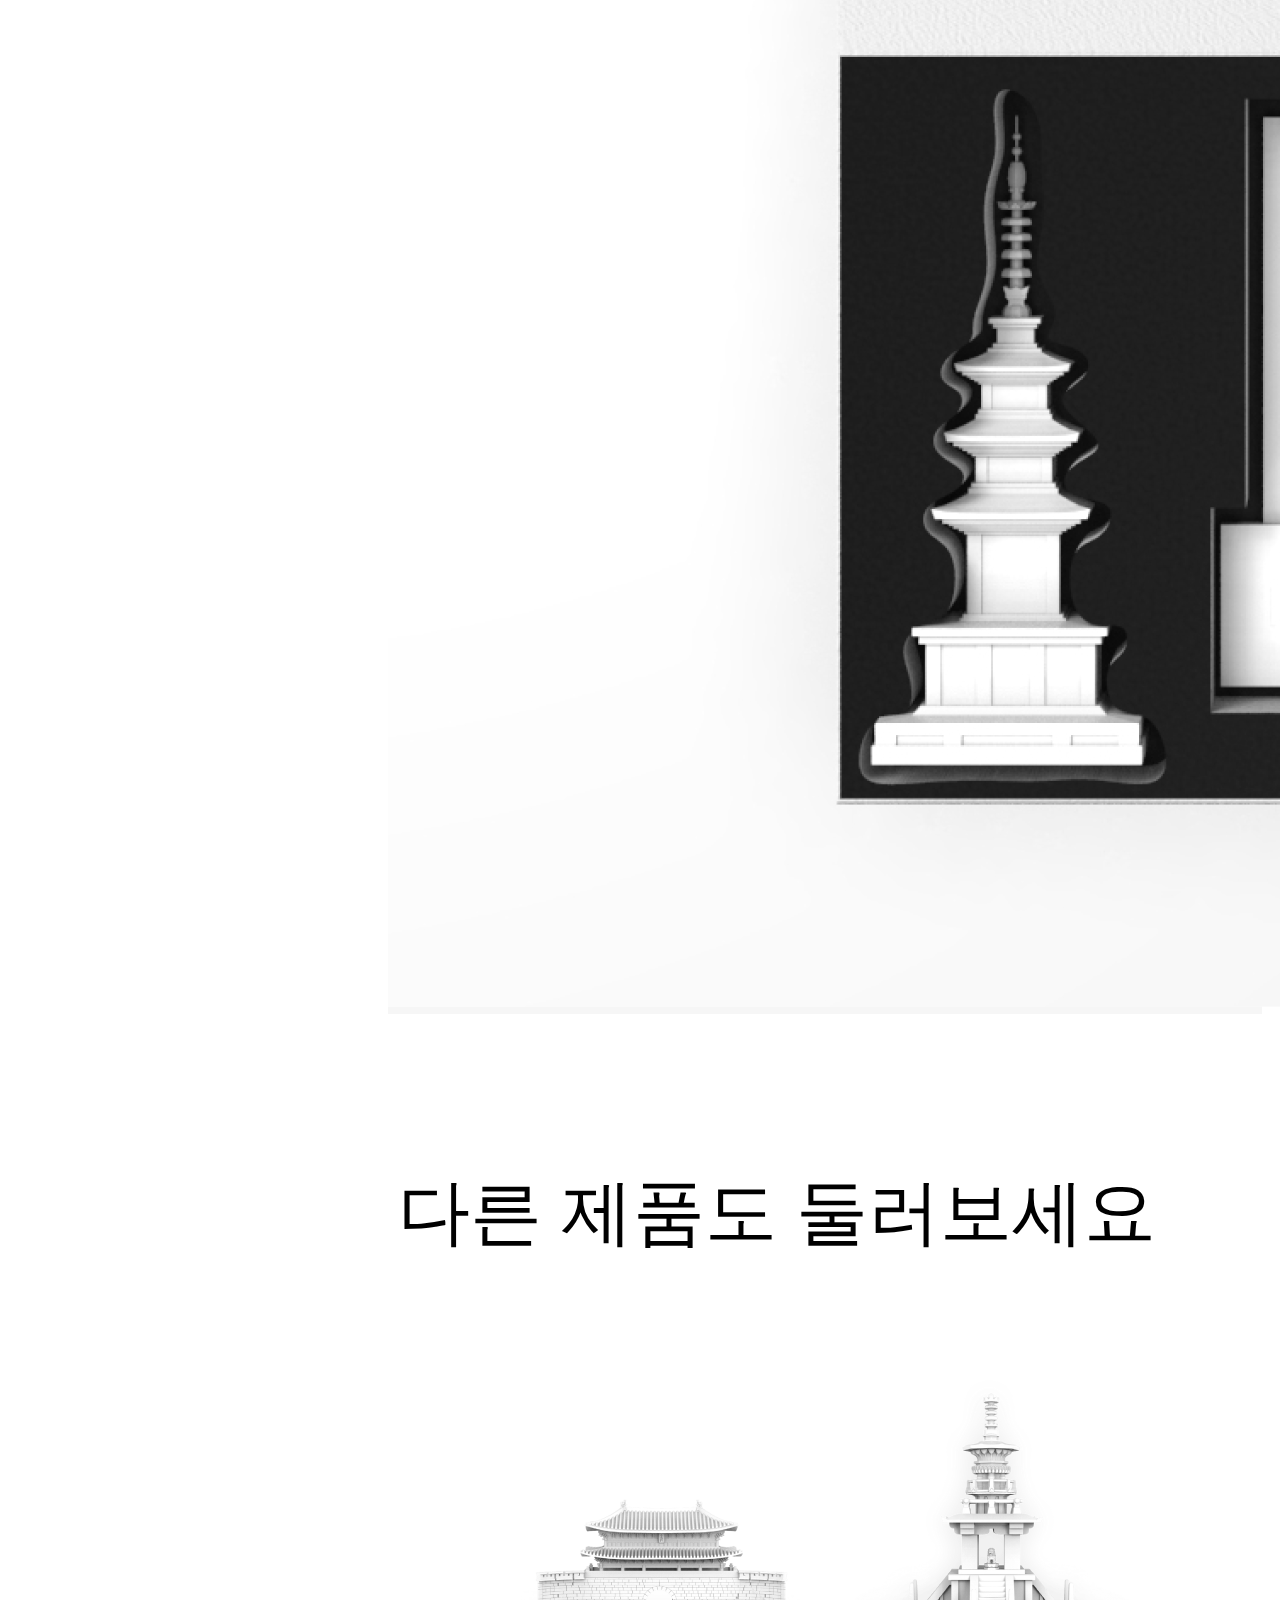
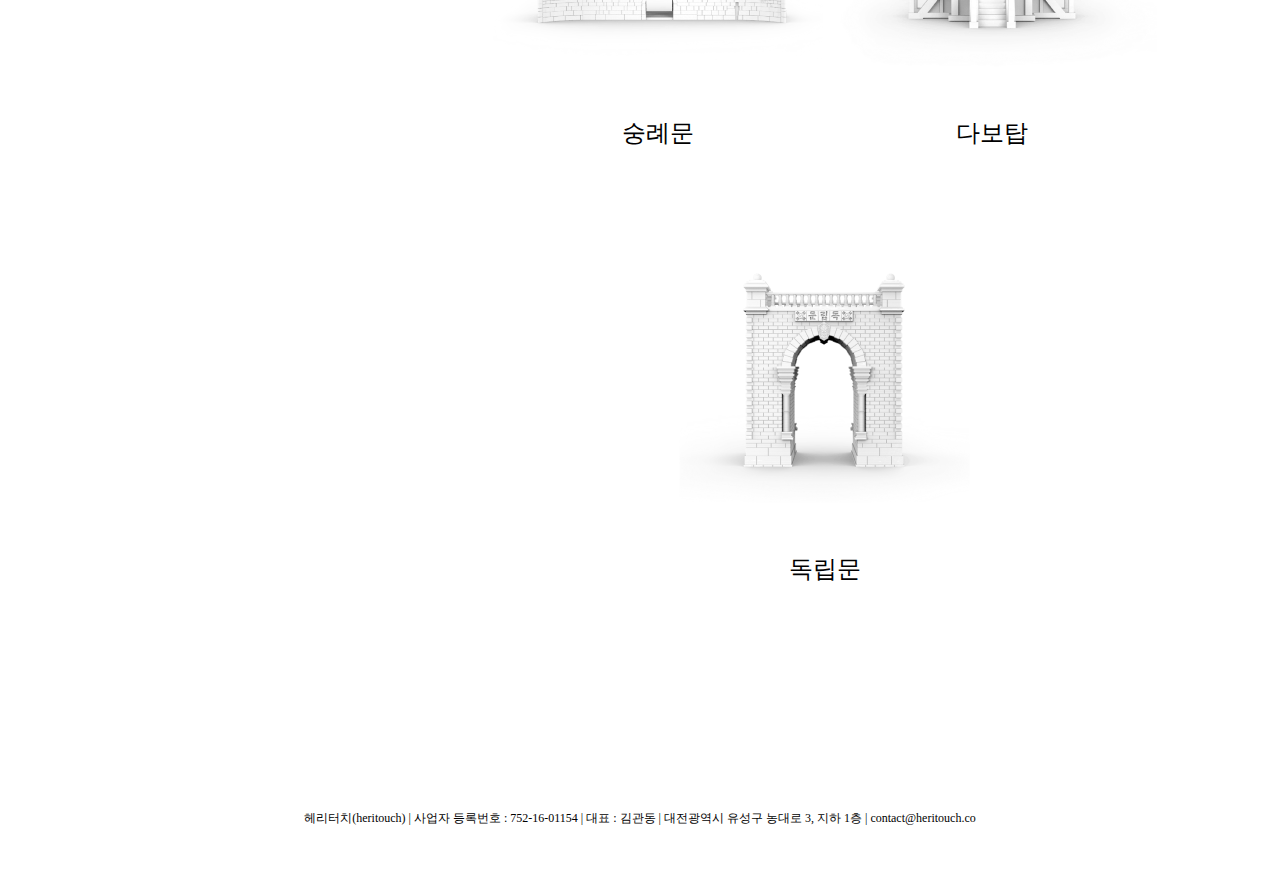
<file: seokgatap.html>
<!DOCTYPE html>
<html lang="en">
<head>
    <meta charset="UTF-8">
    <meta name="viewport" content="width=device-width, initial-scale=1.0">
    <title>needit</title>
    <link rel="stylesheet" href="./style.css"/>
    <!-- CSS only -->
<link href="https://cdn.jsdelivr.net/npm/bootstrap@5.0.2/dist/css/bootstrap.min.css" rel="stylesheet" integrity="sha384-EVSTQN3/azprG1Anm3QDgpJLIm9Nao0Yz1ztcQTwFspd3yD65VohhpuuCOmLASjC" crossorigin="anonymous">
<link rel="preconnect" href="https://fonts.googleapis.com">
<link rel="preconnect" href="https://fonts.gstatic.com" crossorigin>
<link href="https://fonts.googleapis.com/css2?family=Poppins:wght@400;500;600&display=swap" rel="stylesheet">

</head>
<body>
    <div id="hamburger">
        <input class="burger-check" type="checkbox" id="burger-check" />
                <label class="burger-icon" for="burger-check">
                    <span class="burger-sticks"></span>
                </label>
                <div class="menu" style="width: 400px">
                    <div id="divider" class="menuChild" style="height: 100%">
                        
                    </div>
                    <div class="menuChild" style="width: 398px; padding-top: 10px;">
                        <ul >
                            <p>
                                needit.
                            </p>
                            <li><a href="index.html"><span style="font-family: Poppins; ">who we are</span></a></li>
                            <li><a href="teams.html">만드는 사람들</a></li>
                            <div id="horizontalDivider"></div>
                            
                    <p>
                        kit.
                    </p>
                    <li><a href="kit.html">점자명함</a></li>
                    <div id="horizontalDivider"></div>
        
                            <p>
                                knowit.
                            </p>
                            <li><a href="productIntro.html">제품 소개</a></li>
                            <li><a href="sungnyemun.html">숭례문</a></li>
                            <li><a href="doknipmun.html" >독립문</a></li>
                            <li><a href="dabotap.html" >다보탑</a></li>
                            <li><a href="seokgatap.html" style="color:rgb(202, 202, 202)">석가탑</a></li>
        
                            <div id="horizontalDivider"></div>
        
                            <p>
                                contact
                            </p>
                            <li><a href="contact.html">제품 문의</a></li>
                            <li><a href="client.html">함께한 사람들</a></li>
        
                            
                          </ul>
                    </div>
                    
        
                </div>
            </div>
      
    <div class="row" >
        <div class="col-sm-4" id=navWrapper>
            <div id="nav">
                <ul>
                    <p>
                        needit.
                    </p>
                    <li><a href="index.html"><span style="font-family: Poppins; ">who we are</span></a></li>
                    <li><a href="teams.html">만드는 사람들</a></li>
                    <div id="horizontalDivider"></div>
                    
                    <p>
                        kit.
                    </p>
                    <li><a href="kit.html">점자명함</a></li>
                    <div id="horizontalDivider"></div>

                    <p>
                        knowit.
                    </p>
                    <li><a href="productIntro.html">제품 소개</a></li>
                    <li><a href="sungnyemun.html" >숭례문</a></li>
                    <li><a href="doknipmun.html">독립문</a></li>
                    <li><a href="dabotap.html">다보탑</a></li>
                    <li><a href="seokgatap.html" style="color:rgb(202, 202, 202)">석가탑</a></li>

                    <div id="horizontalDivider"></div>

                    <p>
                        contact
                    </p>
                    <li><a href="contact.html">제품 문의</a></li>
                    <li><a href="client.html">함께한 사람들</a></li>

                    
                  </ul>

            </div>
            <div id="divider" class="navDivider">
                
            </div>
            
        </div>
        <div class="col-sm-8" id="contentsWrapper" style="margin-top:0px">
            
            
                <p style="text-align:right; margin:0px ">
                    <img src="img/seok1.jpg" class="img-fluid" alt="product_image">
                </p>
                <div id="textWrapper">

                    <p id="title" style="position:absolute; top: 20px">석가탑</p>
                </div>
                <div id="horizontalDivider"></div>

                <div style="text-align: center; margin-top: 1em; margin-bottom: 1em;" >
                    <div class="dot"></div>
                    <div class="dot" style="background-color: rgb(202, 202, 202);"></div>
                    <div class="dot" style="background-color: rgb(202, 202, 202);"></div>
                </div>
                    

                
                    <div class="row">
                      <div class="col-xl">
                        <div id="textWrapper">
                            <p id="smallText" style="margin-top: 50px">전체 모양을 한 눈에 알 수 있는</p>
                            <p id="largerText">스몰 모형 석가탑</p>
                        </div>
                        
                      </div>
                      <div class="col-xl">
                        <img src="img/seok2.png" class="img-fluid"alt="braille">
                      </div>
                      
                    </div>
                    <div id="horizontalDivider"></div>

                <div style="text-align: center; margin-top: 1em; margin-bottom: 1em;" >
                    
                    <div class="dot" style="background-color: rgb(202, 202, 202);"></div>
                    <div class="dot"></div>
                    <div class="dot" style="background-color: rgb(202, 202, 202);"></div>
                </div>
                    

                <div id="textWrapper">
                    <p id="smallText" style="margin-top: 50px">디테일을 꼼꼼히 확인하는</p>
                    <p id="largerText">서브 모형 불국사 배치도</p>
                </div>
                <div class="text-center">
                    <img src="img/seok3.png" class="img-fluid"alt="seokgatap">
                </div>

                <div id="horizontalDivider"></div>

                <div style="text-align: center; margin-top: 1em; margin-bottom: 1em;" >
                    
                    <div class="dot" style="background-color: rgb(202, 202, 202);"></div>
                    
                    <div class="dot" style="background-color: rgb(202, 202, 202);"></div>
                    <div class="dot"></div>
                </div>
                <div id="textWrapper">
                    <p id="smallText" style="margin-top: 50px">음성가이드와 함께 손과 귀로 전체를 어우르는</p>
                    <p id="largerText">빅모형 석가탑</p>
                </div>
                <div class="text-center">
                    <img src="img/seok4.png" class="img-fluid"alt="sungnyemun">
                </div>

                <div style="background-color: #f6f6f6;"class="text-center">
                    <img src="img/seok_package.png" class="img-fluid"alt="sungnyemun">
                </div>

                <div id="textWrapper">
                    <p id="largerText" style="margin-top: 2em;">
                        다른 제품도 둘러보세요
                    </p>
                </div>

                
                <div style="text-align: center; margin-top: 1em; margin-bottom: 10em;" >
                    <div class="contentsWrapper" style="display:inline-block; margin: 1em;">
                        <div style="display:inline-block">
                            <a href="sungnyemun.html">
                                <img src="img/sung.png" class="img-fluid"alt="숭례문">
                            </a>
                            <p id="smallText"><a href="sungnyemun.html">숭례문</a></p>
                    </div>
                    <div  style="display:inline-block">
                        <a href="dabotap.html">
                            <img src="img/da.png" class="img-fluid"alt="다보탑">
                        </a>
                        
                        <p id="smallText"><a href="dabotap.html">다보탑</a></p>
                    </div>
                    
                </div>
                <div  style="display:inline-block">
                    <a href="doknipmun.html">
                        <img src="img/dok.png" class="img-fluid"alt="독립문">
                    </a>
                    
                    <p id="smallText"><a href="doknipmun.html">독립문</a></p>
            </div>
                    </div>
                </div>

                <p id="smallText" style=
            " text-align: center; margin:0px; padding: 40px; font-size: 12px">헤리터치(heritouch) | 사업자 등록번호 : 752-16-01154 | 대표 : 김관동 | 대전광역시 유성구 농대로 3, 지하 1층 | contact@heritouch.co</p>
                </div>
                
                  

                    
                

                
            
            










                    
                        
                        
                    
                
                
                
                
                

                
                

            </div>


            




    
        
</body>
</html>
</file>
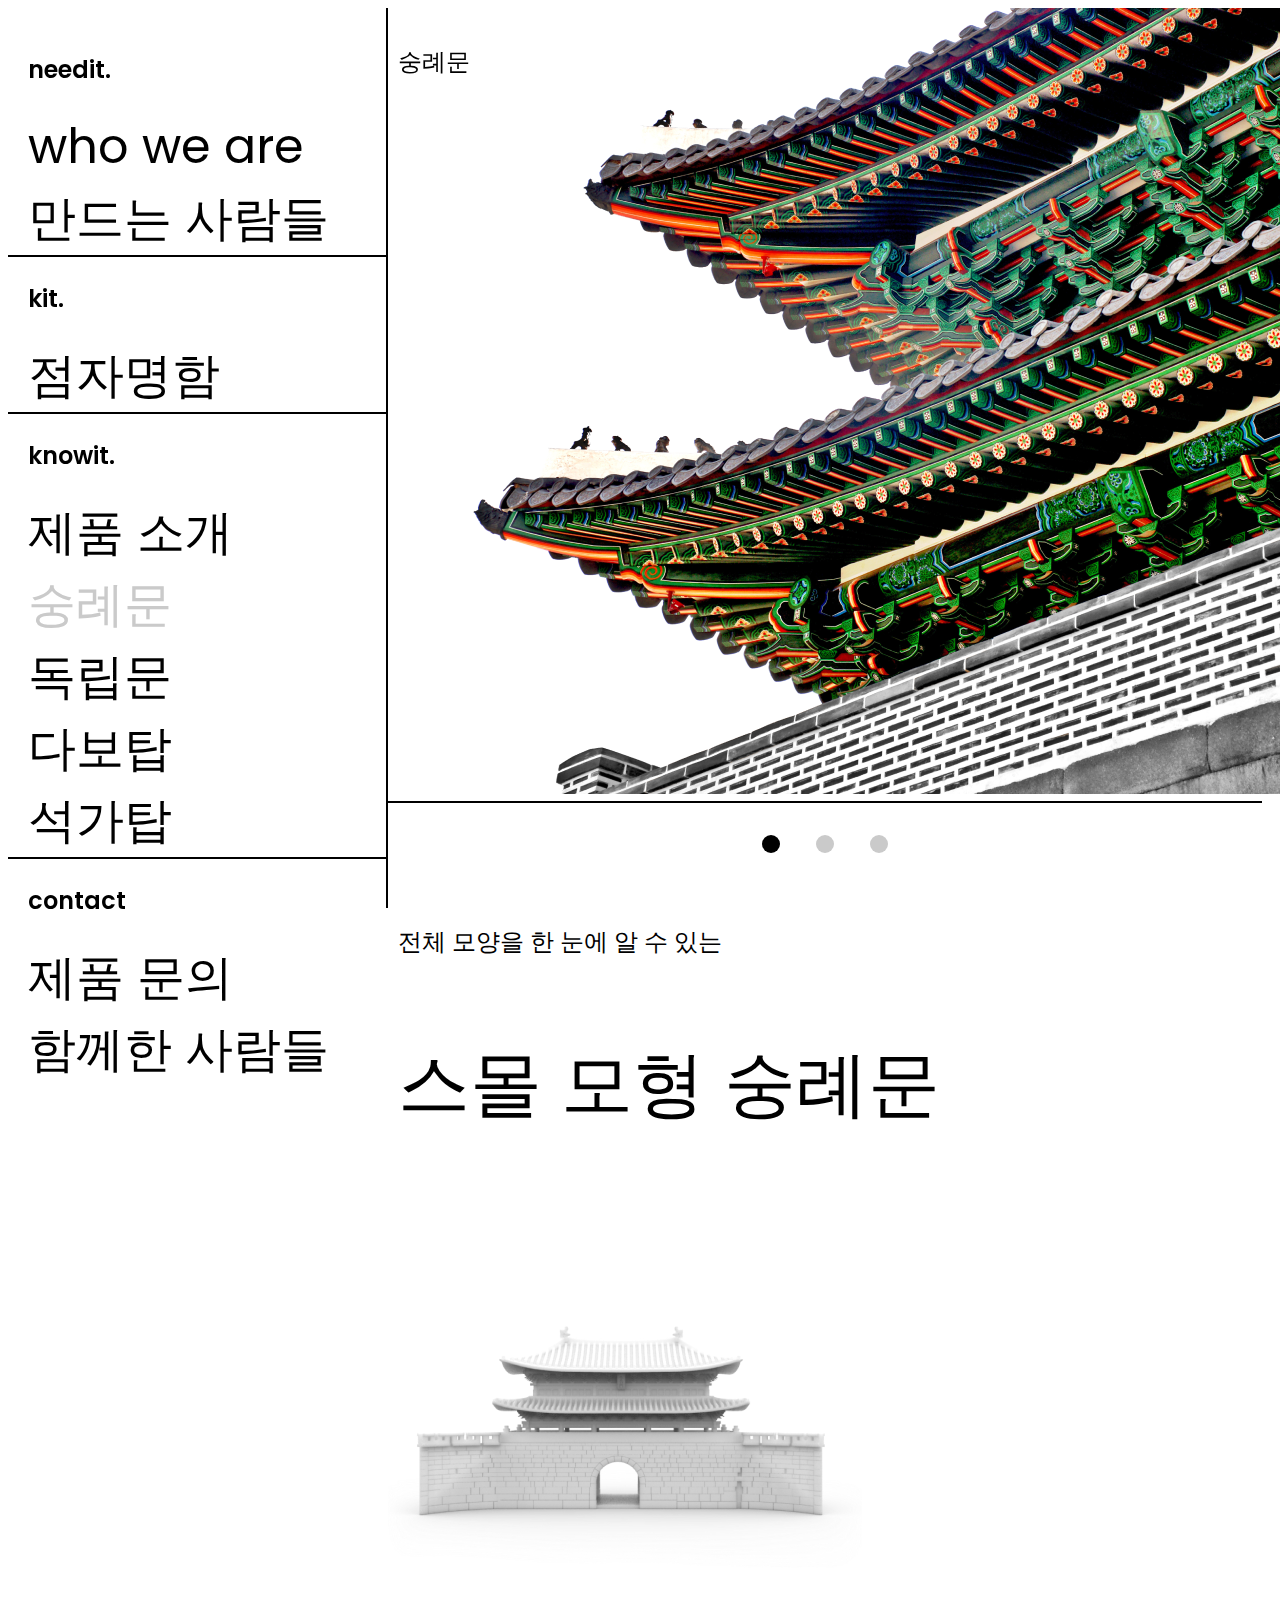
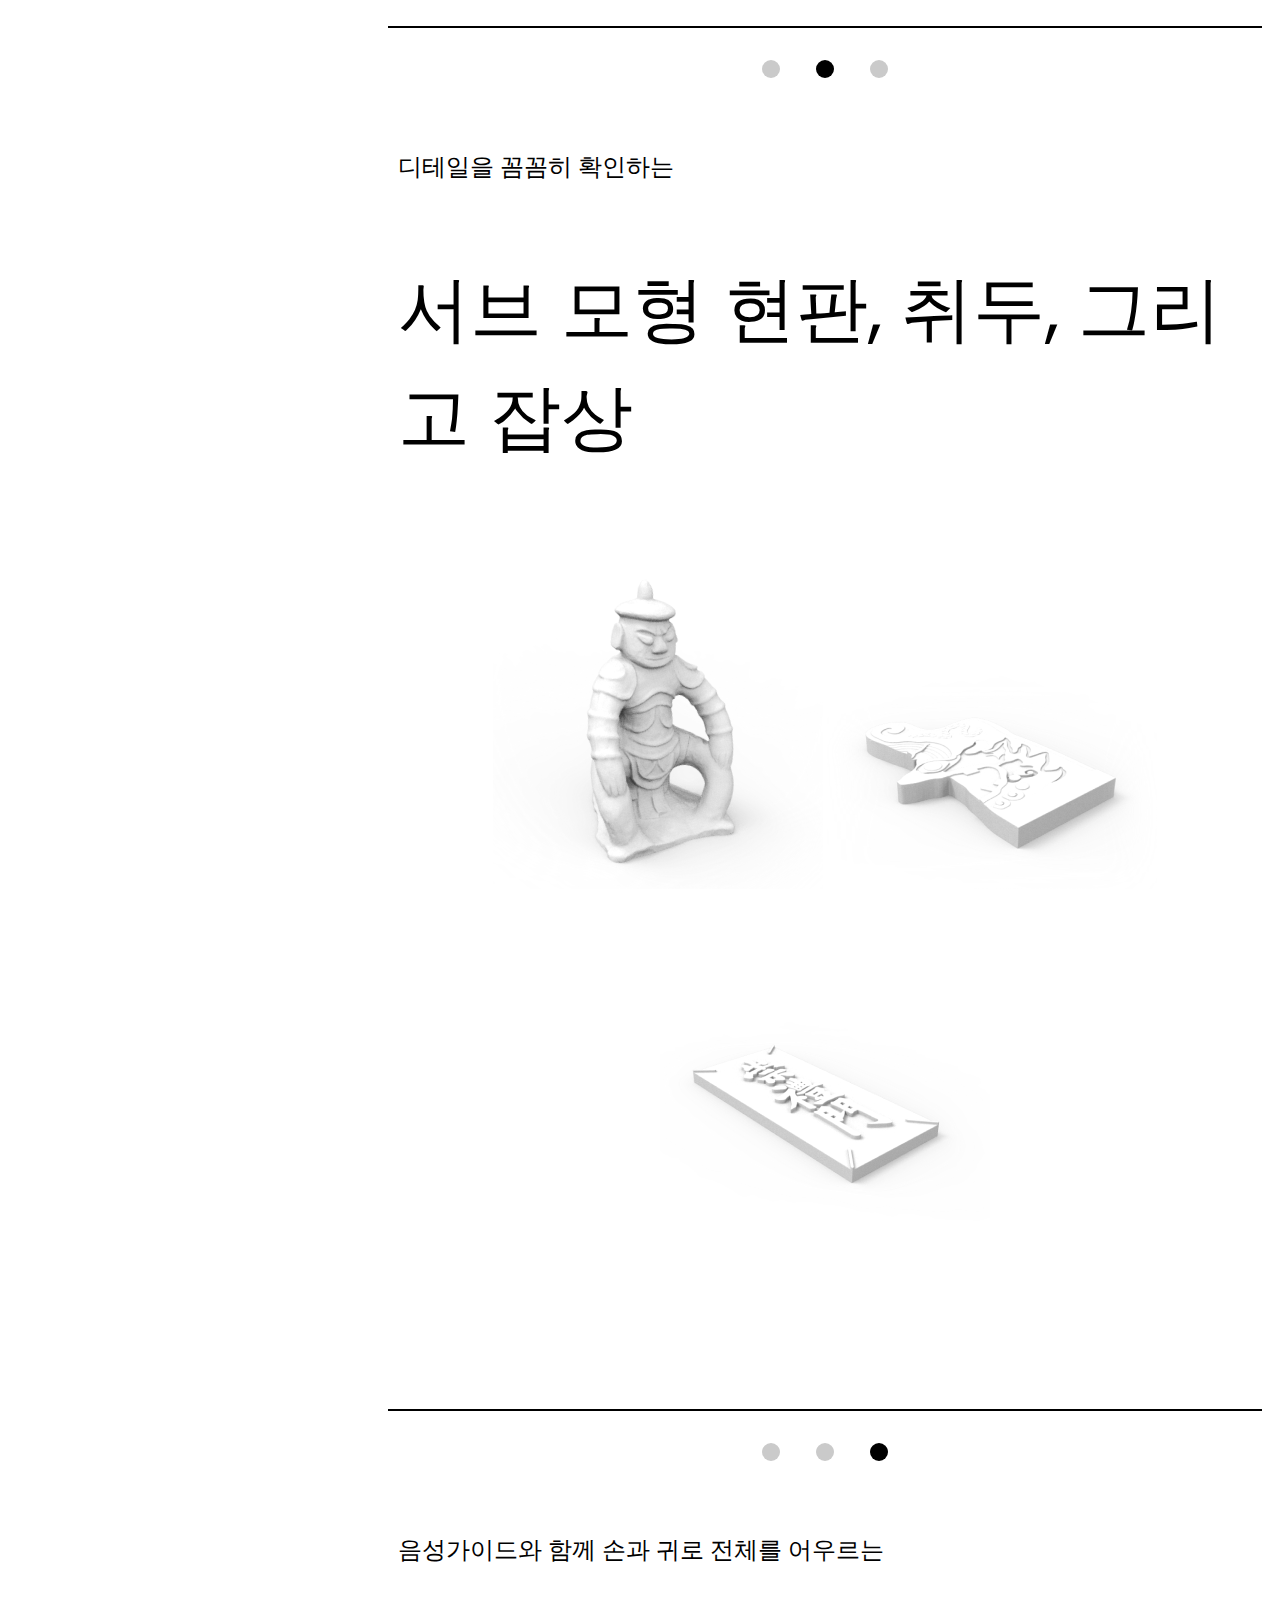
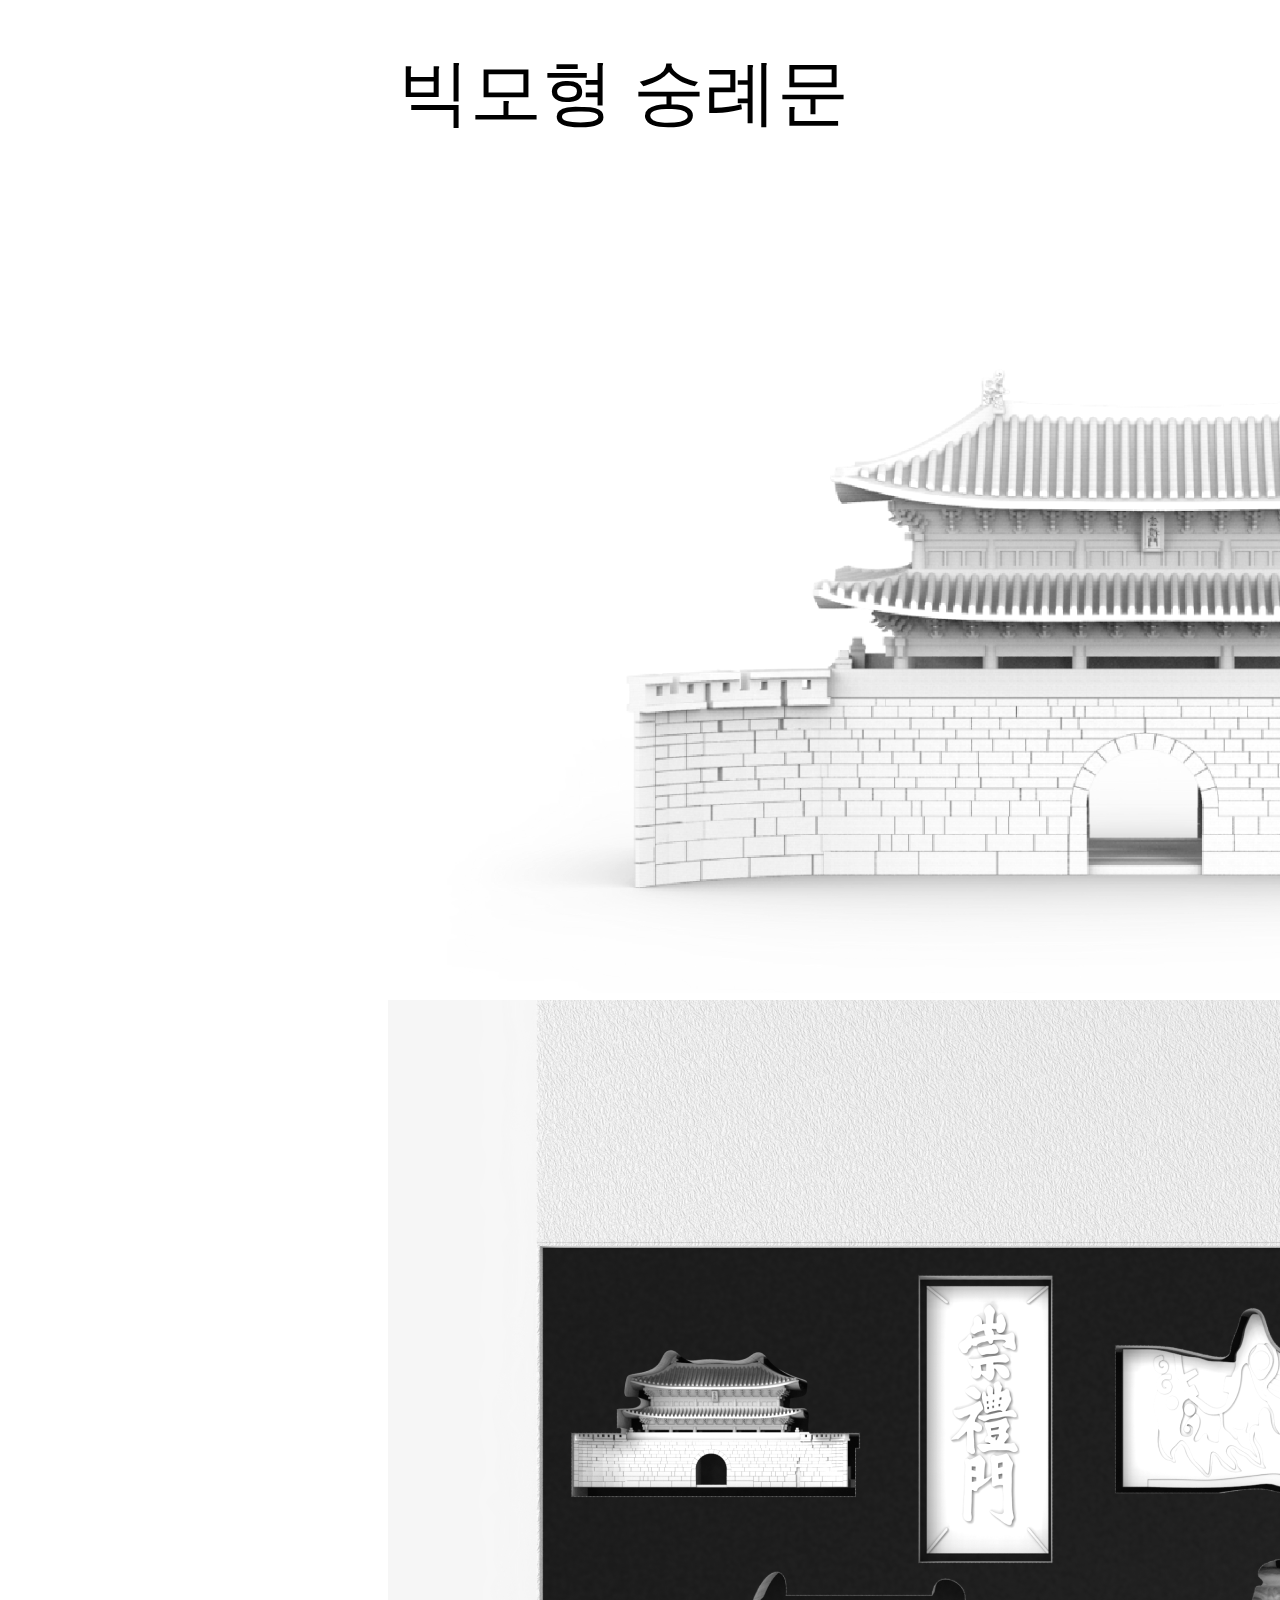
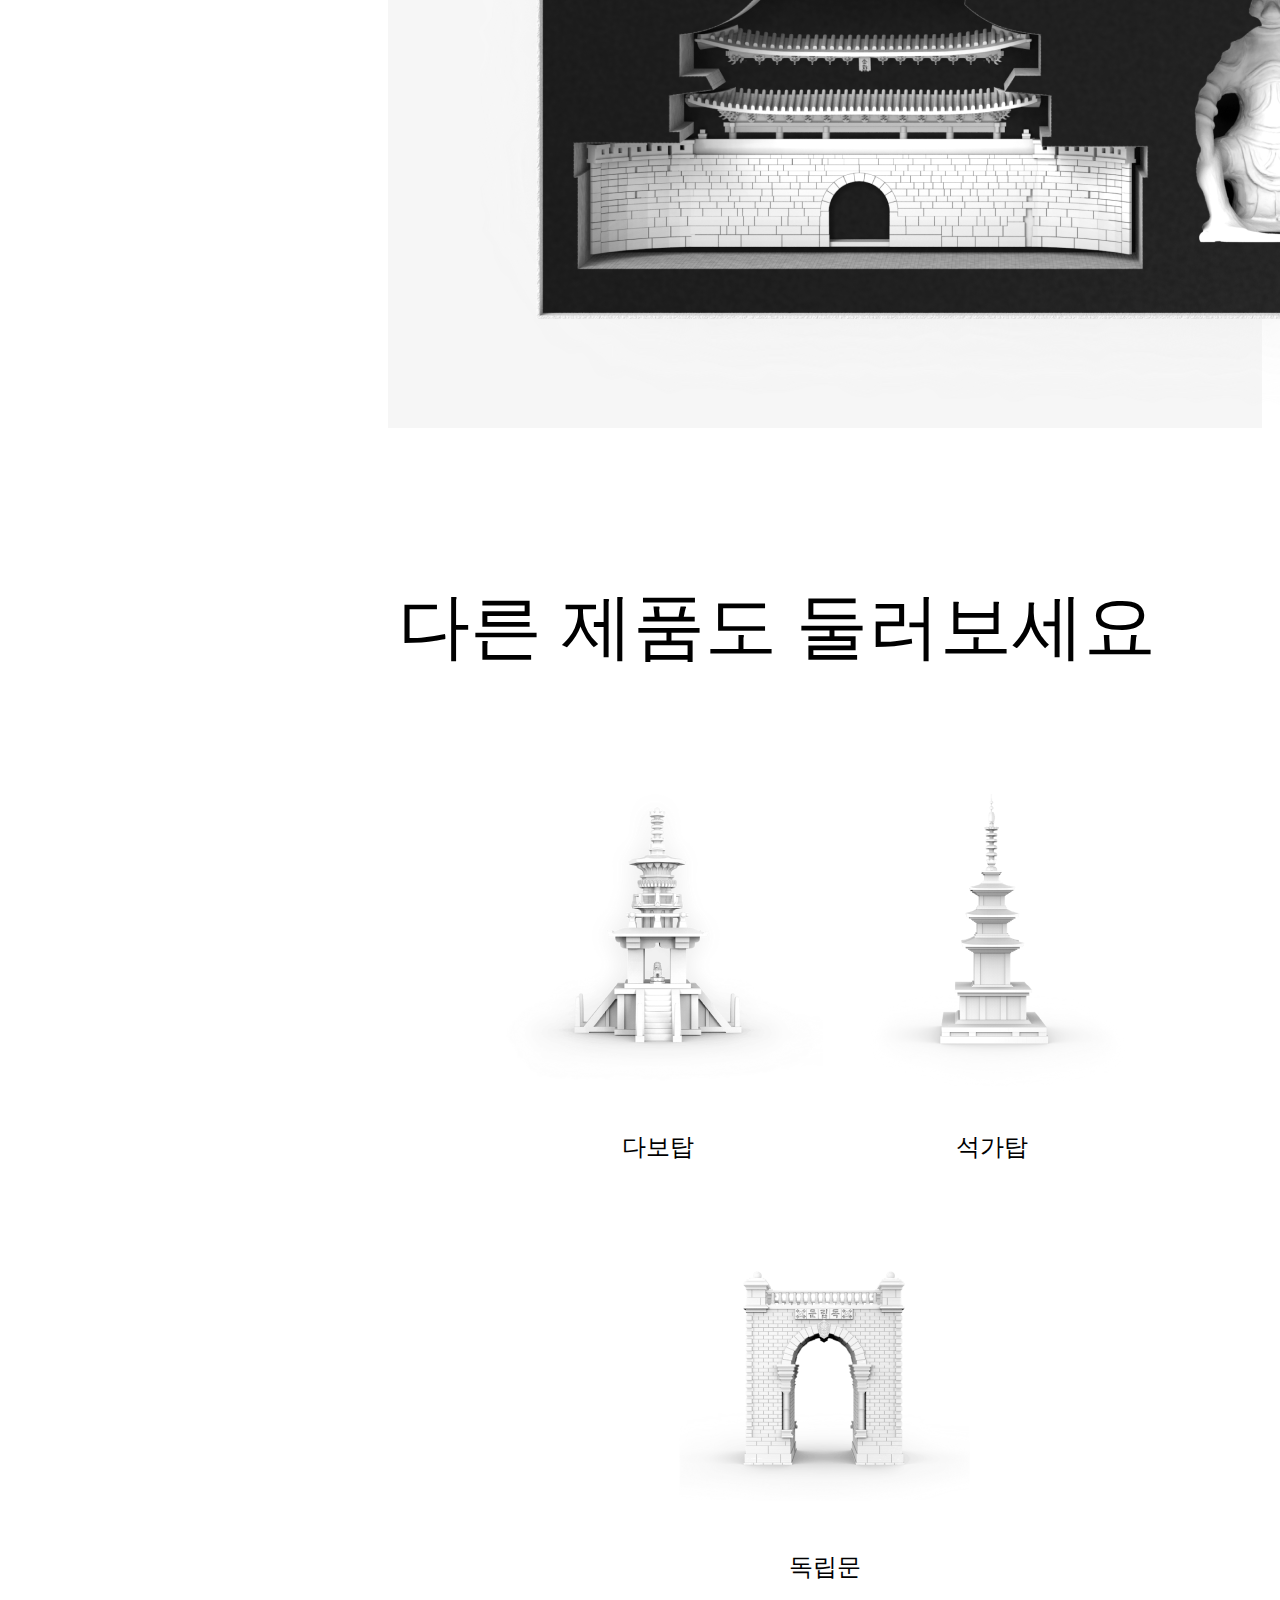
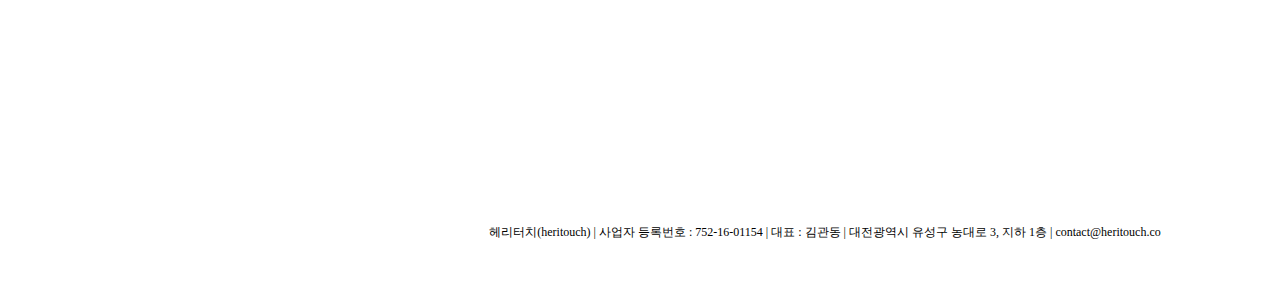
<file: sungnyemun.html>
<!DOCTYPE html>
<html lang="en">
<head>
    <meta charset="UTF-8">
    <meta name="viewport" content="width=device-width, initial-scale=1.0">
    <title>needit</title>
    <link rel="stylesheet" href="./style.css"/>
    <!-- CSS only -->
<link href="https://cdn.jsdelivr.net/npm/bootstrap@5.0.2/dist/css/bootstrap.min.css" rel="stylesheet" integrity="sha384-EVSTQN3/azprG1Anm3QDgpJLIm9Nao0Yz1ztcQTwFspd3yD65VohhpuuCOmLASjC" crossorigin="anonymous">
<link rel="preconnect" href="https://fonts.googleapis.com">
<link rel="preconnect" href="https://fonts.gstatic.com" crossorigin>
<link href="https://fonts.googleapis.com/css2?family=Poppins:wght@400;500;600&display=swap" rel="stylesheet">

</head>
<body>
    <div id="hamburger">
        <input class="burger-check" type="checkbox" id="burger-check" />
                <label class="burger-icon" for="burger-check">
                    <span class="burger-sticks"></span>
                </label>
                <div class="menu" style="width: 400px">
                    <div id="divider" class="menuChild" style="height: 100%">
                        
                    </div>
                    <div class="menuChild" style="width: 398px; padding-top: 10px;">
                        <ul >
                            <p>
                                needit.
                            </p>
                            <li><a href="index.html"><span style="font-family: Poppins; ">who we are</span></a></li>
                            <li><a href="teams.html">만드는 사람들</a></li>
                            <div id="horizontalDivider"></div>
                            
                    <p>
                        kit.
                    </p>
                    <li><a href="kit.html">점자명함</a></li>
                    <div id="horizontalDivider"></div>
        
                            <p>
                                knowit.
                            </p>
                            <li><a href="productIntro.html">제품 소개</a></li>
                            <li><a href="sungnyemun.html" style="color:rgb(202, 202, 202)">숭례문</a></li>
                            <li><a href="doknipmun.html" >독립문</a></li>
                            <li><a href="dabotap.html" >다보탑</a></li>
                            <li><a href="seokgatap.html">석가탑</a></li>
        
                            <div id="horizontalDivider"></div>
        
                            <p>
                                contact
                            </p>
                            <li><a href="contact.html">제품 문의</a></li>
                            <li><a href="client.html">함께한 사람들</a></li>
        
                            
                          </ul>
                    </div>
                    
        
                </div>
            </div>
      
    <div class="row" >
        <div class="col-sm-4" id=navWrapper>
            <div id="nav">
                <ul>
                    <p>
                        needit.
                    </p>
                    <li><a href="index.html"><span style="font-family: Poppins; ">who we are</span></a></li>
                    <li><a href="teams.html">만드는 사람들</a></li>
                    <div id="horizontalDivider"></div>
                    
                    <p>
                        kit.
                    </p>
                    <li><a href="kit.html">점자명함</a></li>
                    <div id="horizontalDivider"></div>

                    <p>
                        knowit.
                    </p>
                    <li><a href="productIntro.html">제품 소개</a></li>
                    <li><a href="sungnyemun.html" style="color:rgb(202, 202, 202)">숭례문</a></li>
                    <li><a href="doknipmun.html">독립문</a></li>
                    <li><a href="dabotap.html">다보탑</a></li>
                    <li><a href="seokgatap.html">석가탑</a></li>

                    <div id="horizontalDivider"></div>

                    <p>
                        contact
                    </p>
                    <li><a href="contact.html">제품 문의</a></li>
                    <li><a href="client.html">함께한 사람들</a></li>

                    
                  </ul>

            </div>
            <div id="divider" class="navDivider">
                
            </div>
            
        </div>
        <div class="col-sm-8" id="contentsWrapper" style="margin-top:0px">
            
            
                <p style="text-align:right; margin:0px ">
                    <img src="img/sung1.png" class="img-fluid" alt="product_image">
                </p>
                <div id="textWrapper">
                    <p id="title" style="position:absolute; top: 20px">숭례문</p>
                </div>
                
                <div id="horizontalDivider"></div>

                <div style="text-align: center; margin-top: 1em; margin-bottom: 1em;" >
                    <div class="dot"></div>
                    <div class="dot" style="background-color: rgb(202, 202, 202);"></div>
                    <div class="dot" style="background-color: rgb(202, 202, 202);"></div>
                </div>
                    

                
                    <div class="row">
                      <div class="col-xl">
                        <div id="textWrapper">
                            <p id="smallText" style="margin-top: 50px">전체 모양을 한 눈에 알 수 있는</p>
                            <p id="largerText">스몰 모형 숭례문</p>
                        </div>
                        
                      </div>
                      <div class="col-xl">
                        <img src="img/sung2.png" class="img-fluid"alt="braille">
                      </div>
                      
                    </div>
                    <div id="horizontalDivider"></div>

                <div style="text-align: center; margin-top: 1em; margin-bottom: 1em;" >
                    
                    <div class="dot" style="background-color: rgb(202, 202, 202);"></div>
                    <div class="dot"></div>
                    <div class="dot" style="background-color: rgb(202, 202, 202);"></div>
                </div>
                    

                <div id="textWrapper">
                    <p id="smallText" style="margin-top: 50px">디테일을 꼼꼼히 확인하는</p>
                    <p id="largerText">서브 모형 현판, 취두, 그리고 잡상</p>
                </div>
                <div style="text-align: center; margin-top: 1em; margin-bottom: 10em;" >
                    <div style="display:inline-block; margin: 1em;">
                        <img src="img/sung3-1.png" class="img-fluid"alt="braille">
                        <img src="img/sung3-2.png" class="img-fluid"alt="braille">
                        <img src="img/sung3-3.png" class="img-fluid"alt="braille">
                    </div>
                </div>

                <div id="horizontalDivider"></div>

                <div style="text-align: center; margin-top: 1em; margin-bottom: 1em;" >
                    
                    <div class="dot" style="background-color: rgb(202, 202, 202);"></div>
                    
                    <div class="dot" style="background-color: rgb(202, 202, 202);"></div>
                    <div class="dot"></div>
                </div>
                <div id="textWrapper">
                    <p id="smallText" style="margin-top: 50px">음성가이드와 함께 손과 귀로 전체를 어우르는</p>
                    <p id="largerText">빅모형 숭례문</p>
                </div>
                <div class="text-center">
                    <img src="img/sung4.png" class="img-fluid"alt="sungnyemun">
                </div>

                <div style="background-color: #f6f6f6;"class="text-center">
                    <img src="img/sung5.png" class="img-fluid"alt="sungnyemun">
                </div>

                <div id="textWrapper">
                    <p id="largerText" style="margin-top: 2em;">
                        다른 제품도 둘러보세요
                    </p>
                </div>


                <div style="text-align: center; margin-top: 1em; margin-bottom: 10em;" >
                    <div class="contentsWrapper" style="display:inline-block; margin: 1em;">
                        
                    <div  style="display:inline-block">
                        <a href="dabotap.html">
                            <img src="img/da.png" class="img-fluid"alt="다보탑">
                        </a>
                        
                        <p id="smallText"><a href="dabotap.html">다보탑</a></p>
                    </div>
                    <div  style="display:inline-block">
                        <a href="seokgatap.html">
                            <img src="img/seok.png" class="img-fluid"alt="석가탑">
                        </a>
                        
                        <p id="smallText"><a href="seokgatap.html">석가탑</a></p>
                </div>
                <div  style="display:inline-block">
                    <a href="doknipmun.html">
                        <img src="img/dok.png" class="img-fluid"alt="독립문">
                    </a>
                    
                    <p id="smallText"><a href="doknipmun.html">독립문</a></p>
            </div>
                    </div>
                </div>
                <p id="smallText" style=
            " text-align: center; margin:0px; padding: 40px; font-size: 12px">헤리터치(heritouch) | 사업자 등록번호 : 752-16-01154 | 대표 : 김관동 | 대전광역시 유성구 농대로 3, 지하 1층 | contact@heritouch.co</p>
                </div>
                
                  

                    
                

                
            
            










                    
                        
                        
                    
                
                
                
                
                

                
                

            </div>


            




    
        
</body>
</html>
</file>
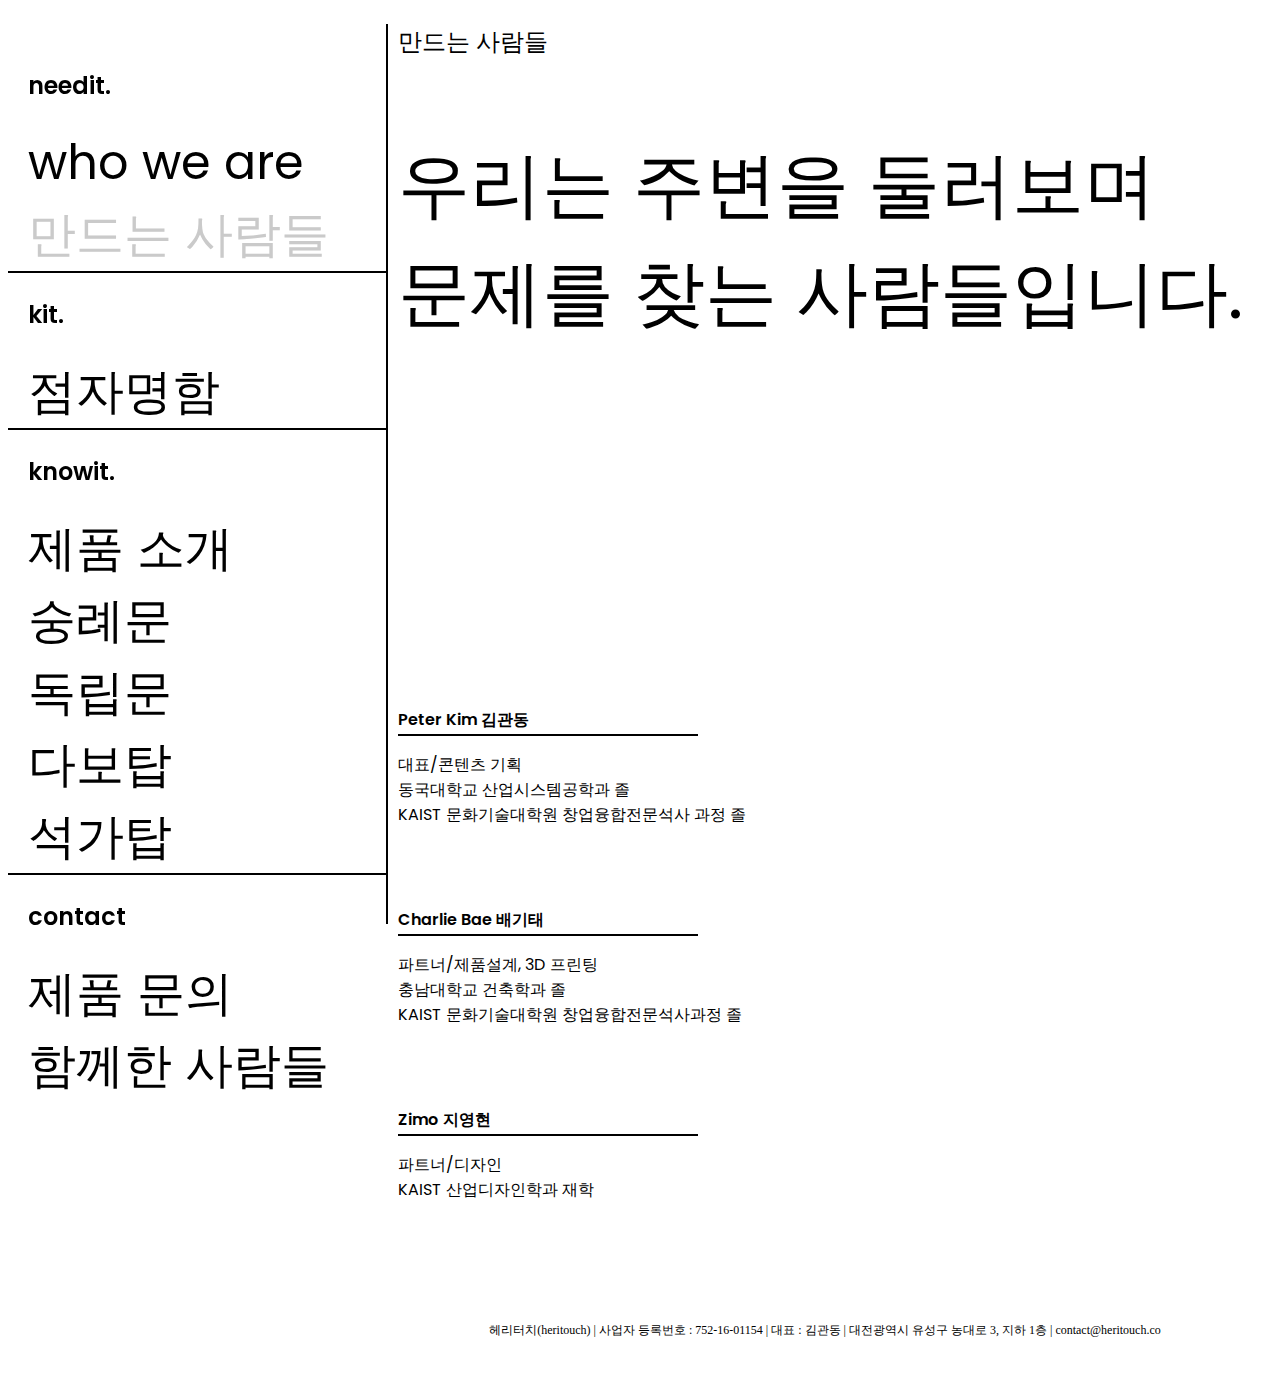
<file: teams.html>
<!DOCTYPE html>
<html lang="en">
<head>
    <meta charset="UTF-8">
    <meta name="viewport" content="width=device-width, initial-scale=1.0">
    <title>needit</title>
    <link rel="stylesheet" href="./style.css"/>
    <!-- CSS only -->
<link href="https://cdn.jsdelivr.net/npm/bootstrap@5.0.2/dist/css/bootstrap.min.css" rel="stylesheet" integrity="sha384-EVSTQN3/azprG1Anm3QDgpJLIm9Nao0Yz1ztcQTwFspd3yD65VohhpuuCOmLASjC" crossorigin="anonymous">
<link rel="preconnect" href="https://fonts.googleapis.com">
<link rel="preconnect" href="https://fonts.gstatic.com" crossorigin>
<link href="https://fonts.googleapis.com/css2?family=Poppins:wght@400;500;600&display=swap" rel="stylesheet">

</head>
<body>
    <div id="hamburger">
        <input class="burger-check" type="checkbox" id="burger-check" />
                <label class="burger-icon" for="burger-check">
                    <span class="burger-sticks"></span>
                </label>
                <div class="menu" style="width: 400px">
                    <div id="divider" class="menuChild" style="height: 100%">
                        
                    </div>
                    <div class="menuChild" style="width: 398px; padding-top: 10px;">
                        <ul >
                            <p>
                                needit.
                            </p>
                            <li><a href="index.html"><span style="font-family: Poppins; ">who we are</span></a></li>
                            <li><a href="teams.html" style="color:rgb(202, 202, 202)">만드는 사람들</a></li>
                            <div id="horizontalDivider"></div>
                            
                    <p>
                        kit.
                    </p>
                    <li><a href="kit.html">점자명함</a></li>
                    <div id="horizontalDivider"></div>
        
                            <p>
                                knowit.
                            </p>
                            <li><a href="productIntro.html">제품 소개</a></li>
                            <li><a href="sungnyemun.html">숭례문</a></li>
                            <li><a href="doknipmun.html" >독립문</a></li>
                            <li><a href="dabotap.html" >다보탑</a></li>
                            <li><a href="seokgatap.html">석가탑</a></li>
        
                            <div id="horizontalDivider"></div>
        
                            <p>
                                contact
                            </p>
                            <li><a href="contact.html">제품 문의</a></li>
                            <li><a href="client.html">함께한 사람들</a></li>
        
                            
                          </ul>
                    </div>
                    
        
                </div>
            </div>
      
    <div class="row" >
        <div class="col-sm-4" id=navWrapper>
            <div id="nav">
                <ul>
                    <p>
                        needit.
                    </p>
                    <li><a href="index.html"><span style="font-family: Poppins; ">who we are</span></a></li>
                    <li><a href="teams.html" style="color:rgb(202, 202, 202)">만드는 사람들</a></li>
                    <div id="horizontalDivider"></div>
                    
                    <p>
                        kit.
                    </p>
                    <li><a href="kit.html">점자명함</a></li>
                    <div id="horizontalDivider"></div>

                    <p>
                        knowit.
                    </p>
                    <li><a href="productIntro.html" style="font-family: Poppins; " >제품 소개</a></li>
                    <li><a href="sungnyemun.html">숭례문</a></li>
                    <li><a href="doknipmun.html">독립문</a></li>
                    <li><a href="dabotap.html">다보탑</a></li>
                    <li><a href="seokgatap.html">석가탑</a></li>

                    <div id="horizontalDivider"></div>

                    <p>
                        contact
                    </p>
                    <li><a href="contact.html">제품 문의</a></li>
                    <li><a href="client.html">함께한 사람들</a></li>

                    
                  </ul>

            </div>
            <div id="divider" class="navDivider">
                
            </div>
            
        </div>
        <div class="col-sm-8" id=contentsWrapper>
            <div id="textWrapper" style="margin-bottom: 40vh;">
                <p id="title">
                    만드는 사람들
                </p>
                <p id="largerText">
                   우리는 주변을 둘러보며<br>
                   문제를 찾는 사람들입니다.
                </p>
                
            </div>


            <div id="textWrapper">

                <div class="row align-items-start">
                  <div class="col-xl" style="margin-bottom: 5em;">
                    <p style="font-weight: 600; margin-bottom: 2px;">Peter Kim 김관동</p>
                        <div id="horizontalDivider" style="width: 300px"></div>
                        <p>

                            대표/콘텐츠 기획<br>동국대학교 산업시스템공학과 졸<br>KAIST 문화기술대학원 창업융합전문석사 과정 졸
                        </p>
                  </div>
                  <div class="col-xl"style="margin-bottom: 5em;">
                    <p style="font-weight: 600; margin-bottom: 2px;">Charlie Bae  배기태</p>
                    <div id="horizontalDivider" style="width: 300px"></div>
                            <p>
    
                                파트너/제품설계, 3D 프린팅<br>충남대학교 건축학과 졸<br>KAIST 문화기술대학원 창업융합전문석사과정 졸
                            </p>
                  </div>
                  <div class="col-xl"style="margin-bottom: 5em;">
                    <p style="font-weight: 600; margin-bottom: 2px;">Zimo  지영현</p>
                    <div id="horizontalDivider" style="width: 300px"></div>
                        <p>

                            파트너/디자인<br>KAIST 산업디자인학과 재학
                        </p>
                  </div>
                </div>
            </div>
                
              




            <p id="smallText" style=
            " text-align: center; margin:0px; padding: 40px; font-size: 12px;">헤리터치(heritouch) | 사업자 등록번호 : 752-16-01154 | 대표 : 김관동 | 대전광역시 유성구 농대로 3, 지하 1층 | contact@heritouch.co</p>
                </div>

            






            

                    
                
                
                
                
                

                
                

    </div>


            




        </div>


        
    </div>
    
        
</body>
</html>
</file>
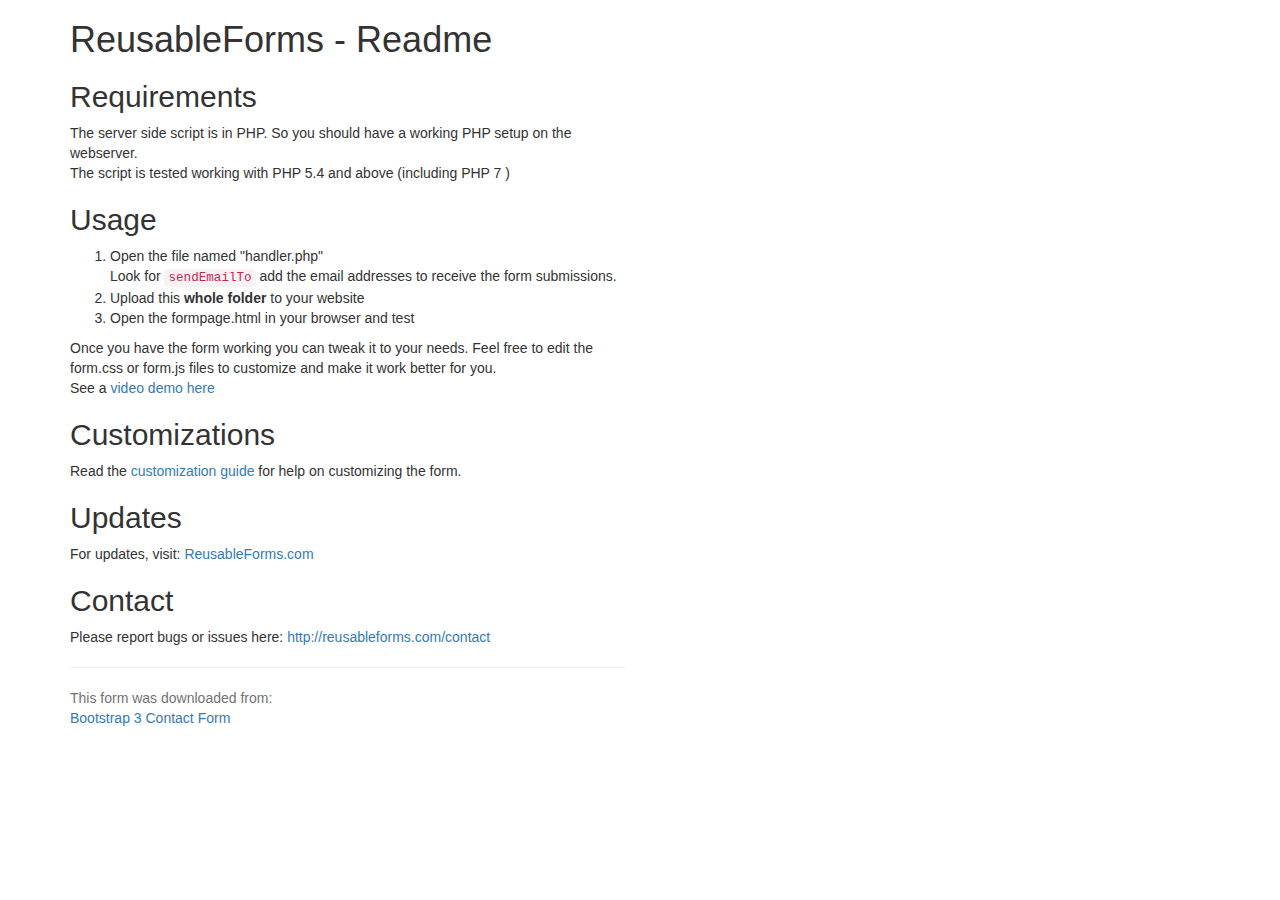
<file: bootstrap-3-contact-form/readme.html>
<!doctype html>

<html lang="en">
<head>
  <meta charset="utf-8">

  <title>Reusable Form Readme First</title>
  <!-- Latest compiled and minified CSS -->
<link rel="stylesheet" href="https://maxcdn.bootstrapcdn.com/bootstrap/3.3.7/css/bootstrap.min.css" >

</head>

<body>
<div class="container">
<div class="row">
<div class="col-md-6">
<h1>ReusableForms - Readme</h1>

<h2>Requirements</h2>
The server side script is in PHP. So you should have a working PHP setup on the webserver.
<p>
The script is tested working with PHP 5.4 and above (including PHP 7 )
</p>

<h2>Usage</h2>
<ol>
<li>Open the file named "handler.php" <br/> Look for <code>sendEmailTo</code> add the email addresses to receive the form submissions.</li>
<li>Upload this <strong>whole folder</strong> to your website</li>
<li>Open the formpage.html in your browser and test</li>
</ol>
Once you have the form working you can tweak it to your needs. Feel free to edit the form.css or form.js files to customize and make it work better for you.
<p>
See a <a href="https://youtu.be/jAr4ZtLnmn0">video demo here</a>
</p>
<h2>Customizations</h2>
Read the <a href="http://reusableforms.com/doc/customization">customization guide</a> for help on customizing the form.

<h2>Updates</h2>
For updates, visit: <a href="http://reusableforms.com">ReusableForms.com</a>

<h2>Contact</h2>
Please report bugs or issues here:
<a href="http://reusableforms.com/contact">http://reusableforms.com/contact</a>
<p></p>
<hr/>
<p class="help-block">
This form was downloaded from:<br/>
<a href="http://reusableforms.com/d/e2/bootstrap-3-contact-form">Bootstrap 3 Contact Form</a>
</p>

</div>
</div>
</div>
</body>
</html>
</file>
<file: style.css>
body, html {cursor: url(./img/cursor.cur), auto}

*{
    font-family: Poppins;
font-style: normal;
font-weight: normal;
}

ul{
    list-style: none;
    
    padding:0px!important; 
    }

#nav{
    margin-top: 20px;
}
#nav a {
    margin-left:20px;
    color:black;
    text-decoration: none;
    font-size: 48px;
}

#nav p {
    font-family: Poppins;
font-style: normal;
font-weight: 600;
font-size: 24px;
margin-left: 20px;
}

.menu a {
    text-decoration: none;
    color: black;
}

.menu a:hover {
    color:rgb(202, 202, 202)
}
.menuChild{
    display:inline-block;
    float:left;
}
.menu p {
    padding-left: 10px;
}
.menu li {
    padding-left: 10px;
    font-size: 24px;
}



#navWrapper{
    position:fixed;
    height: 100vh;
    width: 380px;
    display:flex;
    justify-content: space-between;
    padding-right: 0px;
    
}
#contentsWrapper{
    margin-left: 380px;
    width: calc(100% - 390px);
    margin-top: 20px;
    padding: 0px;
    right: 0px;
    
}
#nav{
    /* background-color: antiquewhite; */
    width: 100%;
}
#divider{
    background-color: black;
    width: 2px;
    padding: 0px;
}

#horizontalDivider{
    background-color: black;
    width: 100%;
    height:2px;
}

#title{
    font-family: Poppins;
font-style: normal;
font-weight: 500;
font-size: 24px;

}

#titleEng{
    font-family: Poppins;
font-style: normal;
font-weight: 500;
font-size: 24px;
}


#largerText{
    font-family: Poppins;
font-style: normal;
font-weight: normal;
font-size: 72px;
}

#largerTextEng{
    font-family: Poppins;
font-style: normal;
font-weight: normal;
font-size: 72px;
}

#textWrapper{
    margin-left: 10px;
    margin-right: 10px;
}





#largeText{
    font-family: Apple SD Gothic Neo;
    font-style: normal;
    font-weight: normal;
    font-size: 64px; 
}

#largeTextEng{
    font-family: Poppins;
font-style: normal;
font-weight: normal;
font-size: 64px;
}

#smallText{
    font-family: Apple SD Gothic Neo;
font-style: normal;
font-weight: normal;
font-size: 24px;
}

#smallTextEng{
    font-family: Poppins;
font-style: normal;
font-weight: normal;
font-size: 24px;
}


.dot{
    background-color: rgb(0, 0, 0); width: 18px; height: 18px;
    display:inline-block;
    border-radius: 50%;
    margin:1em;
}

.logo{
    margin: 20px;
    width: 100%;
}

p a{
    text-decoration: none;
    color: black
}

p a:hover{
    color:rgb(202, 202, 202)
}

#hamburger{
    display: none;
}


.kit{
  width: 70%;
}


@media only screen and (max-width : 1500px) {
  
  .manual{
    width:auto;
  }
}


.columnKit {
  float: left;
  width: 50%;
  padding: 10px;
  margin-bottom: 5em;
  
}

.rowKit {
  width: 70%;
}

/* Clear floats after the columns */
.rowKit:after {
  content: "";
  display: table;
  clear: both;
}

/* Responsive layout - makes the two columns stack on top of each other instead of next to each other */
@media screen and (max-width: 600px) {
  .columnKit {
    width: 100%;
  }
}



@media only screen and (max-width : 980px) {
  .rowKit{
    width: 80%;
  }

    
  
  .sentence1{
        margin-bottom: 70vh;
    }
    
    .dot{
        background-color: rgb(0, 0, 0); width: 10px; height: 10px;
        display:inline-block;
        border-radius: 50%;
        margin:0.5em;
    }

    #hamburger{
        display:block;
        
    }

    #textWrapper{
        padding-left: 20px;
    }
    
    
   #nav {
       display: none;
   } 

   .navDivider{
       display: none;
   }


   #contentsWrapper{
       margin-left:0px;
       width: 100%;
       
   }

   #title{
    font-family: Poppins;
    font-style: normal;
    font-weight: 500;
    font-size: 16px;
    }

    #titleEng{
        font-family: Poppins;
    font-style: normal;
    font-weight: 500;
    font-size: 16px;
    }
   #largeText{
    font-family: Apple SD Gothic Neo;
    font-style: normal;
    font-weight: normal;
    font-size: 24px; 
    }   

    #largeTextEng{
        font-family: Poppins;
    font-style: normal;
    font-weight: normal;
    font-size: 24px;
    }

   #largerText{
    font-family: Apple SD Gothic Neo;
    font-style: normal;
    font-weight: normal;
    font-size: 32px; 
    }   

    #largerTextEng{
        font-family: Poppins;
    font-style: normal;
    font-weight: normal;
    font-size: 32px;
    }

    #smallText{
        font-family: Apple SD Gothic Neo;
    font-style: normal;
    font-weight: normal;
    font-size: 16px;
    }

    #smallTextEng{
        font-family: Poppins;
    font-style: normal;
    font-weight: normal;
    font-size: 16px;
    }

}




.menu {
    position: fixed;
    top: 0;
    right: 0;
    height: 100%;
    max-width: 0;
    transition: 0.5s ease;
    z-index: 1;
    background-color: white;
  }
  
  .burger-icon {
    cursor: pointer;
    display: inline-block;
    position: fixed;
    z-index: 2;
    padding: 8px;
    top: 20px;
    right: 20px;
    user-select: none;
    width: auto;
    margin: 0;
  }
  
  .burger-icon .burger-sticks {
    background: #333;
    display: block;
    height: 2px;
    position: relative;
    transition: background .2s ease-out;
    width: 18px;
  }
  
  .burger-icon .burger-sticks:before,
  .burger-icon .burger-sticks:after {
    background: #333;
    content: '';
    display: block;
    height: 100%;
    position: absolute;
    transition: all .2s ease-out;
    width: 100%;
  }
  
  .burger-icon .burger-sticks:before {
    top: 5px;
  }
  
  .burger-icon .burger-sticks:after {
    top: -5px;
  }
  
  .burger-check {
    display: none;
  }
  
  .burger-check:checked~.menu {
    max-width: 400px;
  }
  
  .burger-check:checked~.burger-icon .burger-sticks {
    background: transparent;
  }
  
  .burger-check:checked~.burger-icon .burger-sticks:before {
    transform: rotate(-45deg);
  }
  
  .burger-check:checked~.burger-icon .burger-sticks:after {
    transform: rotate(45deg);
  }
  
  .burger-check:checked~.burger-icon:not(.steps) .burger-sticks:before,
  .burger-check:checked~.burger-icon:not(.steps) .burger-sticks:after {
    top: 0;
  }
  





.arrow {
  z-index: 1000;
  opacity: 1;
  position: absolute;
  right:10px;
  top: 30vh;

}

.circle {
  transform: translate(50%, -50%) rotate(0deg);
  transform-origin: center;

}




.draw-in {
  stroke-dasharray: 1000;
  stroke-dashoffset: 10;
  animation: draw 10s ease-in-out alternate infinite;
}

@keyframes draw {
  from {
    stroke-dashoffset: 0;
  }

  to {
    stroke-dashoffset: 1000;
  }
}

.item-to {
  animation-duration: 5s;
  animation-iteration-count: infinite;
  transform-origin: bottom;
}

.bounce-1 {
  animation-name: bounce-1;
  animation-timing-function: ease;
}

.bounce-2 {
  animation-name: bounce-2;
  animation-timing-function: ease;
}

.bounce-3 {
  animation-name: bounce-3;
  animation-timing-function: ease;
}

@keyframes bounce-1 {
  0% {
    transform: translateY(0);
  }
  50% {
    transform: translateY(50px);
  }
  100% {
    transform: translateY(0);
  }
}

@keyframes bounce-2 {
  0% {
    transform: translateY(0);
  }
  50% {
    transform: translateY(-30px);
  }
  100% {
    transform: translateY(0);
  }
}

@keyframes bounce-3 {
  0% {
    transform: translateY(0);
  }
  50% {
    transform: translateY(30px);
  }
  100% {
    transform: translateY(0);
  }
}
</file>
